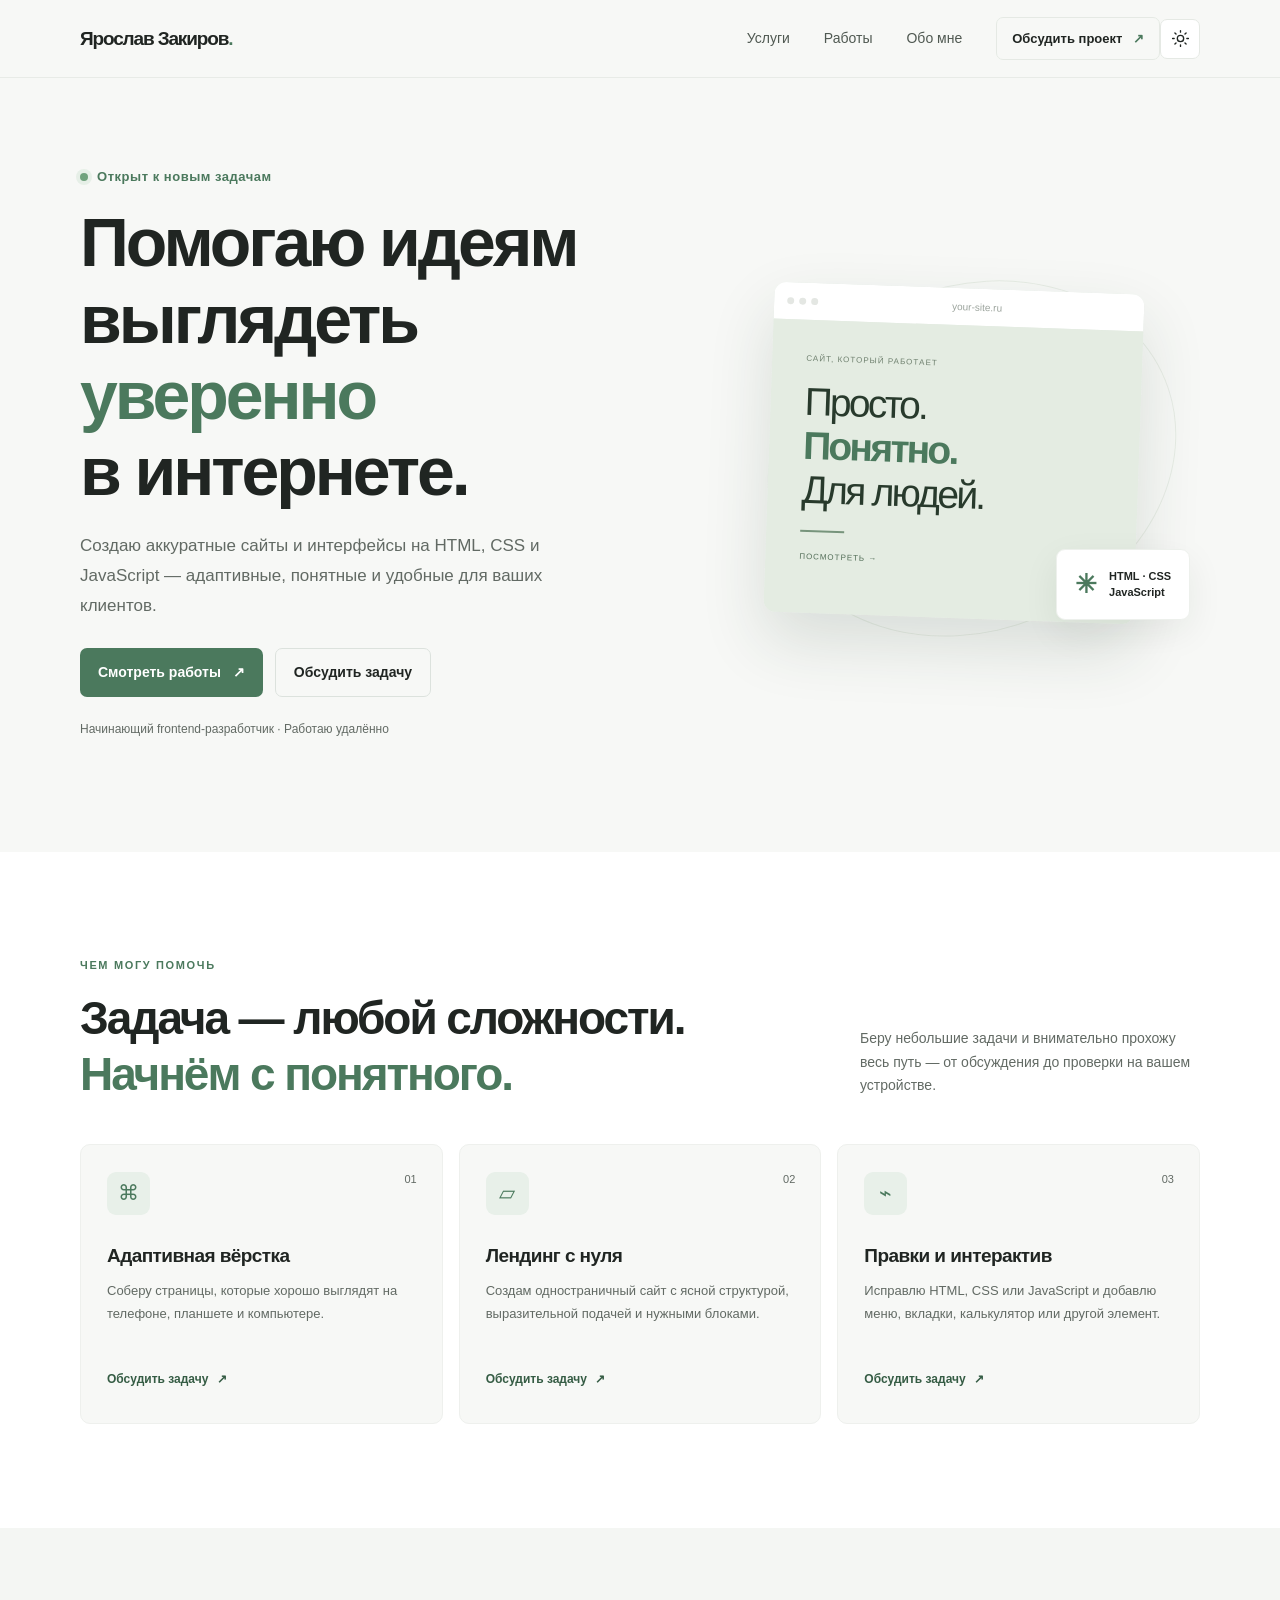
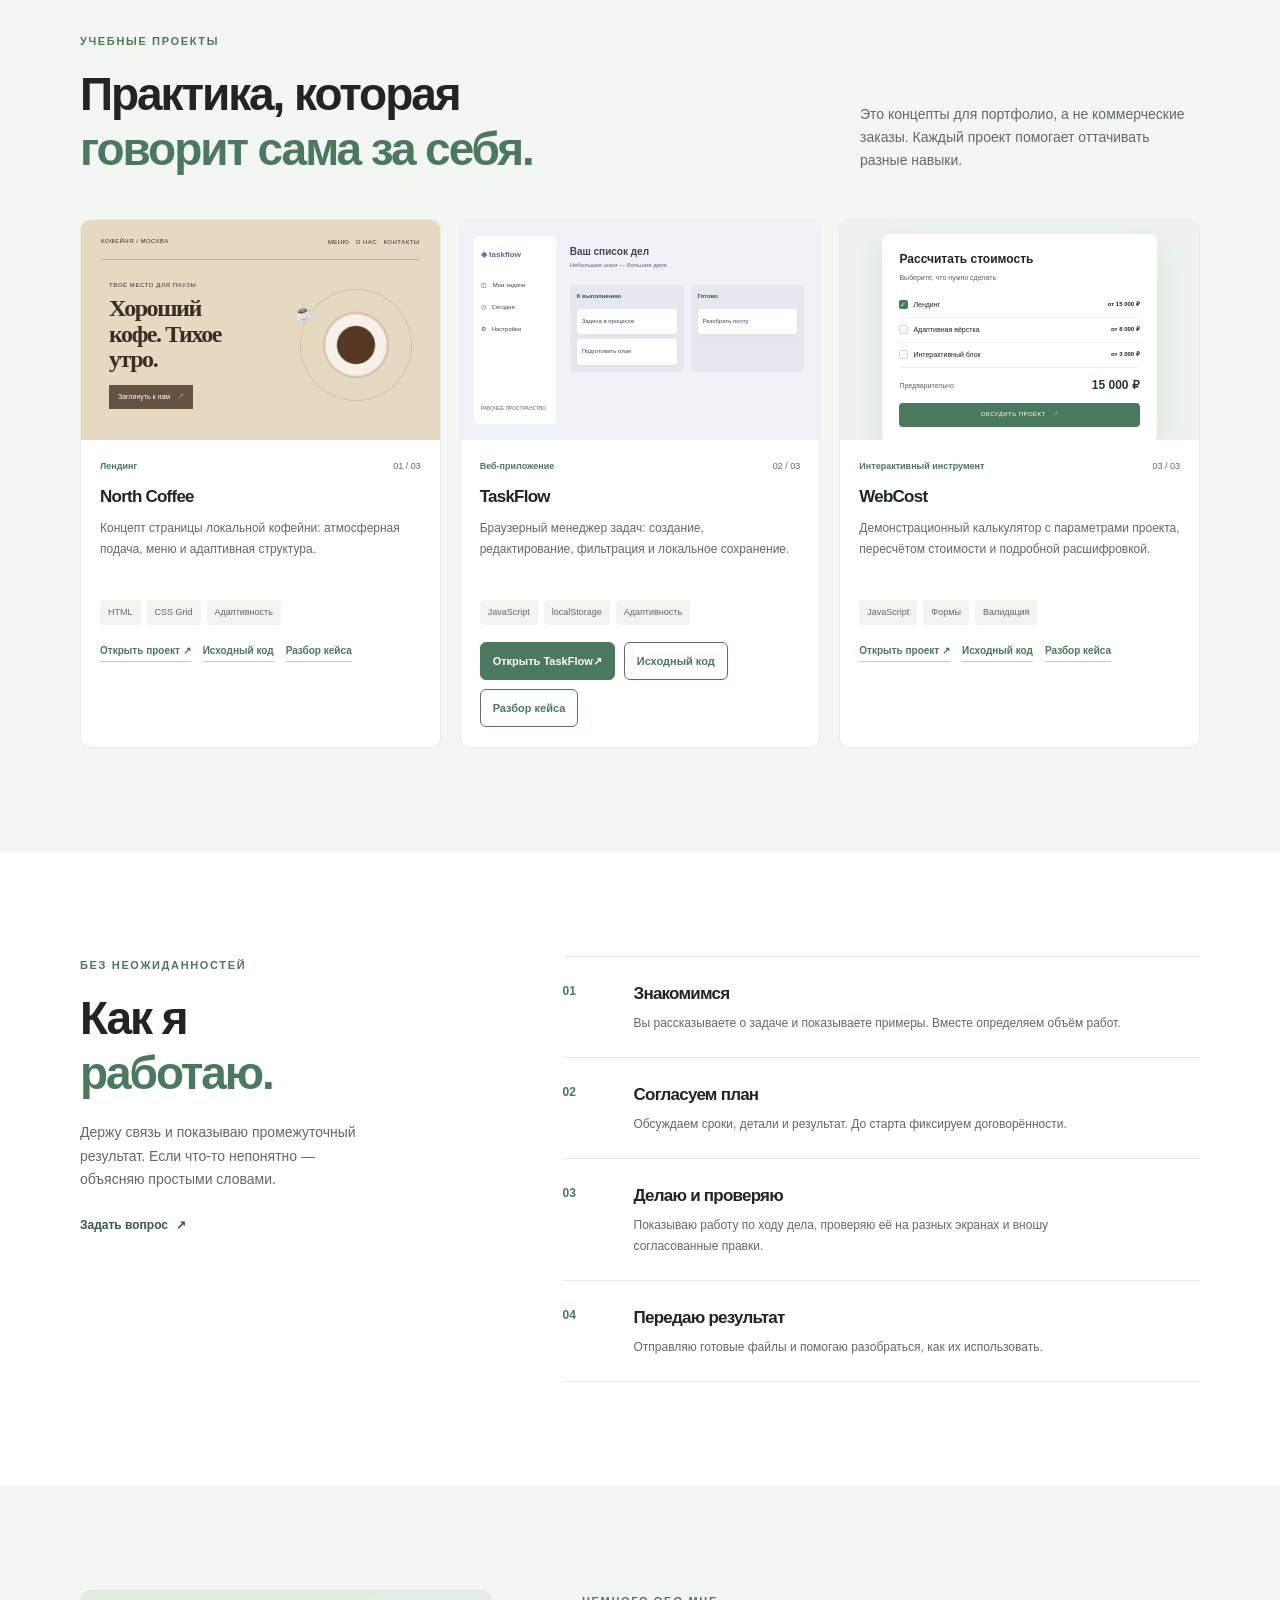
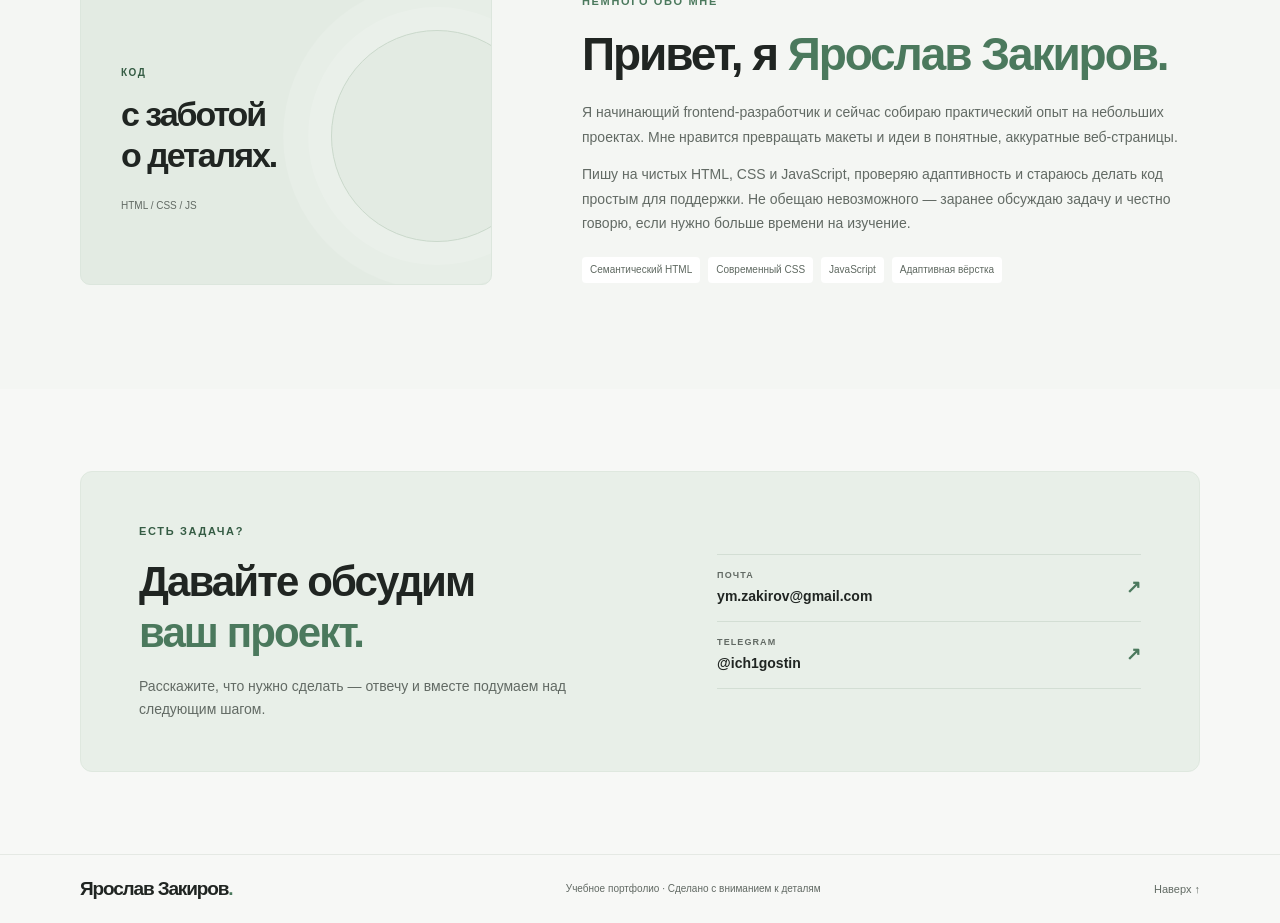
<file: index.html>
<!doctype html>
<html lang="ru">
<head><meta charset="utf-8">
<meta http-equiv="Content-Security-Policy" content="default-src 'self'; script-src 'self'; style-src 'self' 'unsafe-inline' https://fonts.googleapis.com; font-src https://fonts.gstatic.com; img-src 'self' data: https://images.unsplash.com; connect-src 'self' https://images.unsplash.com; base-uri 'self'; object-src 'none'; form-action 'self'">
<meta name="referrer" content="strict-origin-when-cross-origin">
<meta name="robots" content="index, follow">
<meta name="viewport" content="width=device-width, initial-scale=1">
<meta name="description" content="Начинающий frontend-разработчик. Адаптивная вёрстка, лендинги и доработка сайтов на HTML, CSS и JavaScript.">
<meta name="theme-color" content="#f7f8f6">
<meta property="og:type" content="website">
<meta property="og:locale" content="ru_RU">
<meta property="og:site_name" content="Портфолио Ярослава Закирова">
<meta property="og:title" content="Ярослав Закиров — frontend-разработчик">
<meta property="og:description" content="Начинающий frontend-разработчик. Адаптивная вёрстка, лендинги и доработка сайтов на HTML, CSS и JavaScript.">
<meta property="og:url" content="https://fsdfsdfsdf137-ai.github.io/">
<meta property="og:image" content="https://fsdfsdfsdf137-ai.github.io/og-image.png">
<meta property="og:image:type" content="image/png">
<meta property="og:image:width" content="1200">
<meta property="og:image:height" content="630">
<meta property="og:image:alt" content="Портфолио Ярослава Закирова — frontend-разработчик">
<meta name="twitter:card" content="summary_large_image">
<meta name="twitter:title" content="Ярослав Закиров — frontend-разработчик">
<meta name="twitter:description" content="Начинающий frontend-разработчик. Адаптивная вёрстка, лендинги и доработка сайтов на HTML, CSS и JavaScript.">
<meta name="twitter:image" content="https://fsdfsdfsdf137-ai.github.io/og-image.png">
<link rel="canonical" href="https://fsdfsdfsdf137-ai.github.io/">
<link rel="icon" type="image/svg+xml" href="favicon.svg">
<link rel="apple-touch-icon" href="apple-touch-icon.png">
<title>Ярослав Закиров — frontend-разработчик</title>
<link rel="preconnect" href="https://fonts.googleapis.com">
<link rel="preconnect" href="https://fonts.gstatic.com" crossorigin>
<link href="https://fonts.googleapis.com/css2?family=DM+Sans:wght@400;500;600;700&family=Manrope:wght@400;500;600;700;800&display=swap" rel="stylesheet">
<link rel="stylesheet" href="css/style.css">
<script src="js/main.js" defer></script></head>
<body>
  <a class="skip-link" href="#main">Перейти к содержимому</a>
  <header class="site-header">
    <div class="container header-inner">
      <a class="brand" href="#home" aria-label="Ярослав Закиров — на главную">Ярослав Закиров<span>.</span></a>
      <button class="theme-toggle" type="button" aria-label="&#1042;&#1082;&#1083;&#1102;&#1095;&#1080;&#1090;&#1100;&#32;&#1090;&#1105;&#1084;&#1085;&#1091;&#1102;&#32;&#1090;&#1077;&#1084;&#1091;" aria-pressed="false" title="&#1057;&#1084;&#1077;&#1085;&#1080;&#1090;&#1100;&#32;&#1090;&#1077;&#1084;&#1091;">
        <svg class="theme-icon theme-icon-sun" viewBox="0 0 24 24" aria-hidden="true"><circle cx="12" cy="12" r="4"></circle><path d="M12 2v2m0 16v2M4.93 4.93l1.42 1.42m11.3 11.3 1.42 1.42M2 12h2m16 0h2M4.93 19.07l1.42-1.42m11.3-11.3 1.42-1.42"></path></svg>
        <svg class="theme-icon theme-icon-moon" viewBox="0 0 24 24" aria-hidden="true"><path d="M20.5 14.2A8.5 8.5 0 0 1 9.8 3.5 8.5 8.5 0 1 0 20.5 14.2Z"></path></svg>
      </button>
      <button class="menu-toggle" type="button" aria-expanded="false" aria-controls="site-nav" aria-label="Открыть меню"><span></span><span></span></button>
      <nav class="site-nav" id="site-nav" aria-label="Основная навигация">
        <a href="#services">Услуги</a><a href="#projects">Работы</a><a href="#about">Обо мне</a>
        <a class="nav-contact" href="#contacts">Обсудить проект <span aria-hidden="true">↗</span></a>
      </nav>
    </div>
  </header>
  <main id="main">
    <section class="hero section" id="home" aria-labelledby="hero-title"><div class="container hero-grid">
      <div class="hero-copy"><p class="eyebrow"><span class="status-dot"></span> Открыт к новым задачам</p>
        <h1 id="hero-title">Помогаю идеям<br>выглядеть <span>уверенно</span><br>в интернете.</h1>
        <p class="hero-description">Создаю аккуратные сайты и интерфейсы на HTML, CSS и JavaScript — адаптивные, понятные и удобные для ваших клиентов.</p>
        <div class="hero-actions"><a class="button button-primary" href="#projects">Смотреть работы <span aria-hidden="true">↗</span></a><a class="button button-secondary" href="#contacts">Обсудить задачу</a></div>
        <p class="hero-note">Начинающий frontend-разработчик · Работаю удалённо</p>
      </div>
      <div class="hero-visual" aria-hidden="true"><div class="visual-card visual-card-main"><div class="visual-top"><span></span><span></span><span></span><i>your-site.ru</i></div><div class="visual-content"><div class="visual-label">САЙТ, КОТОРЫЙ РАБОТАЕТ</div><div class="visual-title">Просто.<br><b>Понятно.</b><br>Для людей.</div><div class="visual-line"></div><div class="visual-link">ПОСМОТРЕТЬ →</div></div></div><div class="visual-badge"><span class="badge-icon">✳</span><span>HTML · CSS<br>JavaScript</span></div><div class="visual-orbit"></div></div>
    </div></section>
    <section class="section services-section" id="services" aria-labelledby="services-title"><div class="container">
      <div class="section-heading"><div><p class="eyebrow">ЧЕМ МОГУ ПОМОЧЬ</p><h2 id="services-title">Задача — любой сложности.<br><span>Начнём с понятного.</span></h2></div><p class="section-aside">Беру небольшие задачи и внимательно прохожу весь путь — от обсуждения до проверки на вашем устройстве.</p></div>
      <div class="services-grid">
        <article class="service-card"><span class="service-number">01</span><div class="service-icon" aria-hidden="true">⌘</div><h3>Адаптивная вёрстка</h3><p>Соберу страницы, которые хорошо выглядят на телефоне, планшете и компьютере.</p><a href="#contacts" class="text-link">Обсудить задачу <span aria-hidden="true">↗</span></a></article>
        <article class="service-card"><span class="service-number">02</span><div class="service-icon" aria-hidden="true">▱</div><h3>Лендинг с нуля</h3><p>Создам одностраничный сайт с ясной структурой, выразительной подачей и нужными блоками.</p><a href="#contacts" class="text-link">Обсудить задачу <span aria-hidden="true">↗</span></a></article>
        <article class="service-card"><span class="service-number">03</span><div class="service-icon" aria-hidden="true">⌁</div><h3>Правки и интерактив</h3><p>Исправлю HTML, CSS или JavaScript и добавлю меню, вкладки, калькулятор или другой элемент.</p><a href="#contacts" class="text-link">Обсудить задачу <span aria-hidden="true">↗</span></a></article>
      </div>
    </div></section>
    <section class="section projects-section" id="projects" aria-labelledby="projects-title"><div class="container">
      <div class="section-heading"><div><p class="eyebrow">УЧЕБНЫЕ ПРОЕКТЫ</p><h2 id="projects-title">Практика, которая<br><span>говорит сама за себя.</span></h2></div><p class="section-aside">Это концепты для портфолио, а не коммерческие заказы. Каждый проект помогает оттачивать разные навыки.</p></div>
      <div class="projects-grid">
        <article class="project-card"><div class="project-preview cafe-preview" role="img" aria-label="Макет сайта кофейни: тёплые тона, меню и иллюстрация чашки кофе"><div class="cafe-browser"><span>КОФЕЙНЯ / МОСКВА</span><span>МЕНЮ　О НАС　КОНТАКТЫ</span></div><div class="cafe-layout"><div><small>ТВОЁ МЕСТО ДЛЯ ПАУЗЫ</small><b>Хороший<br>кофе. Тихое<br>утро.</b><i>Заглянуть к нам　↗</i></div><div class="coffee-cup"><span>☕</span></div></div></div><div class="project-info"><div class="project-topline"><span class="project-type">Лендинг</span><span class="project-index">01 / 03</span></div><h3>North Coffee</h3><p>Концепт страницы локальной кофейни: атмосферная подача, меню и адаптивная структура.</p><div class="tag-list"><span>HTML</span><span>CSS Grid</span><span>Адаптивность</span></div><div class="project-actions"><a href="north-coffee/" target="_blank" rel="noopener noreferrer">&#1054;&#1090;&#1082;&#1088;&#1099;&#1090;&#1100;&#32;&#1087;&#1088;&#1086;&#1077;&#1082;&#1090; <span aria-hidden="true">&#8599;</span></a><a href="https://github.com/fsdfsdfsdf137-ai/fsdfsdfsdf137-ai.github.io/tree/main/north-coffee" target="_blank" rel="noopener noreferrer">&#1048;&#1089;&#1093;&#1086;&#1076;&#1085;&#1099;&#1081;&#32;&#1082;&#1086;&#1076;</a><a href="cases/north-coffee.html">Разбор кейса</a></div></div></article>
        <article class="project-card"><div class="project-preview task-preview" role="img" aria-label="Макет приложения TaskFlow с колонками задач и боковым меню"><div class="task-sidebar"><b>◈ taskflow</b><span>◫　Мои задачи</span><span>◷　Сегодня</span><span>⚙　Настройки</span><small>РАБОЧЕЕ ПРОСТРАНСТВО</small></div><div class="task-board"><div class="task-greeting">Ваш список дел<small>Небольшие шаги — большие дела</small></div><div class="task-columns"><div><b>К выполнению</b><i>Задача в процессе</i><i>Подготовить план</i></div><div><b>Готово</b><i>Разобрать почту</i></div></div></div></div><div class="project-info"><div class="project-topline"><span class="project-type">Веб-приложение</span><span class="project-index">02 / 03</span></div><h3>TaskFlow</h3><p>Браузерный менеджер задач: создание, редактирование, фильтрация и локальное сохранение.</p><div class="tag-list"><span>JavaScript</span><span>localStorage</span><span>Адаптивность</span></div><div class="project-actions taskflow-actions"><a class="taskflow-open" href="taskflow/" target="_blank" rel="noopener noreferrer">Открыть TaskFlow <span aria-hidden="true">↗</span></a><a class="taskflow-source" href="https://github.com/fsdfsdfsdf137-ai/fsdfsdfsdf137-ai.github.io/tree/main/taskflow" target="_blank" rel="noopener noreferrer">Исходный код</a><a href="cases/taskflow.html">Разбор кейса</a></div></div></article>
        <article class="project-card"><div class="project-preview calc-preview" role="img" aria-label="Макет калькулятора с выбором услуг и итоговой стоимостью"><div class="calc-window"><div class="calc-heading">Рассчитать стоимость<small>Выберите, что нужно сделать</small></div><div class="calc-option"><span class="fake-check checked">✓</span> Лендинг <b>от 15 000 ₽</b></div><div class="calc-option"><span class="fake-check"></span> Адаптивная вёрстка <b>от 8 000 ₽</b></div><div class="calc-option"><span class="fake-check"></span> Интерактивный блок <b>от 3 000 ₽</b></div><div class="calc-total"><span>Предварительно</span><b>15 000 ₽</b></div><div class="calc-cta">ОБСУДИТЬ ПРОЕКТ　↗</div></div></div><div class="project-info"><div class="project-topline"><span class="project-type">Интерактивный инструмент</span><span class="project-index">03 / 03</span></div><h3>WebCost</h3><p>Демонстрационный калькулятор с параметрами проекта, пересчётом стоимости и подробной расшифровкой.</p><div class="tag-list"><span>JavaScript</span><span>Формы</span><span>Валидация</span></div><div class="project-actions"><a href="webcost/" target="_blank" rel="noopener noreferrer">Открыть проект <span aria-hidden="true">↗</span></a><a href="https://github.com/fsdfsdfsdf137-ai/fsdfsdfsdf137-ai.github.io/tree/main/webcost" target="_blank" rel="noopener noreferrer">Исходный код</a><a href="cases/webcost.html">Разбор кейса</a></div></div></article>
      </div>
    </div></section>
    <section class="section process-section" id="process" aria-labelledby="process-title"><div class="container process-layout"><div class="process-intro"><p class="eyebrow">БЕЗ НЕОЖИДАННОСТЕЙ</p><h2 id="process-title">Как я<br><span>работаю.</span></h2><p>Держу связь и показываю промежуточный результат. Если что-то непонятно — объясняю простыми словами.</p><a class="text-link" href="#contacts">Задать вопрос <span aria-hidden="true">↗</span></a></div><div class="process-steps"><article class="process-step"><span class="step-number">01</span><div><h3>Знакомимся</h3><p>Вы рассказываете о задаче и показываете примеры. Вместе определяем объём работ.</p></div></article><article class="process-step"><span class="step-number">02</span><div><h3>Согласуем план</h3><p>Обсуждаем сроки, детали и результат. До старта фиксируем договорённости.</p></div></article><article class="process-step"><span class="step-number">03</span><div><h3>Делаю и проверяю</h3><p>Показываю работу по ходу дела, проверяю её на разных экранах и вношу согласованные правки.</p></div></article><article class="process-step"><span class="step-number">04</span><div><h3>Передаю результат</h3><p>Отправляю готовые файлы и помогаю разобраться, как их использовать.</p></div></article></div></div></section>
    <section class="section about-section" id="about" aria-labelledby="about-title"><div class="container about-layout"><div class="about-mark" aria-hidden="true"><span>КОД</span><b>с заботой<br>о деталях.</b><i>HTML / CSS / JS</i></div><div class="about-copy"><p class="eyebrow">НЕМНОГО ОБО МНЕ</p><h2 id="about-title">Привет, я <span>Ярослав Закиров.</span></h2><p>Я начинающий frontend-разработчик и сейчас собираю практический опыт на небольших проектах. Мне нравится превращать макеты и идеи в понятные, аккуратные веб-страницы.</p><p>Пишу на чистых HTML, CSS и JavaScript, проверяю адаптивность и стараюсь делать код простым для поддержки. Не обещаю невозможного — заранее обсуждаю задачу и честно говорю, если нужно больше времени на изучение.</p><div class="about-skills"><span>Семантический HTML</span><span>Современный CSS</span><span>JavaScript</span><span>Адаптивная вёрстка</span></div></div></div></section>
    <section class="section contact-section" id="contacts" aria-labelledby="contact-title"><div class="container contact-panel"><div><p class="eyebrow">ЕСТЬ ЗАДАЧА?</p><h2 id="contact-title">Давайте обсудим<br><span>ваш проект.</span></h2><p class="contact-description">Расскажите, что нужно сделать — отвечу и вместе подумаем над следующим шагом.</p></div><div class="contact-links"><a class="contact-link" href="mailto:ym.zakirov@gmail.com"><span><small>ПОЧТА</small>ym.zakirov@gmail.com</span><b aria-hidden="true">↗</b></a><a class="contact-link" href="https://t.me/ich1gostin" target="_blank" rel="noopener noreferrer"><span><small>TELEGRAM</small>@ich1gostin</span><b aria-hidden="true">↗</b></a></div></div></section>
  </main>
  <footer class="site-footer"><div class="container footer-inner"><a class="brand" href="#home">Ярослав Закиров<span>.</span></a><p>Учебное портфолио · Сделано с вниманием к деталям</p><a class="back-to-top" href="#home">Наверх ↑</a></div></footer>
</body>
</html>
</file>
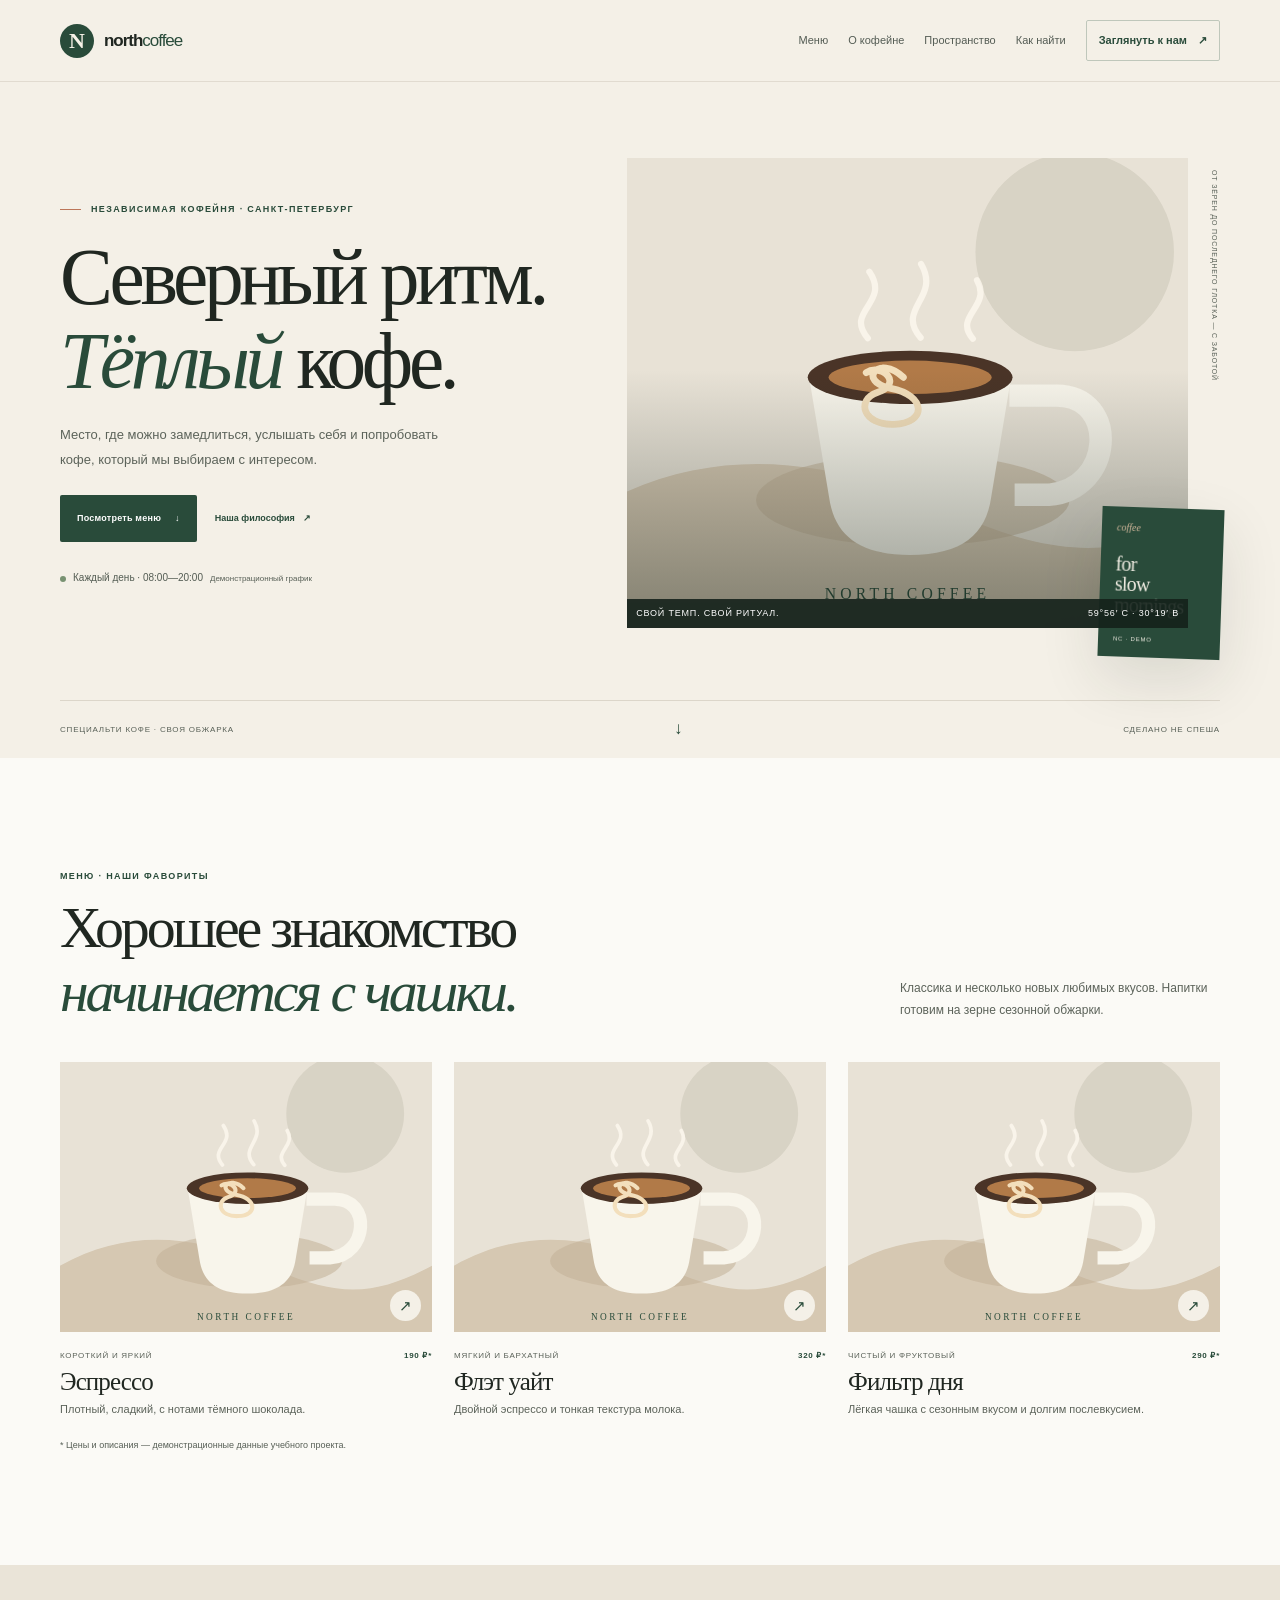
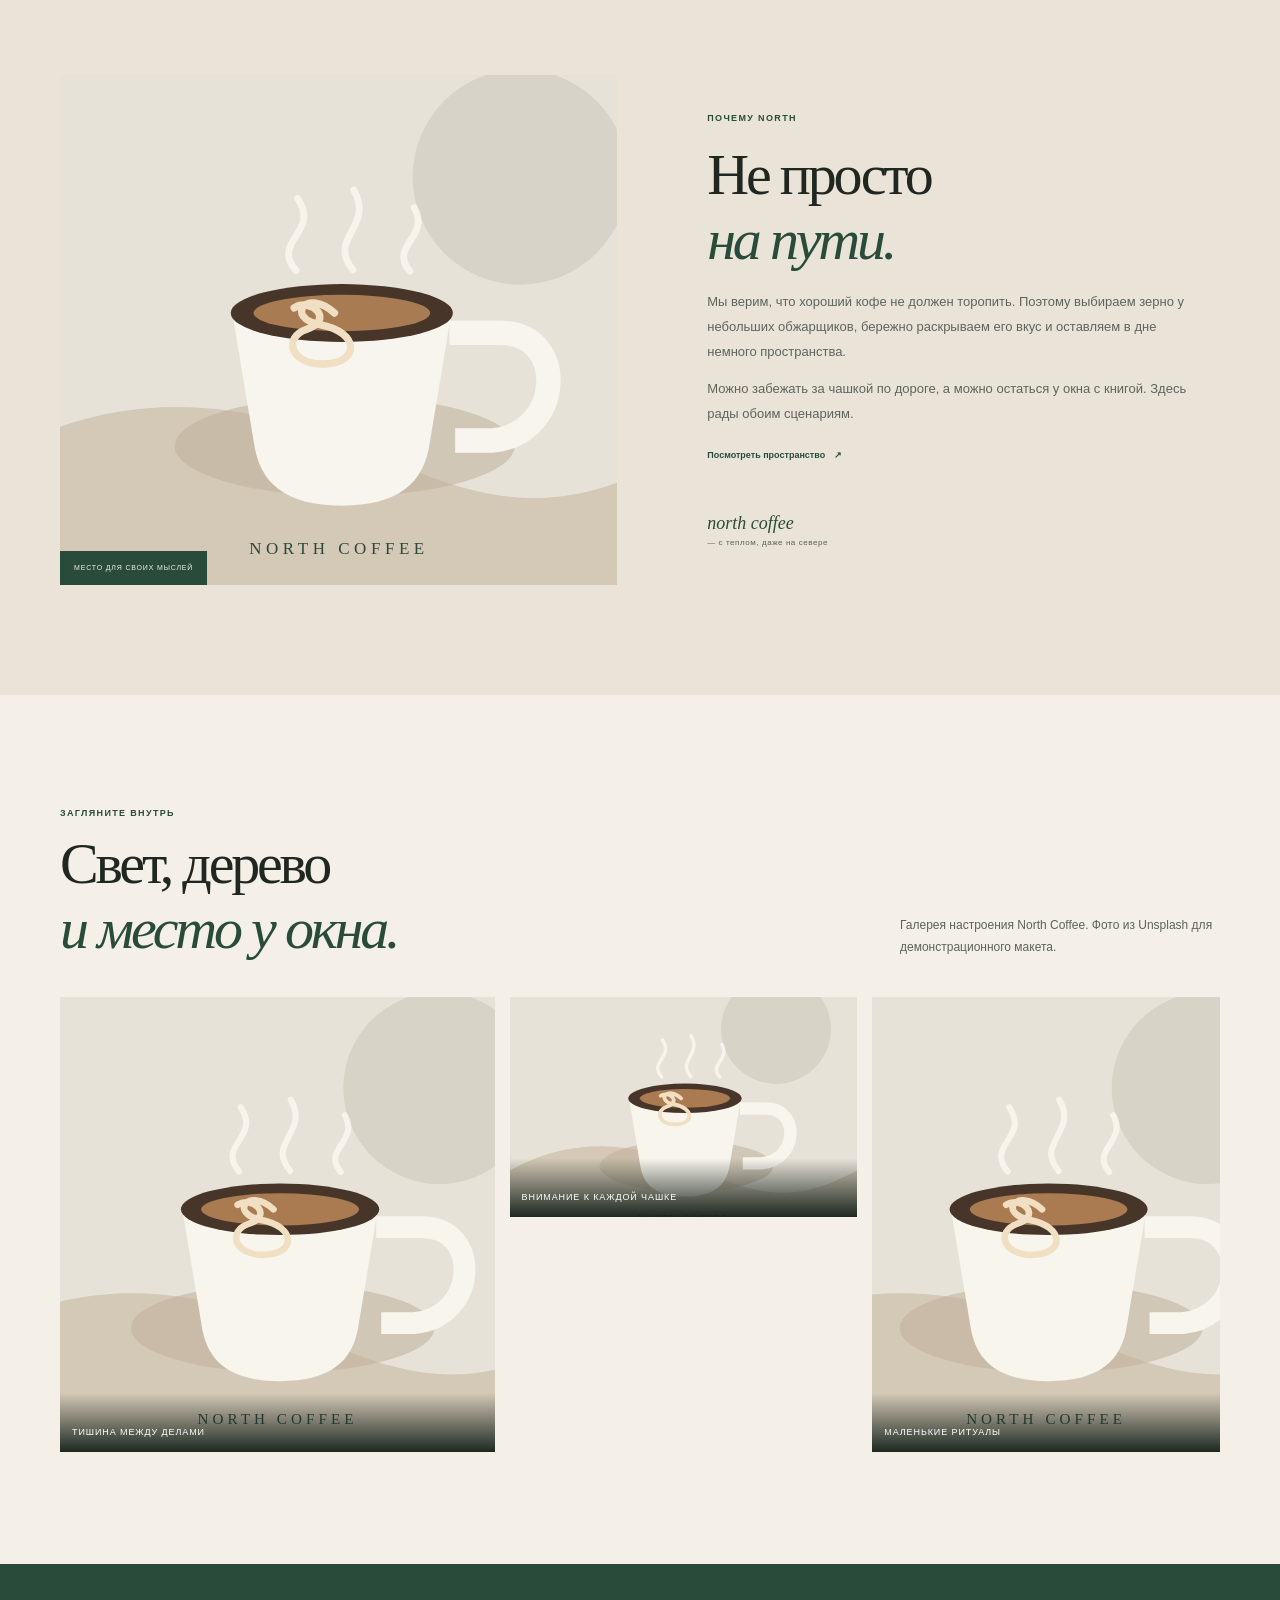
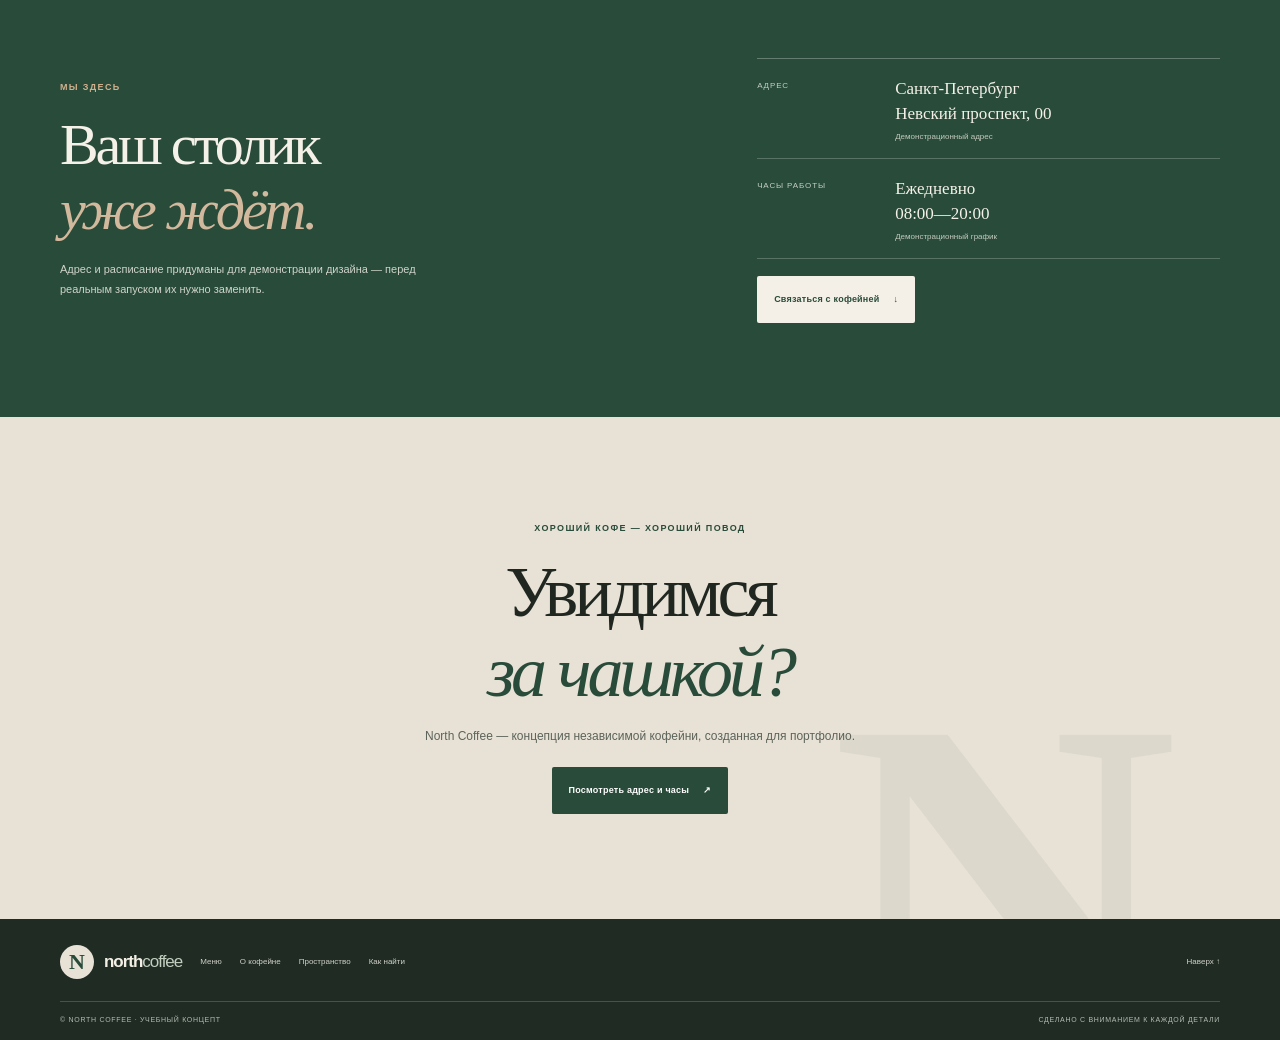
<file: north-coffee/index.html>
<!doctype html>
<html lang="ru">
<head><meta charset="utf-8">
<meta http-equiv="Content-Security-Policy" content="default-src 'self'; script-src 'self'; style-src 'self' 'unsafe-inline' https://fonts.googleapis.com; font-src https://fonts.gstatic.com; img-src 'self' data: https://images.unsplash.com; connect-src 'self' https://images.unsplash.com; base-uri 'self'; object-src 'none'; form-action 'self'">
<meta name="referrer" content="strict-origin-when-cross-origin">
<meta name="robots" content="index, follow">
<meta name="viewport" content="width=device-width, initial-scale=1">
<meta name="description" content="North Coffee — концепция независимой specialty-кофейни: сезонный кофе, тихие утра и внимание к каждой чашке.">
<meta name="theme-color" content="#f4f0e7">
<meta property="og:type" content="website">
<meta property="og:locale" content="ru_RU">
<meta property="og:site_name" content="Портфолио Ярослава Закирова">
<meta property="og:title" content="North Coffee — кофе с характером и паузой">
<meta property="og:description" content="North Coffee — концепция независимой specialty-кофейни: сезонный кофе, тихие утра и внимание к каждой чашке.">
<meta property="og:url" content="https://fsdfsdfsdf137-ai.github.io/north-coffee/">
<meta property="og:image" content="https://fsdfsdfsdf137-ai.github.io/og-image.png">
<meta property="og:image:type" content="image/png">
<meta property="og:image:width" content="1200">
<meta property="og:image:height" content="630">
<meta property="og:image:alt" content="Портфолио Ярослава Закирова — frontend-разработчик">
<meta name="twitter:card" content="summary_large_image">
<meta name="twitter:title" content="North Coffee — кофе с характером и паузой">
<meta name="twitter:description" content="North Coffee — концепция независимой specialty-кофейни: сезонный кофе, тихие утра и внимание к каждой чашке.">
<meta name="twitter:image" content="https://fsdfsdfsdf137-ai.github.io/og-image.png">
<link rel="canonical" href="https://fsdfsdfsdf137-ai.github.io/north-coffee/">
<link rel="icon" type="image/svg+xml" href="../favicon.svg">
<link rel="apple-touch-icon" href="../apple-touch-icon.png">
<title>North Coffee — кофе с характером и паузой</title>
<link rel="preconnect" href="https://fonts.googleapis.com">
<link rel="preconnect" href="https://fonts.gstatic.com" crossorigin>
<link href="https://fonts.googleapis.com/css2?family=DM+Sans:wght@400;500;600;700&family=Playfair+Display:wght@500;600;700&display=swap" rel="stylesheet">
<link rel="stylesheet" href="css/style.css">
<script src="js/main.js" defer></script></head>
<body>
  <a class="skip-link" href="#main">К основному содержимому</a>
  <header class="site-header">
    <div class="container header-inner">
      <a class="brand" href="#home" aria-label="North Coffee — на главную"><span class="brand-mark" aria-hidden="true">N</span><span class="brand-name">north<span>coffee</span></span></a>
      <button class="menu-toggle" type="button" aria-expanded="false" aria-controls="site-nav" aria-label="Открыть меню"><span></span><span></span></button>
      <nav class="site-nav" id="site-nav" aria-label="Основная навигация">
        <a href="#drinks">Меню</a><a href="#story">О кофейне</a><a href="#space">Пространство</a><a href="#visit">Как найти</a>
        <a class="nav-cta" href="#visit">Заглянуть к нам <span aria-hidden="true">↗</span></a>
      </nav>
    </div>
  </header>
  <main id="main">
    <section class="hero" id="home" aria-labelledby="hero-title"><div class="container hero-layout">
      <div class="hero-copy"><p class="eyebrow"><span class="eyebrow-line"></span> НЕЗАВИСИМАЯ КОФЕЙНЯ · САНКТ-ПЕТЕРБУРГ</p>
        <h1 id="hero-title">Северный ритм.<br><em>Тёплый</em> кофе.</h1>
        <p class="hero-description">Место, где можно замедлиться, услышать себя и попробовать кофе, который мы выбираем с интересом.</p>
        <div class="hero-actions"><a class="button button-dark" href="#drinks">Посмотреть меню <span aria-hidden="true">↓</span></a><a class="quiet-link" href="#story">Наша философия <span aria-hidden="true">↗</span></a></div>
        <p class="hero-footnote"><span class="open-dot" aria-hidden="true"></span> Каждый день · 08:00—20:00 <span class="footnote-demo">Демонстрационный график</span></p>
      </div>
      <div class="hero-visual"><figure class="hero-photo photo-frame"><img src="assets/photo-placeholder.svg" data-photo="https://images.unsplash.com/photo-1445116572660-236099ec97a0?auto=format&fit=crop&w=1500&q=85" alt="Уютный интерьер кофейни с деревянными столами и мягким дневным светом" fetchpriority="high"><figcaption class="photo-caption"><span>СВОЙ ТЕМП. СВОЙ РИТУАЛ.</span><span>59°56′ С · 30°19′ В</span></figcaption></figure>
        <div class="hero-stamp" aria-hidden="true"><span>coffee</span><b>for<br>slow<br>mornings</b><i>NC · DEMO</i></div><span class="hero-side-note" aria-hidden="true">ОТ ЗЁРЕН ДО ПОСЛЕДНЕГО ГЛОТКА — С ЗАБОТОЙ</span></div>
    </div><div class="hero-bottom container"><span>СПЕЦИАЛЬТИ КОФЕ · СВОЯ ОБЖАРКА</span><a href="#drinks" aria-label="Прокрутить к меню">↓</a><span>СДЕЛАНО НЕ СПЕША</span></div></section>

    <section class="section drinks-section" id="drinks" aria-labelledby="drinks-title"><div class="container">
      <div class="section-heading"><div><p class="eyebrow">МЕНЮ · НАШИ ФАВОРИТЫ</p><h2 id="drinks-title">Хорошее знакомство<br><em>начинается с чашки.</em></h2></div><p class="section-note">Классика и несколько новых любимых вкусов. Напитки готовим на зерне сезонной обжарки.</p></div>
      <div class="drinks-grid">
        <article class="drink-card"><button class="drink-trigger" type="button" data-drink="espresso" aria-haspopup="dialog" aria-label="Подробнее об эспрессо"><span class="drink-image photo-frame"><img src="assets/photo-placeholder.svg" data-photo="https://images.unsplash.com/photo-1511920170033-f8396924c348?auto=format&fit=crop&w=900&q=82" alt="Эспрессо в керамической чашке на деревянной стойке" loading="lazy"><span class="drink-open" aria-hidden="true">↗</span></span><span class="drink-meta"><span class="drink-kind">КОРОТКИЙ И ЯРКИЙ</span><span class="drink-price">190 ₽*</span></span><span class="drink-title">Эспрессо</span><span class="drink-description">Плотный, сладкий, с нотами тёмного шоколада.</span></button></article>
        <article class="drink-card"><button class="drink-trigger" type="button" data-drink="flat-white" aria-haspopup="dialog" aria-label="Подробнее о флэт уайте"><span class="drink-image photo-frame"><img src="assets/photo-placeholder.svg" data-photo="https://images.unsplash.com/photo-1509042239860-f550ce710b93?auto=format&fit=crop&w=900&q=82" alt="Молочный кофейный напиток с латте-артом" loading="lazy"><span class="drink-open" aria-hidden="true">↗</span></span><span class="drink-meta"><span class="drink-kind">МЯГКИЙ И БАРХАТНЫЙ</span><span class="drink-price">320 ₽*</span></span><span class="drink-title">Флэт уайт</span><span class="drink-description">Двойной эспрессо и тонкая текстура молока.</span></button></article>
        <article class="drink-card"><button class="drink-trigger" type="button" data-drink="filter" aria-haspopup="dialog" aria-label="Подробнее о фильтр-кофе"><span class="drink-image photo-frame"><img src="assets/photo-placeholder.svg" data-photo="https://images.unsplash.com/photo-1495474472287-4d71bcdd2085?auto=format&fit=crop&w=900&q=82" alt="Фильтр-кофе и зёрна свежей обжарки" loading="lazy"><span class="drink-open" aria-hidden="true">↗</span></span><span class="drink-meta"><span class="drink-kind">ЧИСТЫЙ И ФРУКТОВЫЙ</span><span class="drink-price">290 ₽*</span></span><span class="drink-title">Фильтр дня</span><span class="drink-description">Лёгкая чашка с сезонным вкусом и долгим послевкусием.</span></button></article>
      </div><p class="demo-note">* Цены и описания — демонстрационные данные учебного проекта.</p>
    </div></section>    <section class="story-section" id="story" aria-labelledby="story-title"><div class="container story-layout">
      <div class="story-image photo-frame"><img src="assets/photo-placeholder.svg" data-photo="https://images.unsplash.com/photo-1554118811-1e0d58224f24?auto=format&fit=crop&w=1200&q=85" alt="Светлый зал небольшой независимой кофейни" loading="lazy"><span class="story-image-label">МЕСТО ДЛЯ СВОИХ МЫСЛЕЙ</span></div>
      <div class="story-copy"><p class="eyebrow">ПОЧЕМУ NORTH</p><h2 id="story-title">Не просто<br><em>на пути.</em></h2><p>Мы верим, что хороший кофе не должен торопить. Поэтому выбираем зерно у небольших обжарщиков, бережно раскрываем его вкус и оставляем в дне немного пространства.</p><p>Можно забежать за чашкой по дороге, а можно остаться у окна с книгой. Здесь рады обоим сценариям.</p><a class="text-link" href="#space">Посмотреть пространство <span aria-hidden="true">↗</span></a><div class="story-signature" aria-hidden="true">north coffee <span>— с теплом, даже на севере</span></div></div>
    </div></section>
    <section class="section space-section" id="space" aria-labelledby="space-title"><div class="container">
      <div class="section-heading space-heading"><div><p class="eyebrow">ЗАГЛЯНИТЕ ВНУТРЬ</p><h2 id="space-title">Свет, дерево<br><em>и место у окна.</em></h2></div><p class="section-note">Галерея настроения North Coffee. Фото из Unsplash для демонстрационного макета.</p></div>
      <div class="gallery-grid">
        <figure class="gallery-item gallery-tall photo-frame"><img src="assets/photo-placeholder.svg" data-photo="https://images.unsplash.com/photo-1501339847302-ac426a4a7cbb?auto=format&fit=crop&w=1200&q=85" alt="Зал кофейни с деревянной мебелью и зелёными растениями" loading="lazy"><figcaption>ТИШИНА МЕЖДУ ДЕЛАМИ</figcaption></figure>
        <figure class="gallery-item photo-frame"><img src="assets/photo-placeholder.svg" data-photo="https://images.unsplash.com/photo-1442512595331-e89e73853f31?auto=format&fit=crop&w=900&q=82" alt="Бариста готовит кофе на профессиональной кофемашине" loading="lazy"><figcaption>ВНИМАНИЕ К КАЖДОЙ ЧАШКЕ</figcaption></figure>
        <figure class="gallery-item photo-frame"><img src="assets/photo-placeholder.svg" data-photo="https://images.unsplash.com/photo-1498804103079-a6351b050096?auto=format&fit=crop&w=900&q=82" alt="Кофейные зёрна и чашка кофе на столе" loading="lazy"><figcaption>МАЛЕНЬКИЕ РИТУАЛЫ</figcaption></figure>
      </div>
    </div></section>
    <section class="visit-section" id="visit" aria-labelledby="visit-title"><div class="container visit-layout">
      <div><p class="eyebrow">МЫ ЗДЕСЬ</p><h2 id="visit-title">Ваш столик<br><em>уже ждёт.</em></h2><p class="visit-note">Адрес и расписание придуманы для демонстрации дизайна — перед реальным запуском их нужно заменить.</p></div>
      <div class="visit-details"><div class="detail-row"><span>АДРЕС</span><p>Санкт-Петербург<br>Невский проспект, 00 <small>Демонстрационный адрес</small></p></div><div class="detail-row"><span>ЧАСЫ РАБОТЫ</span><p>Ежедневно<br>08:00—20:00 <small>Демонстрационный график</small></p></div><a class="button button-light" href="#contacts">Связаться с кофейней <span aria-hidden="true">↓</span></a></div>
    </div></section>
    <section class="contact-section" id="contacts" aria-labelledby="contact-title"><div class="container contact-inner"><p class="eyebrow">ХОРОШИЙ КОФЕ — ХОРОШИЙ ПОВОД</p><h2 id="contact-title">Увидимся<br><em>за чашкой?</em></h2><p>North Coffee — концепция независимой кофейни, созданная для портфолио.</p><a class="button button-dark" href="#visit">Посмотреть адрес и часы <span aria-hidden="true">↗</span></a></div><div class="contact-decoration" aria-hidden="true">N</div></section>
  </main>
  <footer class="site-footer"><div class="container footer-top"><a class="brand brand-footer" href="#home"><span class="brand-mark" aria-hidden="true">N</span><span class="brand-name">north<span>coffee</span></span></a><nav aria-label="Навигация в подвале"><a href="#drinks">Меню</a><a href="#story">О кофейне</a><a href="#space">Пространство</a><a href="#visit">Как найти</a></nav><a class="footer-top-link" href="#home">Наверх ↑</a></div><div class="container footer-bottom"><span>© NORTH COFFEE · УЧЕБНЫЙ КОНЦЕПТ</span><span>СДЕЛАНО С ВНИМАНИЕМ К КАЖДОЙ ДЕТАЛИ</span></div></footer>
  <dialog class="drink-dialog" aria-labelledby="dialog-title" aria-describedby="dialog-description"><button class="dialog-close" type="button" aria-label="Закрыть описание">×</button><p class="eyebrow" id="dialog-kicker">NORTH COFFEE · МЕНЮ</p><h2 id="dialog-title">Напиток</h2><p id="dialog-description"></p><dl class="dialog-notes"><div><dt>Профиль</dt><dd id="dialog-profile"></dd></div><div><dt>Объём</dt><dd id="dialog-size"></dd></div></dl><p class="dialog-demo">Описание и цена — демонстрационные.</p></dialog>
</body>
</html>
</file>
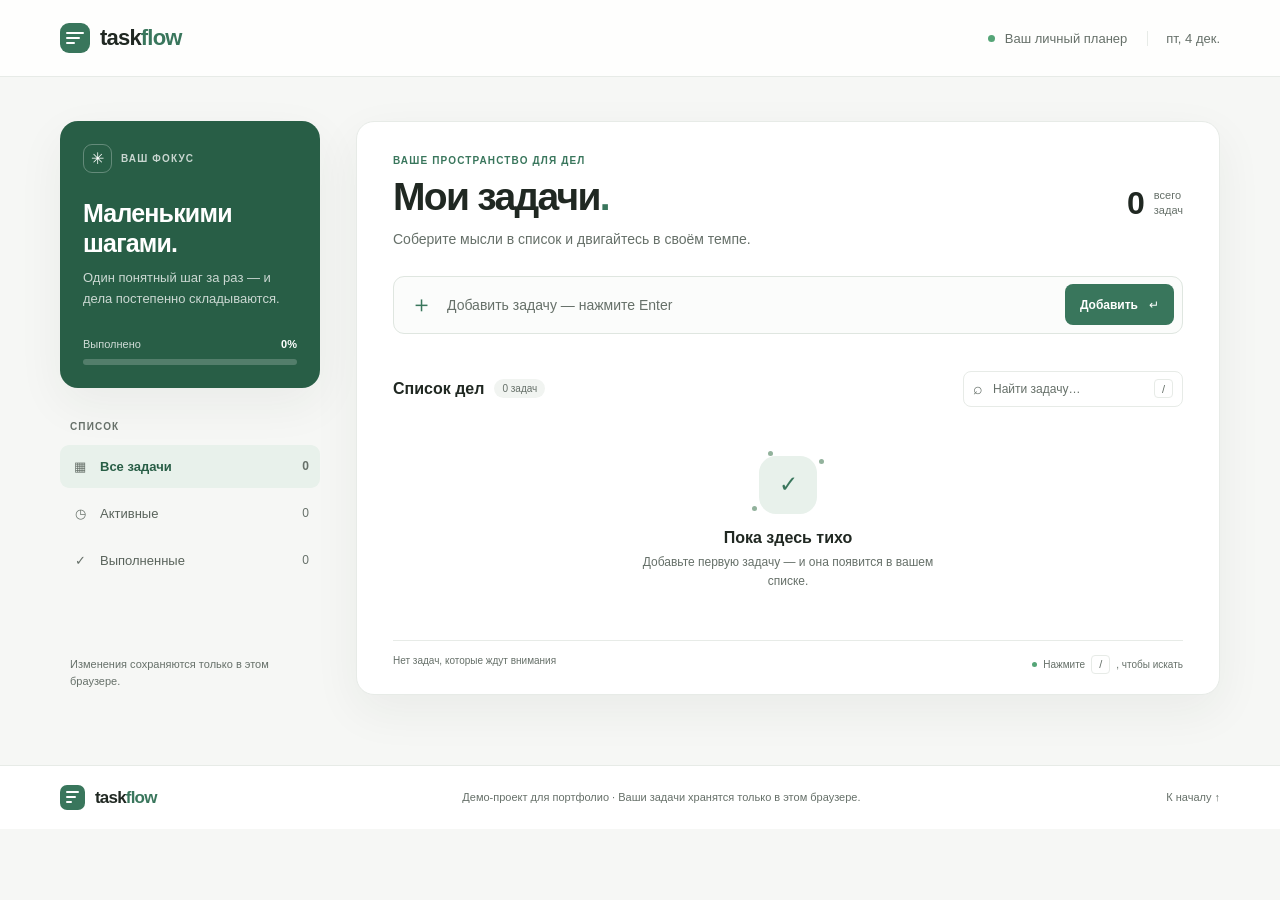
<file: taskflow/index.html>
<!doctype html>
<html lang="ru">
<head><meta charset="utf-8">
<meta http-equiv="Content-Security-Policy" content="default-src 'self'; script-src 'self'; style-src 'self' 'unsafe-inline' https://fonts.googleapis.com; font-src https://fonts.gstatic.com; img-src 'self' data: https://images.unsplash.com; connect-src 'self' https://images.unsplash.com; base-uri 'self'; object-src 'none'; form-action 'self'">
<meta name="referrer" content="strict-origin-when-cross-origin">
<meta name="robots" content="index, follow">
<meta name="viewport" content="width=device-width, initial-scale=1">
<meta name="description" content="TaskFlow — лёгкий менеджер личных дел. Добавляйте задачи, отмечайте выполненное и находите нужное поиском.">
<meta name="theme-color" content="#f6f7f5">
<meta property="og:type" content="website">
<meta property="og:locale" content="ru_RU">
<meta property="og:site_name" content="Портфолио Ярослава Закирова">
<meta property="og:title" content="TaskFlow — личный список задач">
<meta property="og:description" content="TaskFlow — лёгкий менеджер личных дел. Добавляйте задачи, отмечайте выполненное и находите нужное поиском.">
<meta property="og:url" content="https://fsdfsdfsdf137-ai.github.io/taskflow/">
<meta property="og:image" content="https://fsdfsdfsdf137-ai.github.io/og-image.png">
<meta property="og:image:type" content="image/png">
<meta property="og:image:width" content="1200">
<meta property="og:image:height" content="630">
<meta property="og:image:alt" content="Портфолио Ярослава Закирова — frontend-разработчик">
<meta name="twitter:card" content="summary_large_image">
<meta name="twitter:title" content="TaskFlow — личный список задач">
<meta name="twitter:description" content="TaskFlow — лёгкий менеджер личных дел. Добавляйте задачи, отмечайте выполненное и находите нужное поиском.">
<meta name="twitter:image" content="https://fsdfsdfsdf137-ai.github.io/og-image.png">
<link rel="canonical" href="https://fsdfsdfsdf137-ai.github.io/taskflow/">
<link rel="icon" type="image/svg+xml" href="../favicon.svg">
<link rel="apple-touch-icon" href="../apple-touch-icon.png">
<title>TaskFlow — личный список задач</title>
<link rel="preconnect" href="https://fonts.googleapis.com">
<link rel="preconnect" href="https://fonts.gstatic.com" crossorigin>
<link href="https://fonts.googleapis.com/css2?family=DM+Sans:wght@400;500;600;700&family=Manrope:wght@400;500;600;700;800&display=swap" rel="stylesheet">
<link rel="stylesheet" href="css/style.css">
<script src="js/main.js" defer></script></head>
<body>
  <a class="skip-link" href="#main">Перейти к задачам</a>
  <header class="app-header">
    <div class="container header-inner">
      <a class="brand" href="#main" aria-label="TaskFlow — к списку задач"><span class="brand-mark" aria-hidden="true"><i></i><i></i><i></i></span><span>task<span>flow</span></span></a>
      <div class="header-meta"><span class="sync-indicator" aria-hidden="true"></span><span>Ваш личный планер</span><time id="today-date"></time></div>
    </div>
  </header>
  <main class="container dashboard-layout" id="main">
    <aside class="task-sidebar" aria-label="Обзор задач">
      <section class="focus-card" aria-labelledby="focus-title">
        <div class="focus-card-top"><span class="focus-icon" aria-hidden="true">✳</span><span class="focus-label">ВАШ ФОКУС</span></div>
        <h2 id="focus-title">Маленькими<br>шагами.</h2>
        <p>Один понятный шаг за раз — и дела постепенно складываются.</p>
        <div class="progress-block"><div class="progress-label"><span>Выполнено</span><strong id="progress-label">0%</strong></div><div class="progress-track" id="progress-track" role="progressbar" aria-label="Доля выполненных задач" aria-valuemin="0" aria-valuemax="100" aria-valuenow="0"><span id="progress-bar"></span></div></div>
      </section>
      <section class="sidebar-section" aria-labelledby="filters-title">
        <h2 class="sidebar-heading" id="filters-title">СПИСОК</h2>
        <nav class="filter-list" aria-label="Фильтр задач">
          <button class="filter-button is-active" type="button" data-filter="all" aria-pressed="true"><span class="filter-symbol" aria-hidden="true">▦</span><span>Все задачи</span><span class="filter-count" id="all-count">0</span></button>
          <button class="filter-button" type="button" data-filter="active" aria-pressed="false"><span class="filter-symbol" aria-hidden="true">◷</span><span>Активные</span><span class="filter-count" id="active-count">0</span></button>
          <button class="filter-button" type="button" data-filter="completed" aria-pressed="false"><span class="filter-symbol" aria-hidden="true">✓</span><span>Выполненные</span><span class="filter-count" id="completed-count">0</span></button>
        </nav>
      </section>
      <div class="sidebar-bottom"><p class="storage-note" id="storage-status" role="status" aria-live="polite">Изменения сохраняются в этом браузере.</p><button class="clear-completed" id="clear-completed" type="button" hidden>Удалить выполненные</button></div>
    </aside>

    <section class="task-panel" aria-labelledby="page-title">
      <div class="panel-heading"><div><p class="eyebrow">ВАШЕ ПРОСТРАНСТВО ДЛЯ ДЕЛ</p><h1 id="page-title">Мои задачи<span>.</span></h1><p class="panel-subtitle">Соберите мысли в список и двигайтесь в своём темпе.</p></div><div class="task-total"><strong id="total-count">0</strong><span>всего<br>задач</span></div></div>
      <form class="add-task-form" id="add-task-form" novalidate>
        <label class="visually-hidden" for="new-task-input">Название новой задачи</label>
        <span class="input-symbol" aria-hidden="true">＋</span>
        <input id="new-task-input" name="task" type="text" maxlength="120" autocomplete="off" placeholder="Добавить задачу — нажмите Enter" aria-describedby="form-message">
        <button class="add-button" type="submit"><span class="add-button-label">Добавить</span><span aria-hidden="true">↵</span></button>
      </form>
      <p class="form-message" id="form-message" role="status" aria-live="polite"></p>
      <div class="task-toolbar">
        <div class="toolbar-title"><h2>Список дел</h2><span class="visible-count" id="visible-count">0 задач</span></div>
        <label class="search-field"><span class="visually-hidden">Поиск по задачам</span><span aria-hidden="true">⌕</span><input id="search-input" type="search" placeholder="Найти задачу…" autocomplete="off"><kbd>/</kbd></label>
      </div>
      <div class="mobile-filters" role="group" aria-label="Фильтр задач">
        <button class="filter-chip is-active" type="button" data-filter="all" aria-pressed="true">Все <span id="mobile-all-count">0</span></button>
        <button class="filter-chip" type="button" data-filter="active" aria-pressed="false">Активные <span id="mobile-active-count">0</span></button>
        <button class="filter-chip" type="button" data-filter="completed" aria-pressed="false">Готово <span id="mobile-completed-count">0</span></button>
      </div>
      <ul class="task-list" id="task-list" aria-label="Ваши задачи"></ul>
      <div class="empty-state" id="empty-state" hidden>
        <div class="empty-illustration" aria-hidden="true"><span>✓</span><i></i><i></i><i></i></div>
        <h2 id="empty-title">Пока здесь тихо</h2><p id="empty-description">Добавьте первую задачу — и она появится в вашем списке.</p>
        <button class="empty-action" id="empty-action" type="button" hidden>Сбросить поиск</button>
      </div>
      <div class="list-footer"><span id="remaining-summary">Нет задач, которые ждут внимания</span><span><span class="keyboard-dot" aria-hidden="true"></span> Нажмите <kbd>/</kbd>, чтобы искать</span></div>
    </section>
  </main>
  <footer class="app-footer"><div class="container footer-inner"><a class="brand footer-brand" href="#main"><span class="brand-mark" aria-hidden="true"><i></i><i></i><i></i></span><span>task<span>flow</span></span></a><p>Демо-проект для портфолио · Ваши задачи хранятся только в этом браузере.</p><a href="#main">К началу ↑</a></div></footer>
</body>
</html>
</file>
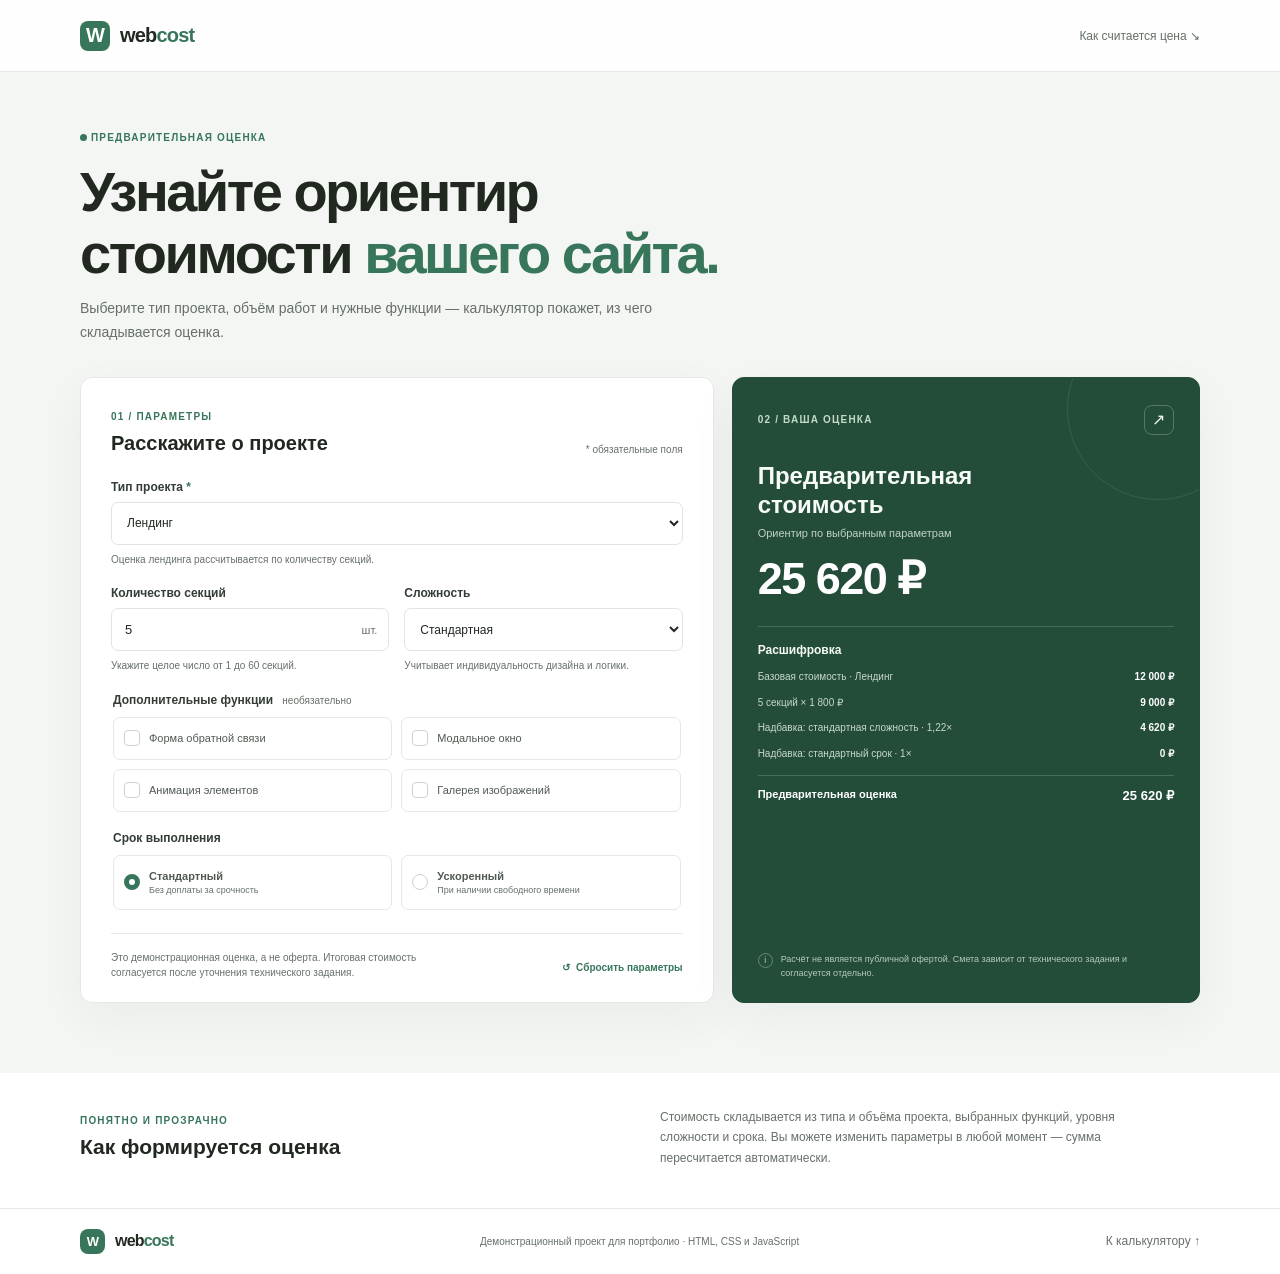
<file: webcost/index.html>
<!doctype html>
<html lang="ru">
<head><meta charset="utf-8">
<meta http-equiv="Content-Security-Policy" content="default-src 'self'; script-src 'self'; style-src 'self' 'unsafe-inline' https://fonts.googleapis.com; font-src https://fonts.gstatic.com; img-src 'self' data: https://images.unsplash.com; connect-src 'self' https://images.unsplash.com; base-uri 'self'; object-src 'none'; form-action 'self'">
<meta name="referrer" content="strict-origin-when-cross-origin">
<meta name="robots" content="index, follow">
<meta name="viewport" content="width=device-width, initial-scale=1">
<meta name="description" content="WebCost — демонстрационный калькулятор предварительной оценки стоимости веб-разработки.">
<meta name="theme-color" content="#f4f6f3">
<meta property="og:type" content="website">
<meta property="og:locale" content="ru_RU">
<meta property="og:site_name" content="Портфолио Ярослава Закирова">
<meta property="og:title" content="WebCost — калькулятор стоимости веб-разработки">
<meta property="og:description" content="WebCost — демонстрационный калькулятор предварительной оценки стоимости веб-разработки.">
<meta property="og:url" content="https://fsdfsdfsdf137-ai.github.io/webcost/">
<meta property="og:image" content="https://fsdfsdfsdf137-ai.github.io/og-image.png">
<meta property="og:image:type" content="image/png">
<meta property="og:image:width" content="1200">
<meta property="og:image:height" content="630">
<meta property="og:image:alt" content="Портфолио Ярослава Закирова — frontend-разработчик">
<meta name="twitter:card" content="summary_large_image">
<meta name="twitter:title" content="WebCost — калькулятор стоимости веб-разработки">
<meta name="twitter:description" content="WebCost — демонстрационный калькулятор предварительной оценки стоимости веб-разработки.">
<meta name="twitter:image" content="https://fsdfsdfsdf137-ai.github.io/og-image.png">
<link rel="canonical" href="https://fsdfsdfsdf137-ai.github.io/webcost/">
<link rel="icon" type="image/svg+xml" href="../favicon.svg">
<link rel="apple-touch-icon" href="../apple-touch-icon.png">
<title>WebCost — калькулятор стоимости веб-разработки</title>
<link rel="stylesheet" href="css/style.css">
<script src="js/main.js" defer></script></head>
<body>
  <a class="skip-link" href="#calculator">Перейти к калькулятору</a>
  <header class="site-header">
    <div class="container header-inner">
      <a class="brand" href="#top" aria-label="WebCost — на главную"><span class="brand-symbol" aria-hidden="true">W</span><span>web<span>cost</span></span></a>
      <a class="header-link" href="#how-it-works">Как считается цена <span aria-hidden="true">↘</span></a>
    </div>
  </header>
  <main id="top">
    <section class="intro container" aria-labelledby="page-title">
      <p class="eyebrow"><span></span> ПРЕДВАРИТЕЛЬНАЯ ОЦЕНКА</p>
      <h1 id="page-title">Узнайте ориентир<br>стоимости <em>вашего сайта.</em></h1>
      <p class="intro-text">Выберите тип проекта, объём работ и нужные функции — калькулятор покажет, из чего складывается оценка.</p>
    </section>
    <section class="calculator container" id="calculator" aria-label="Калькулятор стоимости веб-разработки">
      <form class="calculator-form" id="cost-form" novalidate>
        <div class="form-heading"><div><span class="step-label">01 / ПАРАМЕТРЫ</span><h2>Расскажите о проекте</h2></div><span class="required-note">* обязательные поля</span></div>
        <div class="field-grid">
          <div class="field field-wide">
            <label for="project-type">Тип проекта <span aria-hidden="true">*</span></label>
            <select id="project-type" name="projectType" required>
              <option value="block">Небольшой блок или секция</option>
              <option value="landing" selected>Лендинг</option>
              <option value="multipage">Многостраничный сайт</option>
            </select>
            <small class="field-hint" id="type-hint">Оценка лендинга рассчитывается по количеству секций.</small>
          </div>
          <div class="field">
            <label for="quantity" id="quantity-label">Количество секций</label>
            <div class="number-control"><input id="quantity" name="quantity" type="number" min="1" max="60" step="1" value="5" inputmode="numeric" required aria-describedby="quantity-hint quantity-error"><span>шт.</span></div>
            <small class="field-hint" id="quantity-hint">Укажите целое число от 1 до 60.</small>
            <small class="field-error" id="quantity-error" aria-live="polite"></small>
          </div>
          <div class="field">
            <label for="complexity">Сложность</label>
            <select id="complexity" name="complexity">
              <option value="basic">Базовая</option>
              <option value="standard" selected>Стандартная</option>
              <option value="advanced">Расширенная</option>
            </select>
            <small class="field-hint">Учитывает индивидуальность дизайна и логики.</small>
          </div>
          <fieldset class="field field-wide feature-field">
            <legend>Дополнительные функции <span class="optional-label">необязательно</span></legend>
            <div class="feature-grid">
              <label class="feature-option"><input type="checkbox" name="feature" value="form"><span class="custom-check" aria-hidden="true"></span><span>Форма обратной связи</span></label>
              <label class="feature-option"><input type="checkbox" name="feature" value="modal"><span class="custom-check" aria-hidden="true"></span><span>Модальное окно</span></label>
              <label class="feature-option"><input type="checkbox" name="feature" value="animation"><span class="custom-check" aria-hidden="true"></span><span>Анимация элементов</span></label>
              <label class="feature-option"><input type="checkbox" name="feature" value="gallery"><span class="custom-check" aria-hidden="true"></span><span>Галерея изображений</span></label>
            </div>
          </fieldset>
          <fieldset class="field field-wide urgency-field">
            <legend>Срок выполнения</legend>
            <div class="urgency-options">
              <label class="urgency-option"><input type="radio" name="urgency" value="standard" checked><span class="radio-mark" aria-hidden="true"></span><span><strong>Стандартный</strong><small>Без доплаты за срочность</small></span></label>
              <label class="urgency-option"><input type="radio" name="urgency" value="express"><span class="radio-mark" aria-hidden="true"></span><span><strong>Ускоренный</strong><small>При наличии свободного времени</small></span></label>
            </div>
          </fieldset>
        </div>
        <div class="form-footer"><p>Это демонстрационная оценка, а не оферта. Итоговая стоимость согласуется после уточнения технического задания.</p><button class="reset-button" type="reset"><span aria-hidden="true">↺</span> Сбросить параметры</button></div>
      </form>
      <aside class="estimate-card" aria-labelledby="estimate-title">
        <div class="estimate-top"><span class="step-label">02 / ВАША ОЦЕНКА</span><span class="estimate-icon" aria-hidden="true">↗</span></div>
        <h2 id="estimate-title">Предварительная<br>стоимость</h2>
        <p class="estimate-caption">Ориентир по выбранным параметрам</p>
        <p class="estimate-total" id="estimate-total" aria-live="polite" aria-atomic="true">—</p>
        <p class="estimate-error" id="estimate-error" role="status" aria-live="polite" hidden></p>
        <div class="breakdown" aria-labelledby="breakdown-title">
          <h3 id="breakdown-title">Расшифровка</h3>
          <ul id="breakdown-list" class="breakdown-list">
            <li><span>Базовая стоимость проекта</span><strong>—</strong></li>
          </ul>
        </div>
        <p class="estimate-note"><span aria-hidden="true">i</span> Расчёт не является публичной офертой. Смета зависит от технического задания и согласуется отдельно.</p>
      </aside>
    </section>
    <section class="how-section" id="how-it-works" aria-labelledby="how-title">
      <div class="container how-inner"><div><p class="eyebrow">ПОНЯТНО И ПРОЗРАЧНО</p><h2 id="how-title">Как формируется оценка</h2></div><p>Стоимость складывается из типа и объёма проекта, выбранных функций, уровня сложности и срока. Вы можете изменить параметры в любой момент — сумма пересчитается автоматически.</p></div>
    </section>
  </main>
  <footer class="site-footer"><div class="container footer-inner"><a class="brand footer-brand" href="#top"><span class="brand-symbol" aria-hidden="true">W</span><span>web<span>cost</span></span></a><p>Демонстрационный проект для портфолио · HTML, CSS и JavaScript</p><a href="#calculator">К калькулятору ↑</a></div></footer>
</body>
</html>
</file>
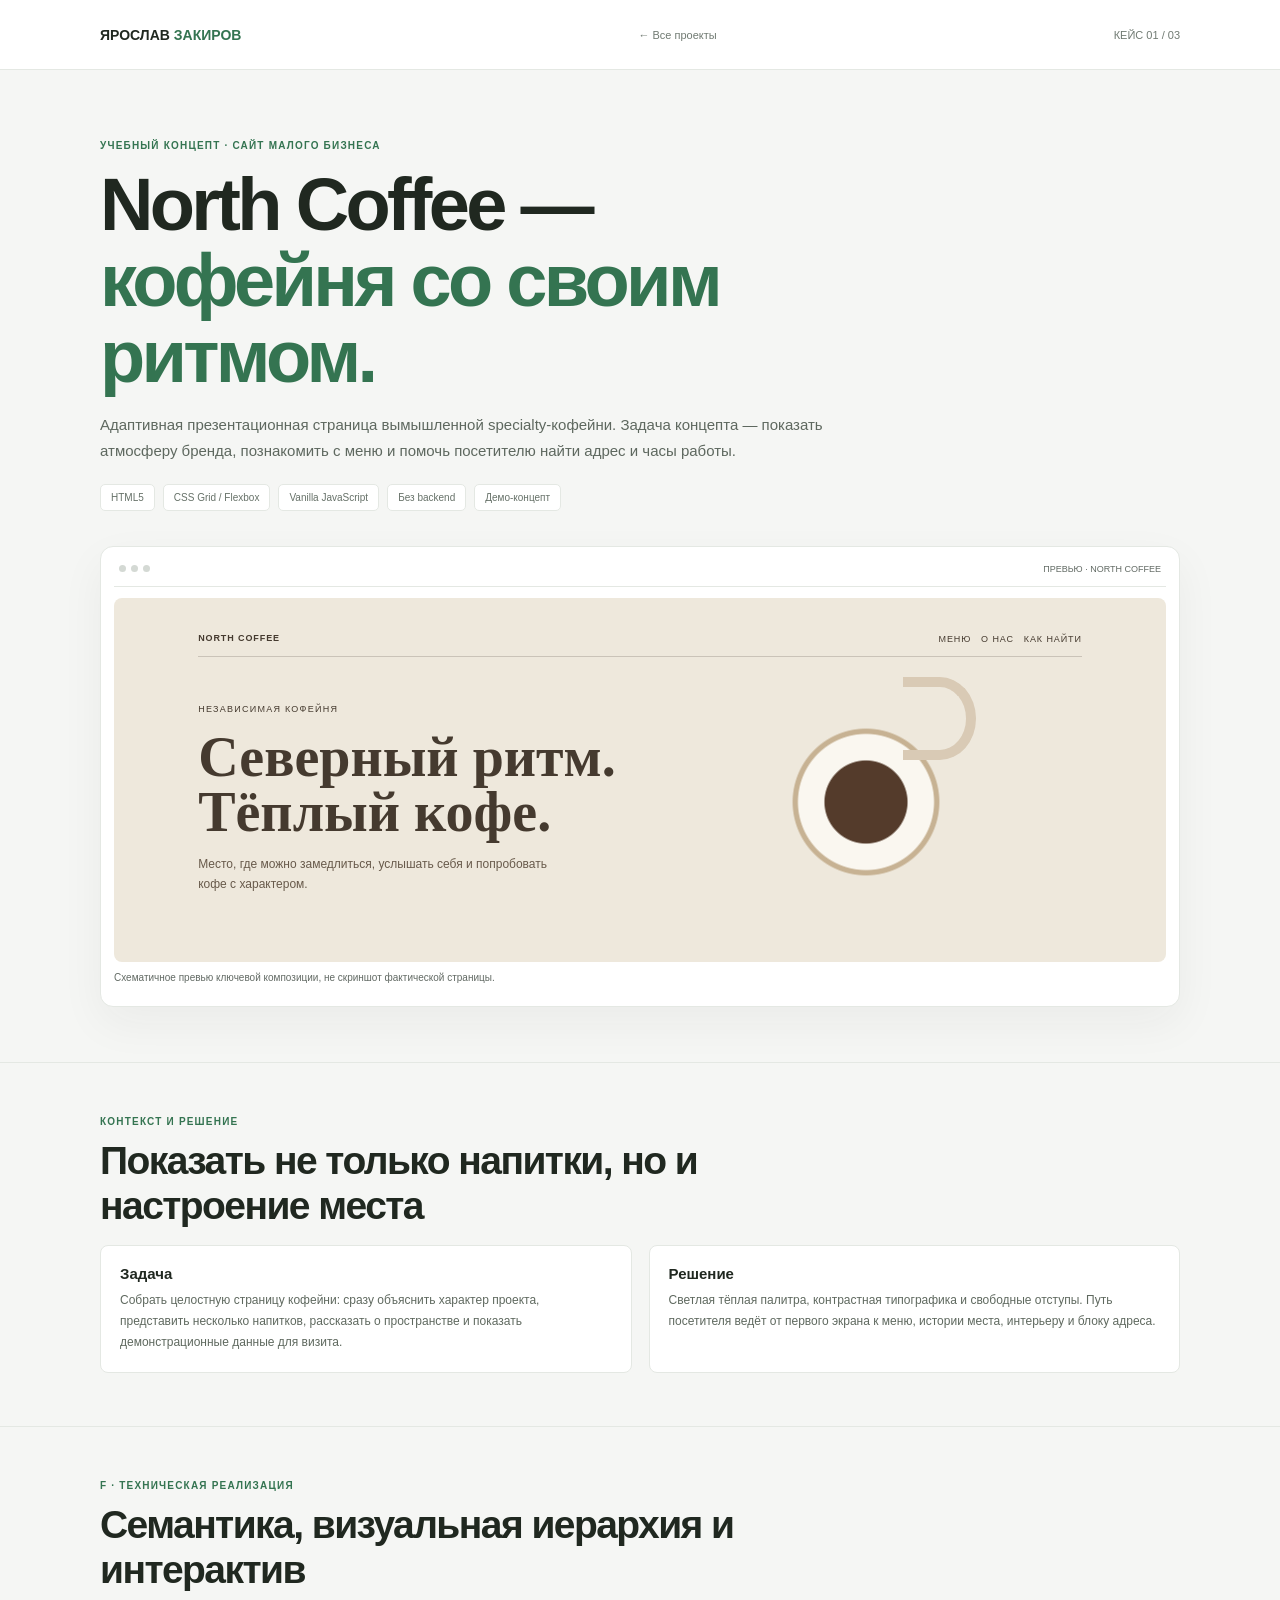
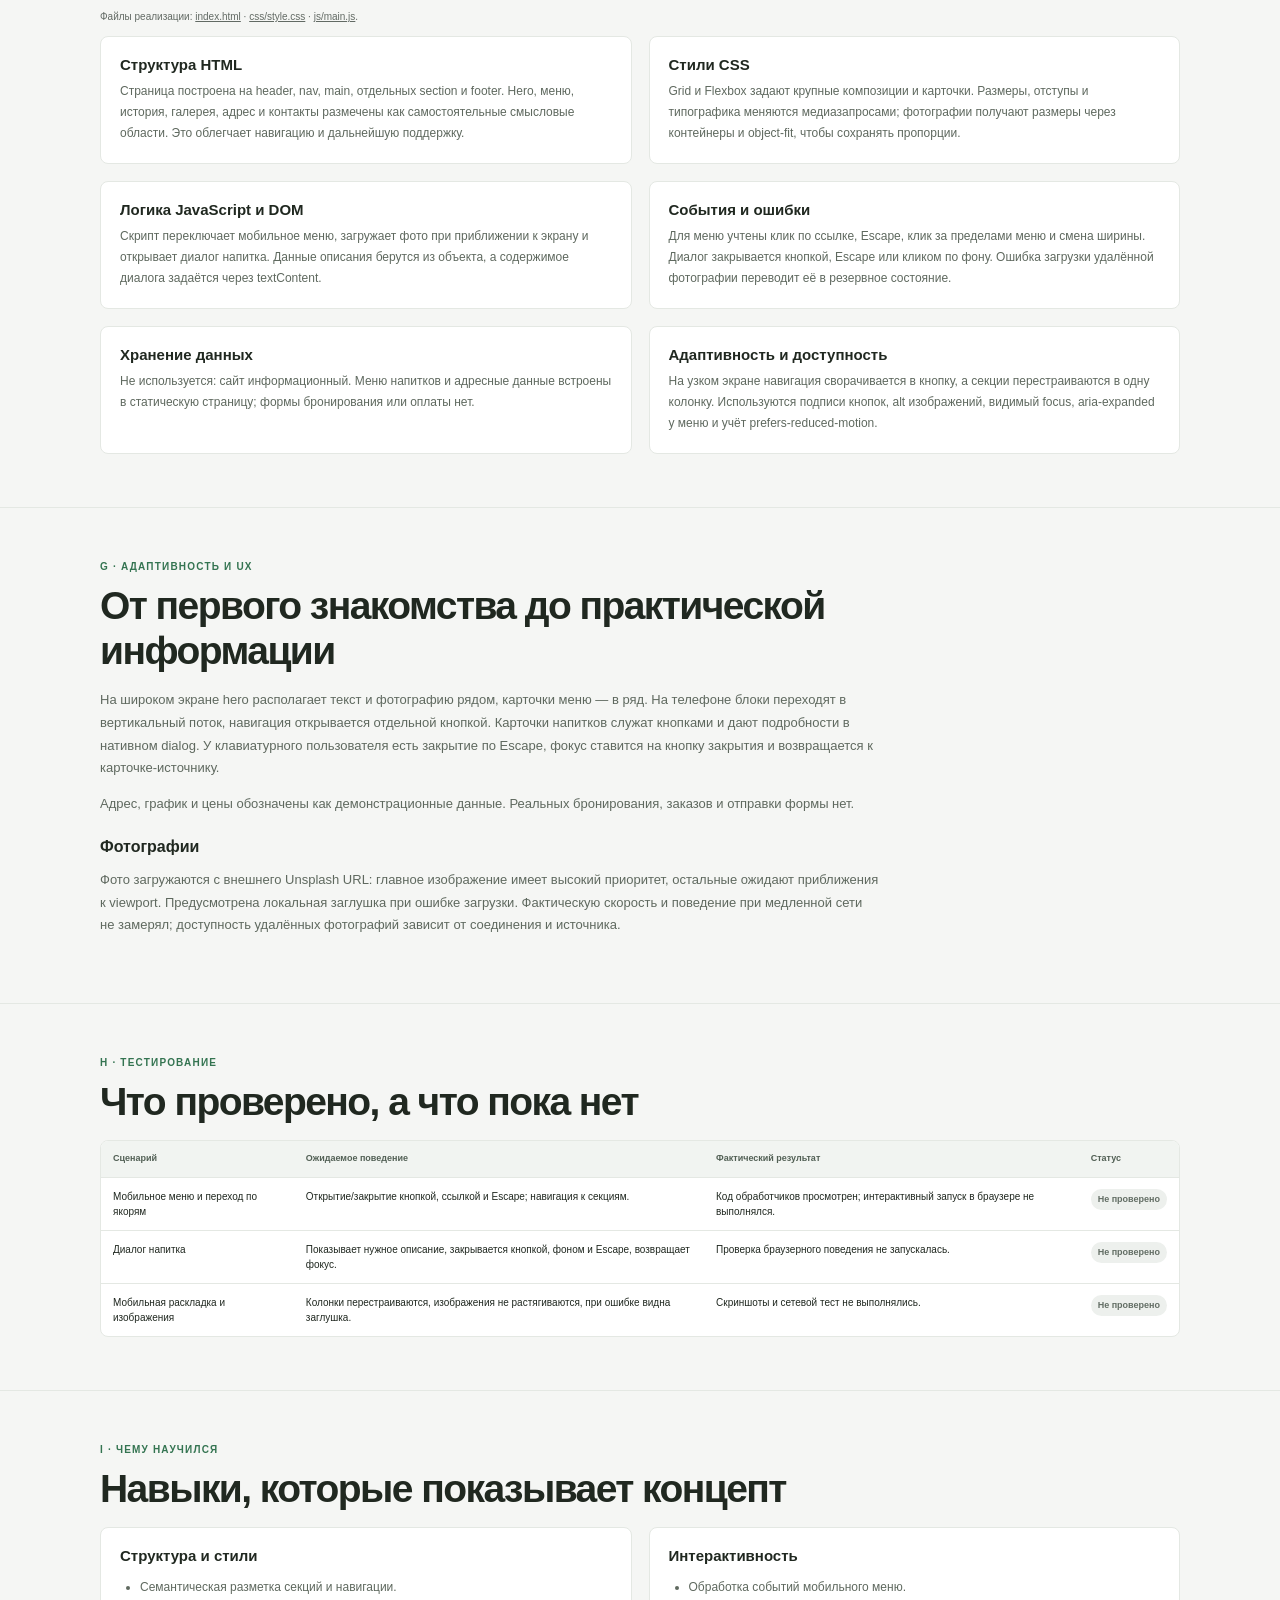
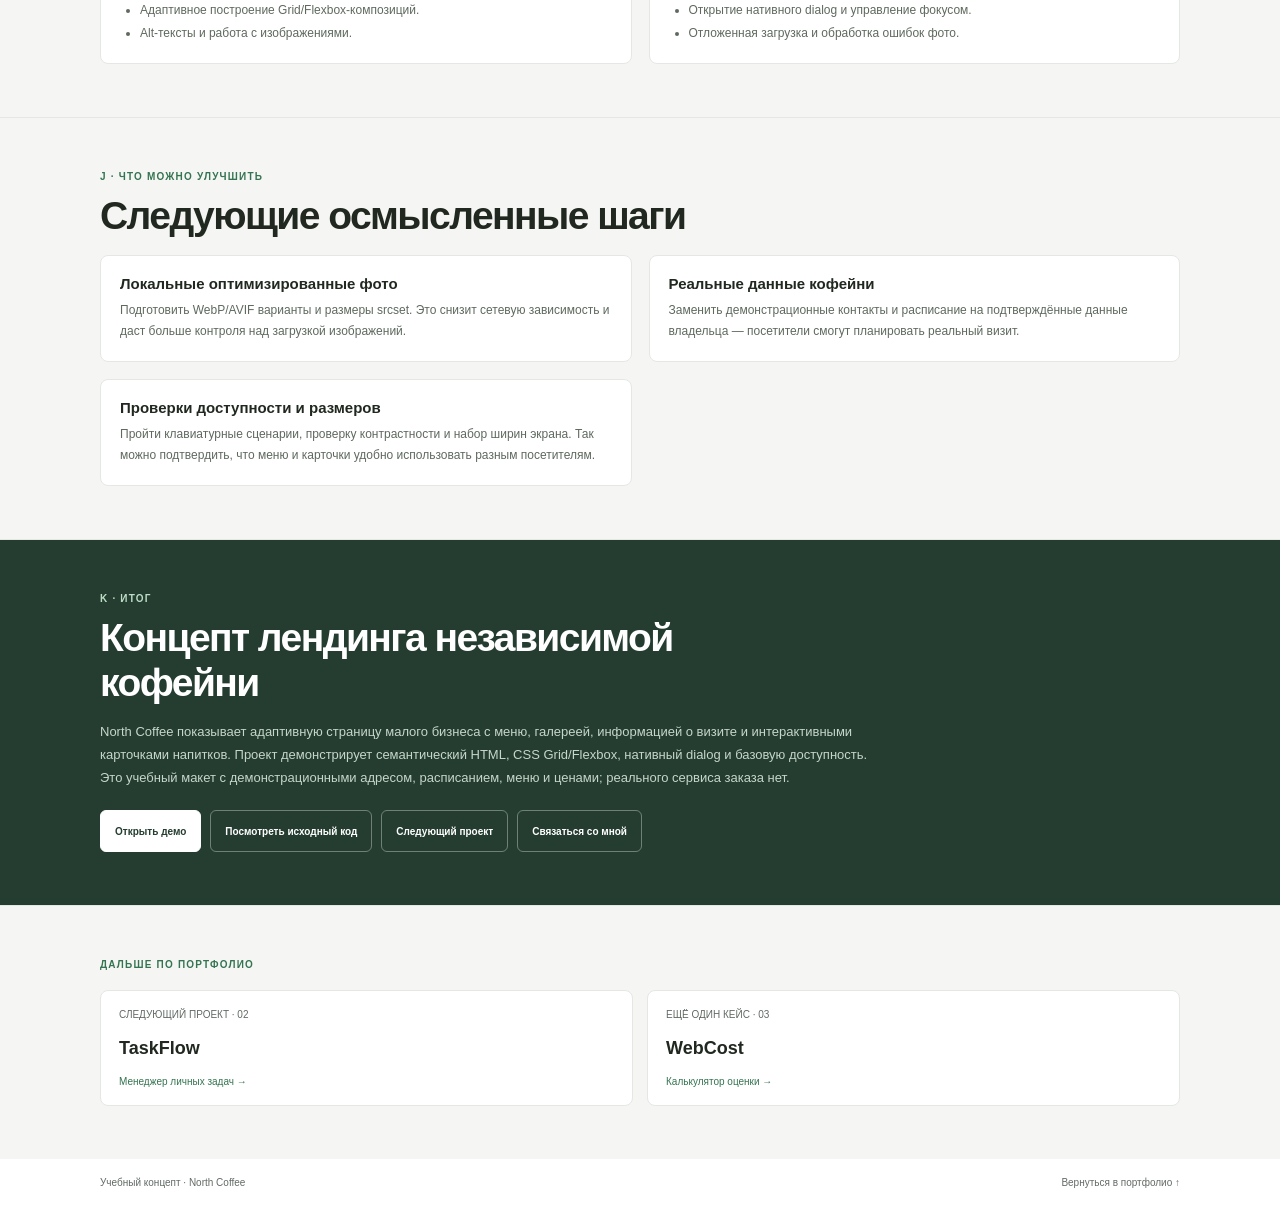
<file: cases/north-coffee.html>
<!doctype html>
<html lang="ru">
<head><meta charset="utf-8">
<meta http-equiv="Content-Security-Policy" content="default-src 'self'; script-src 'self'; style-src 'self' 'unsafe-inline' https://fonts.googleapis.com; font-src https://fonts.gstatic.com; img-src 'self' data: https://images.unsplash.com; connect-src 'self' https://images.unsplash.com; base-uri 'self'; object-src 'none'; form-action 'self'">
<meta name="referrer" content="strict-origin-when-cross-origin">
<meta name="robots" content="index, follow"><meta name="viewport" content="width=device-width, initial-scale=1"><meta name="description" content="Кейс учебного проекта North Coffee — адаптивный сайт независимой кофейни на HTML, CSS и JavaScript."><link rel="icon" type="image/svg+xml" href="../favicon.svg">
<link rel="apple-touch-icon" href="../apple-touch-icon.png">
<meta property="og:type" content="website">
<meta property="og:locale" content="ru_RU">
<meta property="og:site_name" content="Портфолио Ярослава Закирова">
<meta property="og:title" content="Кейс North Coffee — портфолио">
<meta property="og:description" content="Кейс учебного проекта North Coffee — адаптивный сайт независимой кофейни на HTML, CSS и JavaScript.">
<meta property="og:url" content="https://fsdfsdfsdf137-ai.github.io/cases/north-coffee.html">
<meta property="og:image" content="https://fsdfsdfsdf137-ai.github.io/og-image.png">
<meta property="og:image:type" content="image/png">
<meta property="og:image:width" content="1200">
<meta property="og:image:height" content="630">
<meta property="og:image:alt" content="Портфолио Ярослава Закирова — frontend-разработчик">
<meta name="twitter:card" content="summary_large_image">
<meta name="twitter:title" content="Кейс North Coffee — портфолио">
<meta name="twitter:description" content="Кейс учебного проекта North Coffee — адаптивный сайт независимой кофейни на HTML, CSS и JavaScript.">
<meta name="twitter:image" content="https://fsdfsdfsdf137-ai.github.io/og-image.png">
<link rel="canonical" href="https://fsdfsdfsdf137-ai.github.io/cases/north-coffee.html">
<title>Кейс North Coffee — портфолио</title><link rel="stylesheet" href="case.css"></head>
<body><a class="skip-link" href="#content">Перейти к кейсу</a>
<header class="case-header"><div class="container header-inner"><a class="wordmark" href="../">ЯРОСЛАВ <span>ЗАКИРОВ</span></a><a class="back-link" href="../#projects">← Все проекты</a><span class="header-index">КЕЙС 01 / 03</span></div></header>
<main id="content">
<section class="case-hero container"><p class="overline">Учебный концепт · Сайт малого бизнеса</p><h1>North Coffee —<br><em>кофейня со своим ритмом.</em></h1><p class="lead">Адаптивная презентационная страница вымышленной specialty-кофейни. Задача концепта — показать атмосферу бренда, познакомить с меню и помочь посетителю найти адрес и часы работы.</p><div class="project-meta"><span>HTML5</span><span>CSS Grid / Flexbox</span><span>Vanilla JavaScript</span><span>Без backend</span><span>Демо-концепт</span></div></section>
<section class="showcase container" aria-label="Схематичное превью первого экрана North Coffee"><div class="browser-bar" aria-hidden="true"><i></i><i></i><i></i><span>ПРЕВЬЮ · NORTH COFFEE</span></div><div class="screen coffee-screen"><div class="mini-nav"><b>NORTH COFFEE</b><span>МЕНЮ　О НАС　КАК НАЙТИ</span></div><div><small>НЕЗАВИСИМАЯ КОФЕЙНЯ</small><h2>Северный ритм.<br>Тёплый кофе.</h2><p>Место, где можно замедлиться, услышать себя и попробовать кофе с характером.</p></div><div class="coffee-cup" aria-hidden="true"></div></div><p class="code-caption">Схематичное превью ключевой композиции, не скриншот фактической страницы.</p></section>
<section class="case-section"><div class="container"><span class="section-kicker">Контекст и решение</span><h2>Показать не только напитки, но и настроение места</h2><div class="grid-two"><article class="info-card"><h3>Задача</h3><p>Собрать целостную страницу кофейни: сразу объяснить характер проекта, представить несколько напитков, рассказать о пространстве и показать демонстрационные данные для визита.</p></article><article class="info-card"><h3>Решение</h3><p>Светлая тёплая палитра, контрастная типографика и свободные отступы. Путь посетителя ведёт от первого экрана к меню, истории места, интерьеру и блоку адреса.</p></article></div></div></section>
<section class="case-section"><div class="container"><span class="section-kicker">F · Техническая реализация</span><h2>Семантика, визуальная иерархия и интерактив</h2><p class="code-caption">Файлы реализации: <a href="https://github.com/fsdfsdfsdf137-ai/fsdfsdfsdf137-ai.github.io/blob/main/north-coffee/index.html" target="_blank" rel="noopener noreferrer">index.html</a> · <a href="https://github.com/fsdfsdfsdf137-ai/fsdfsdfsdf137-ai.github.io/blob/main/north-coffee/css/style.css" target="_blank" rel="noopener noreferrer">css/style.css</a> · <a href="https://github.com/fsdfsdfsdf137-ai/fsdfsdfsdf137-ai.github.io/blob/main/north-coffee/js/main.js" target="_blank" rel="noopener noreferrer">js/main.js</a>.</p><div class="grid-two"><article class="info-card"><h3>Структура HTML</h3><p>Страница построена на header, nav, main, отдельных section и footer. Hero, меню, история, галерея, адрес и контакты размечены как самостоятельные смысловые области. Это облегчает навигацию и дальнейшую поддержку.</p></article><article class="info-card"><h3>Стили CSS</h3><p>Grid и Flexbox задают крупные композиции и карточки. Размеры, отступы и типографика меняются медиазапросами; фотографии получают размеры через контейнеры и object-fit, чтобы сохранять пропорции.</p></article><article class="info-card"><h3>Логика JavaScript и DOM</h3><p>Скрипт переключает мобильное меню, загружает фото при приближении к экрану и открывает диалог напитка. Данные описания берутся из объекта, а содержимое диалога задаётся через textContent.</p></article><article class="info-card"><h3>События и ошибки</h3><p>Для меню учтены клик по ссылке, Escape, клик за пределами меню и смена ширины. Диалог закрывается кнопкой, Escape или кликом по фону. Ошибка загрузки удалённой фотографии переводит её в резервное состояние.</p></article><article class="info-card"><h3>Хранение данных</h3><p>Не используется: сайт информационный. Меню напитков и адресные данные встроены в статическую страницу; формы бронирования или оплаты нет.</p></article><article class="info-card"><h3>Адаптивность и доступность</h3><p>На узком экране навигация сворачивается в кнопку, а секции перестраиваются в одну колонку. Используются подписи кнопок, alt изображений, видимый focus, aria-expanded у меню и учёт prefers-reduced-motion.</p></article></div></div></section>
<section class="case-section"><div class="container"><span class="section-kicker">G · Адаптивность и UX</span><h2>От первого знакомства до практической информации</h2><p>На широком экране hero располагает текст и фотографию рядом, карточки меню — в ряд. На телефоне блоки переходят в вертикальный поток, навигация открывается отдельной кнопкой. Карточки напитков служат кнопками и дают подробности в нативном dialog. У клавиатурного пользователя есть закрытие по Escape, фокус ставится на кнопку закрытия и возвращается к карточке-источнику.</p><p>Адрес, график и цены обозначены как демонстрационные данные. Реальных бронирования, заказов и отправки формы нет.</p><h3>Фотографии</h3><p>Фото загружаются с внешнего Unsplash URL: главное изображение имеет высокий приоритет, остальные ожидают приближения к viewport. Предусмотрена локальная заглушка при ошибке загрузки. Фактическую скорость и поведение при медленной сети не замерял; доступность удалённых фотографий зависит от соединения и источника.</p></div></section>
<section class="case-section"><div class="container"><span class="section-kicker">H · Тестирование</span><h2>Что проверено, а что пока нет</h2><div class="table-wrap"><table><thead><tr><th>Сценарий</th><th>Ожидаемое поведение</th><th>Фактический результат</th><th>Статус</th></tr></thead><tbody><tr><td>Мобильное меню и переход по якорям</td><td>Открытие/закрытие кнопкой, ссылкой и Escape; навигация к секциям.</td><td>Код обработчиков просмотрен; интерактивный запуск в браузере не выполнялся.</td><td><span class="status status-pending">Не проверено</span></td></tr><tr><td>Диалог напитка</td><td>Показывает нужное описание, закрывается кнопкой, фоном и Escape, возвращает фокус.</td><td>Проверка браузерного поведения не запускалась.</td><td><span class="status status-pending">Не проверено</span></td></tr><tr><td>Мобильная раскладка и изображения</td><td>Колонки перестраиваются, изображения не растягиваются, при ошибке видна заглушка.</td><td>Скриншоты и сетевой тест не выполнялись.</td><td><span class="status status-pending">Не проверено</span></td></tr></tbody></table></div></div></section>
<section class="case-section"><div class="container"><span class="section-kicker">I · Чему научился</span><h2>Навыки, которые показывает концепт</h2><div class="grid-two"><article class="info-card"><h3>Структура и стили</h3><ul><li>Семантическая разметка секций и навигации.</li><li>Адаптивное построение Grid/Flexbox-композиций.</li><li>Alt-тексты и работа с изображениями.</li></ul></article><article class="info-card"><h3>Интерактивность</h3><ul><li>Обработка событий мобильного меню.</li><li>Открытие нативного dialog и управление фокусом.</li><li>Отложенная загрузка и обработка ошибок фото.</li></ul></article></div></div></section>
<section class="case-section"><div class="container"><span class="section-kicker">J · Что можно улучшить</span><h2>Следующие осмысленные шаги</h2><div class="grid-two"><article class="info-card"><h3>Локальные оптимизированные фото</h3><p>Подготовить WebP/AVIF варианты и размеры srcset. Это снизит сетевую зависимость и даст больше контроля над загрузкой изображений.</p></article><article class="info-card"><h3>Реальные данные кофейни</h3><p>Заменить демонстрационные контакты и расписание на подтверждённые данные владельца — посетители смогут планировать реальный визит.</p></article><article class="info-card"><h3>Проверки доступности и размеров</h3><p>Пройти клавиатурные сценарии, проверку контрастности и набор ширин экрана. Так можно подтвердить, что меню и карточки удобно использовать разным посетителям.</p></article></div></div></section>
<section class="case-section case-summary"><div class="container"><span class="section-kicker">K · Итог</span><h2>Концепт лендинга независимой кофейни</h2><p>North Coffee показывает адаптивную страницу малого бизнеса с меню, галереей, информацией о визите и интерактивными карточками напитков. Проект демонстрирует семантический HTML, CSS Grid/Flexbox, нативный dialog и базовую доступность. Это учебный макет с демонстрационными адресом, расписанием, меню и ценами; реального сервиса заказа нет.</p><div class="summary-actions"><a class="button button-primary" href="../north-coffee/" target="_blank" rel="noopener noreferrer">Открыть демо</a><a class="button" href="https://github.com/fsdfsdfsdf137-ai/fsdfsdfsdf137-ai.github.io/tree/main/north-coffee" target="_blank" rel="noopener noreferrer">Посмотреть исходный код</a><a class="button" href="taskflow.html">Следующий проект</a><a class="button" href="mailto:ym.zakirov@gmail.com">Связаться со мной</a></div></div></section>
<section class="case-section"><div class="container"><span class="section-kicker">Дальше по портфолио</span><div class="next-grid"><a class="next-card" href="taskflow.html"><span>СЛЕДУЮЩИЙ ПРОЕКТ · 02</span><strong>TaskFlow</strong><small>Менеджер личных задач →</small></a><a class="next-card" href="webcost.html"><span>ЕЩЁ ОДИН КЕЙС · 03</span><strong>WebCost</strong><small>Калькулятор оценки →</small></a></div></div></section>
</main><footer class="case-footer"><div class="container"><span>Учебный концепт · North Coffee</span><a href="../#projects">Вернуться в портфолио ↑</a></div></footer></body></html>
</file>
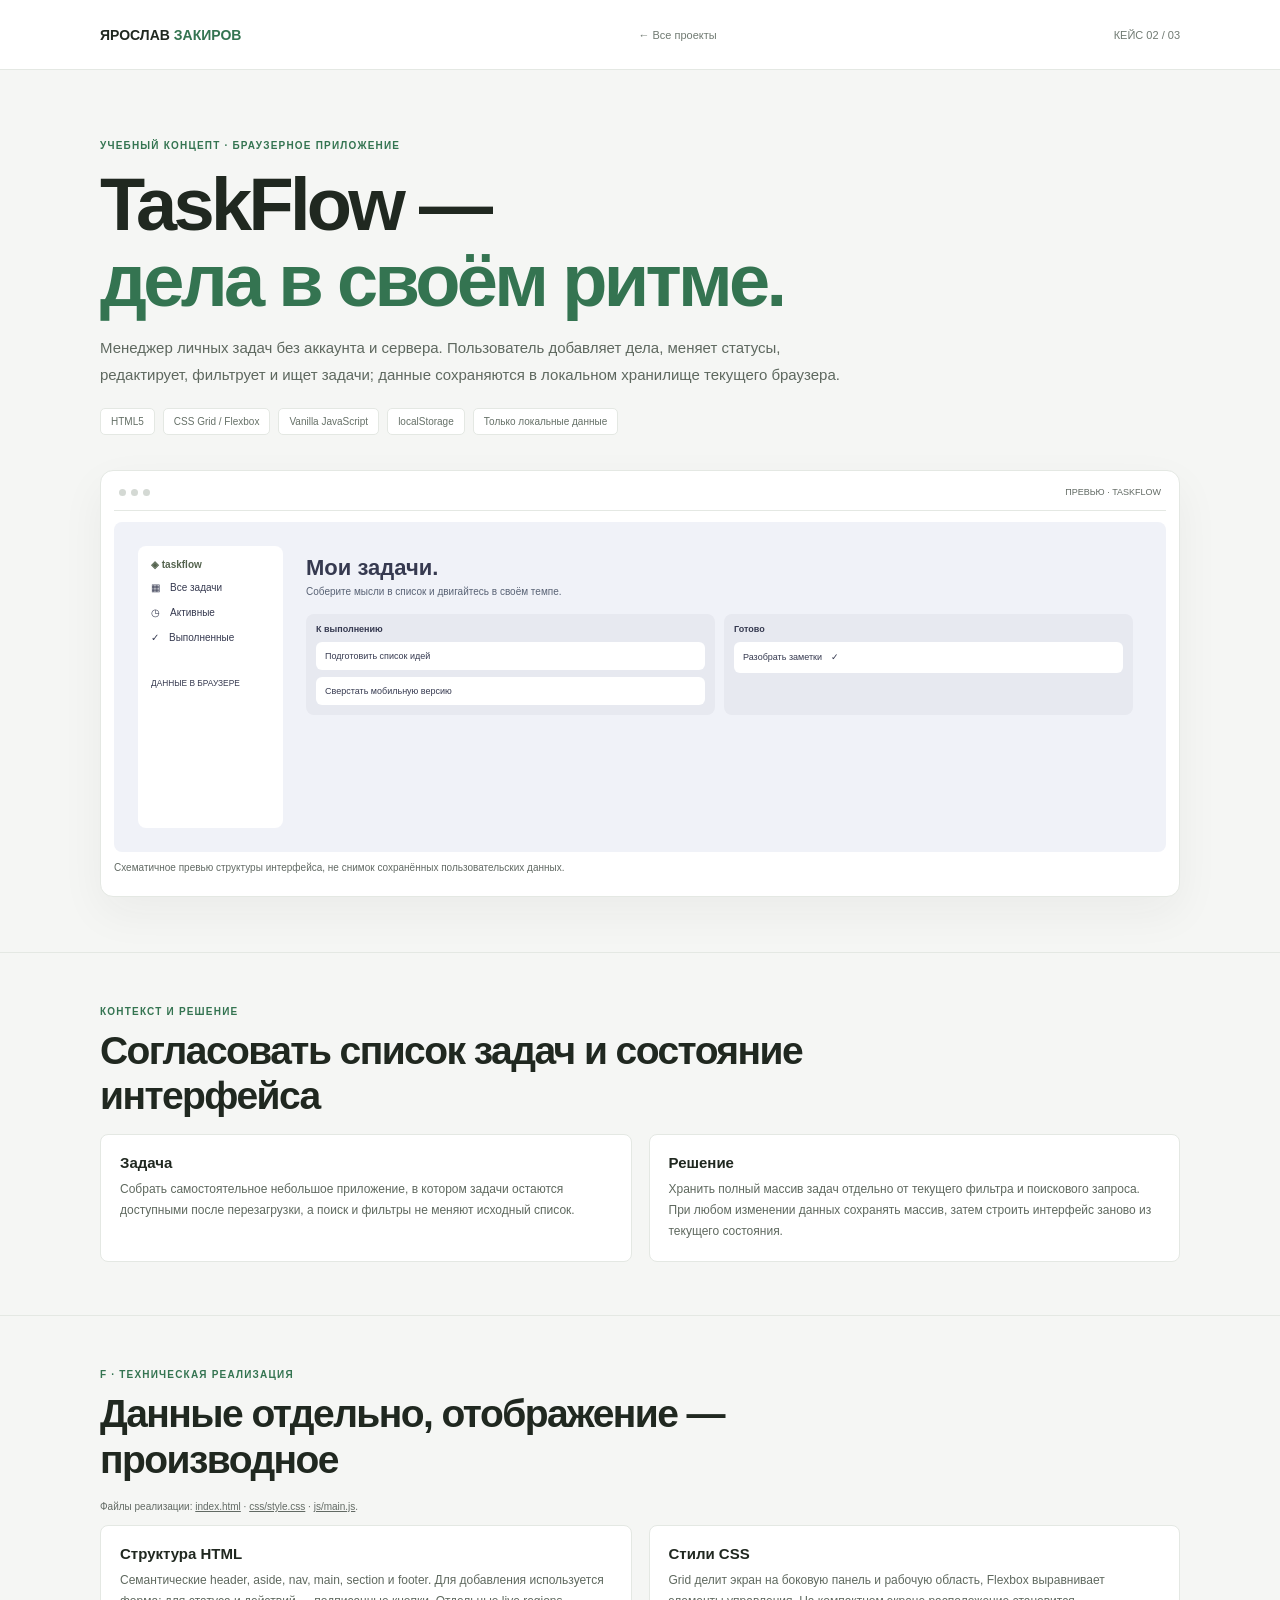
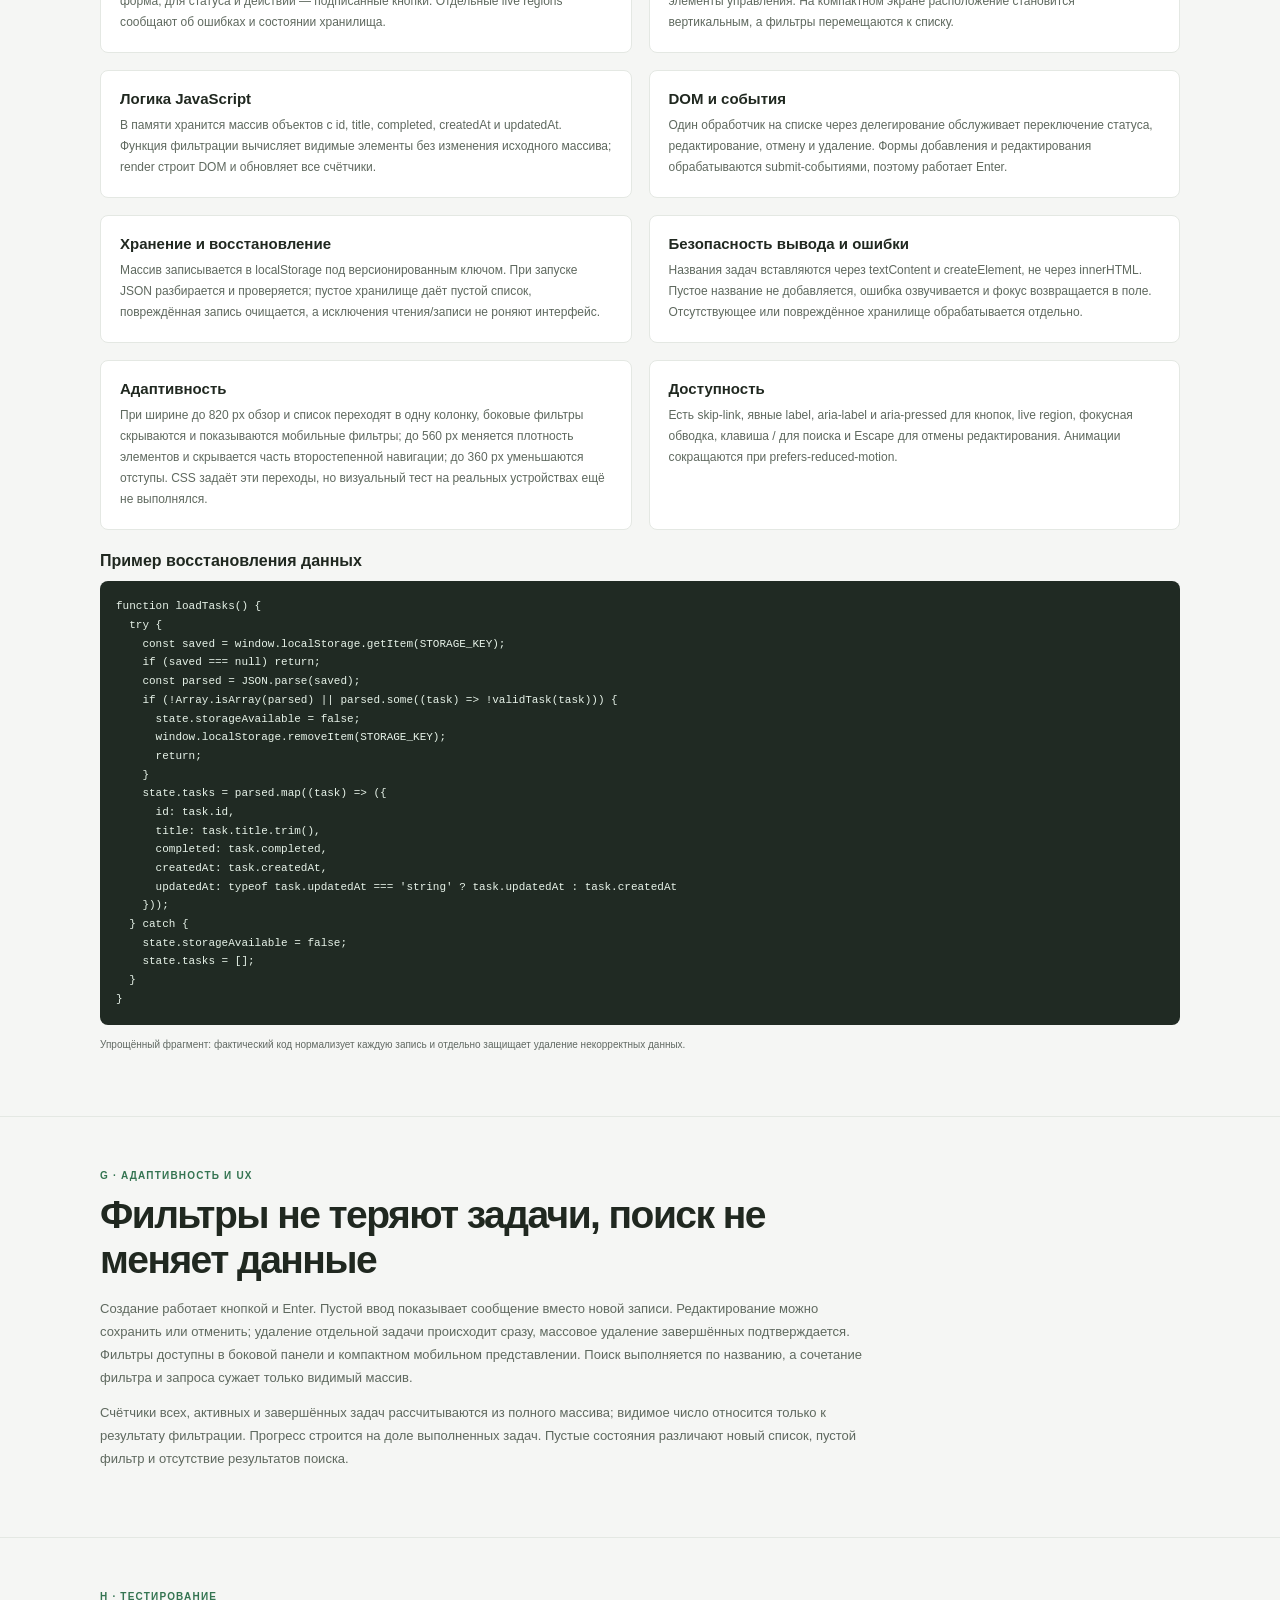
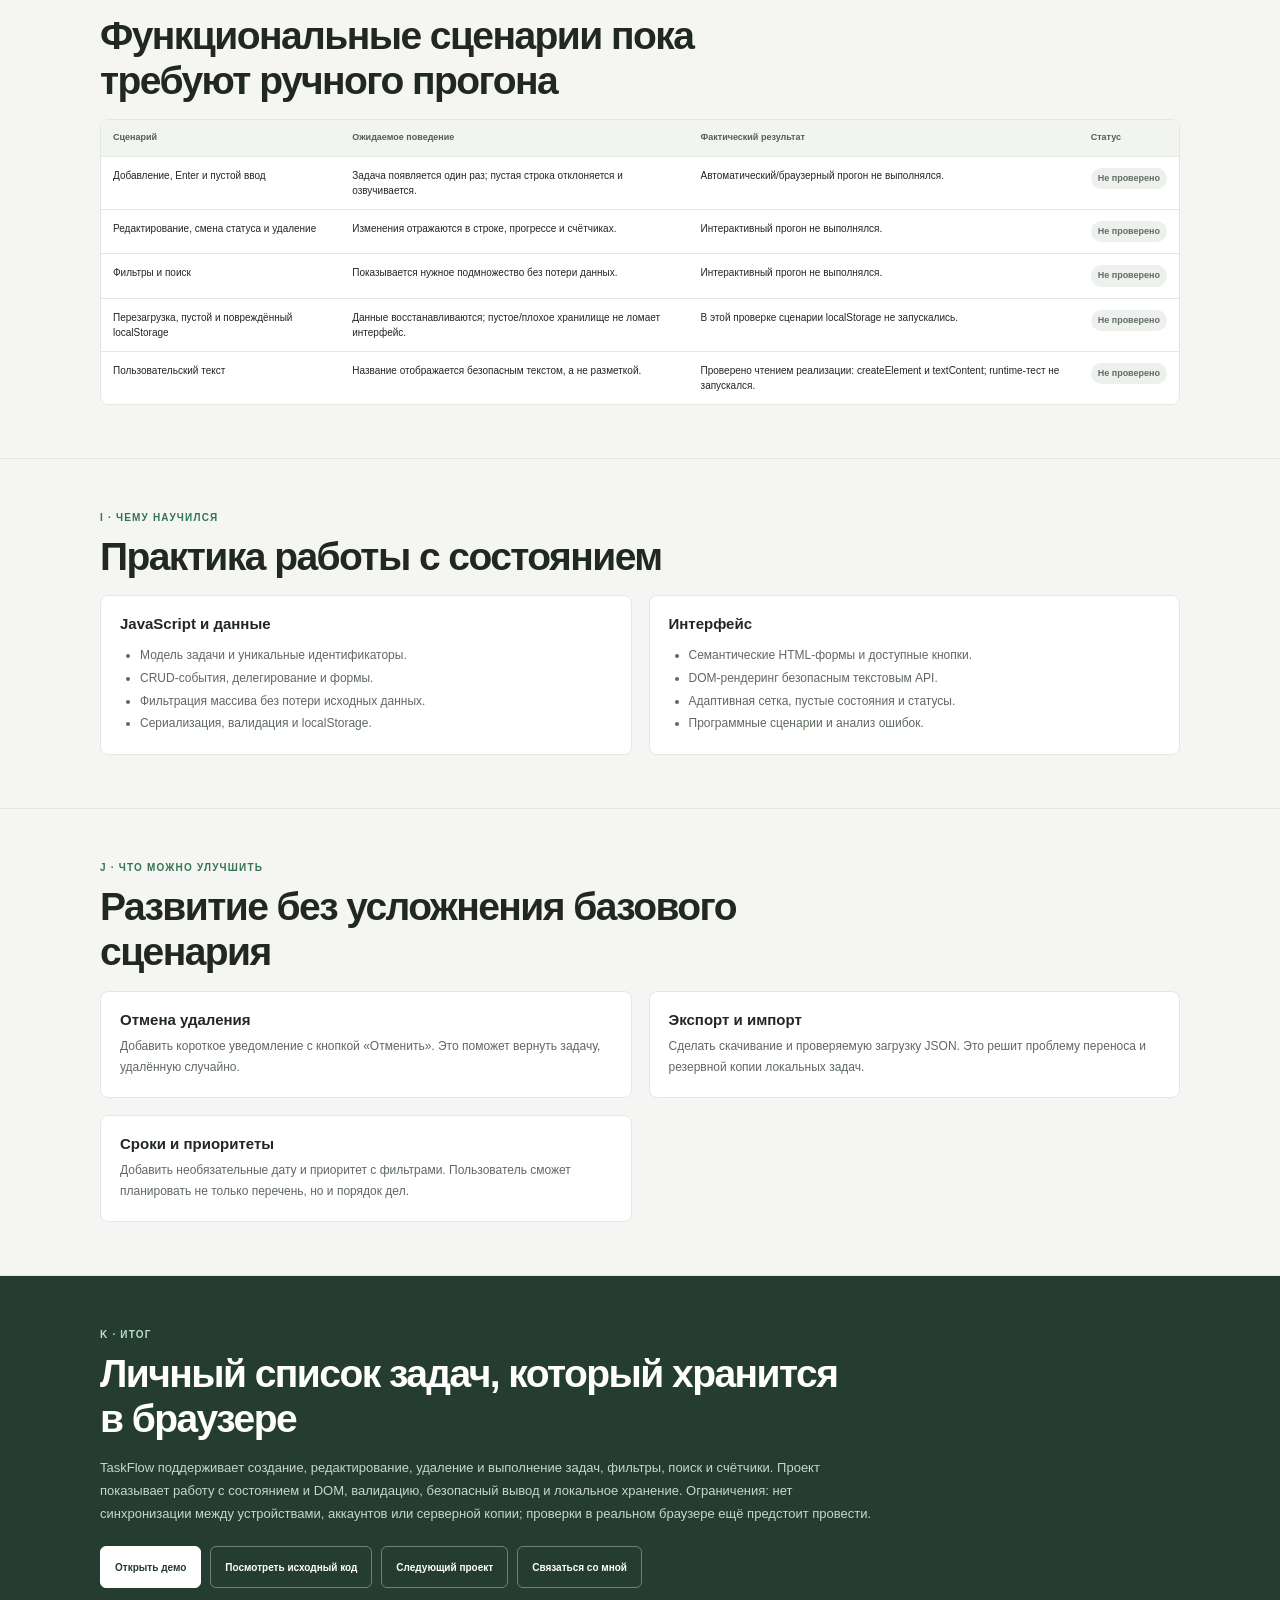
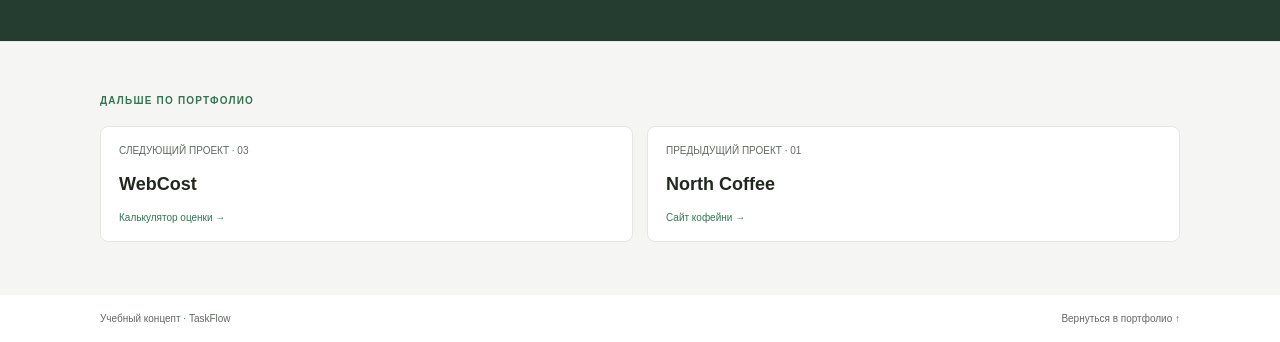
<file: cases/taskflow.html>
<!doctype html>
<html lang="ru">
<head><meta charset="utf-8">
<meta http-equiv="Content-Security-Policy" content="default-src 'self'; script-src 'self'; style-src 'self' 'unsafe-inline' https://fonts.googleapis.com; font-src https://fonts.gstatic.com; img-src 'self' data: https://images.unsplash.com; connect-src 'self' https://images.unsplash.com; base-uri 'self'; object-src 'none'; form-action 'self'">
<meta name="referrer" content="strict-origin-when-cross-origin">
<meta name="robots" content="index, follow"><meta name="viewport" content="width=device-width, initial-scale=1"><meta name="description" content="Кейс TaskFlow — менеджер личных задач на чистом JavaScript с localStorage."><link rel="icon" type="image/svg+xml" href="../favicon.svg">
<link rel="apple-touch-icon" href="../apple-touch-icon.png">
<meta property="og:type" content="website">
<meta property="og:locale" content="ru_RU">
<meta property="og:site_name" content="Портфолио Ярослава Закирова">
<meta property="og:title" content="Кейс TaskFlow — портфолио">
<meta property="og:description" content="Кейс TaskFlow — менеджер личных задач на чистом JavaScript с localStorage.">
<meta property="og:url" content="https://fsdfsdfsdf137-ai.github.io/cases/taskflow.html">
<meta property="og:image" content="https://fsdfsdfsdf137-ai.github.io/og-image.png">
<meta property="og:image:type" content="image/png">
<meta property="og:image:width" content="1200">
<meta property="og:image:height" content="630">
<meta property="og:image:alt" content="Портфолио Ярослава Закирова — frontend-разработчик">
<meta name="twitter:card" content="summary_large_image">
<meta name="twitter:title" content="Кейс TaskFlow — портфолио">
<meta name="twitter:description" content="Кейс TaskFlow — менеджер личных задач на чистом JavaScript с localStorage.">
<meta name="twitter:image" content="https://fsdfsdfsdf137-ai.github.io/og-image.png">
<link rel="canonical" href="https://fsdfsdfsdf137-ai.github.io/cases/taskflow.html">
<title>Кейс TaskFlow — портфолио</title><link rel="stylesheet" href="case.css"></head>
<body><a class="skip-link" href="#content">Перейти к кейсу</a>
<header class="case-header"><div class="container header-inner"><a class="wordmark" href="../">ЯРОСЛАВ <span>ЗАКИРОВ</span></a><a class="back-link" href="../#projects">← Все проекты</a><span class="header-index">КЕЙС 02 / 03</span></div></header>
<main id="content">
<section class="case-hero container"><p class="overline">Учебный концепт · Браузерное приложение</p><h1>TaskFlow —<br><em>дела в своём ритме.</em></h1><p class="lead">Менеджер личных задач без аккаунта и сервера. Пользователь добавляет дела, меняет статусы, редактирует, фильтрует и ищет задачи; данные сохраняются в локальном хранилище текущего браузера.</p><div class="project-meta"><span>HTML5</span><span>CSS Grid / Flexbox</span><span>Vanilla JavaScript</span><span>localStorage</span><span>Только локальные данные</span></div></section>
<section class="showcase container" aria-label="Схематичное превью интерфейса TaskFlow"><div class="browser-bar" aria-hidden="true"><i></i><i></i><i></i><span>ПРЕВЬЮ · TASKFLOW</span></div><div class="screen task-screen"><aside><b>◈ taskflow</b><span>▦　Все задачи</span><span>◷　Активные</span><span>✓　Выполненные</span><br><small>ДАННЫЕ В БРАУЗЕРЕ</small></aside><div class="task-board-main"><h2>Мои задачи.</h2><p>Соберите мысли в список и двигайтесь в своём темпе.</p><div class="task-columns"><div class="task-column"><strong>К выполнению</strong><div class="task-card">Подготовить список идей</div><div class="task-card">Сверстать мобильную версию</div></div><div class="task-column"><strong>Готово</strong><div class="task-card">Разобрать заметки　✓</div></div></div></div></div><p class="code-caption">Схематичное превью структуры интерфейса, не снимок сохранённых пользовательских данных.</p></section>
<section class="case-section"><div class="container"><span class="section-kicker">Контекст и решение</span><h2>Согласовать список задач и состояние интерфейса</h2><div class="grid-two"><article class="info-card"><h3>Задача</h3><p>Собрать самостоятельное небольшое приложение, в котором задачи остаются доступными после перезагрузки, а поиск и фильтры не меняют исходный список.</p></article><article class="info-card"><h3>Решение</h3><p>Хранить полный массив задач отдельно от текущего фильтра и поискового запроса. При любом изменении данных сохранять массив, затем строить интерфейс заново из текущего состояния.</p></article></div></div></section>
<section class="case-section"><div class="container"><span class="section-kicker">F · Техническая реализация</span><h2>Данные отдельно, отображение — производное</h2><p class="code-caption">Файлы реализации: <a href="https://github.com/fsdfsdfsdf137-ai/fsdfsdfsdf137-ai.github.io/blob/main/taskflow/index.html" target="_blank" rel="noopener noreferrer">index.html</a> · <a href="https://github.com/fsdfsdfsdf137-ai/fsdfsdfsdf137-ai.github.io/blob/main/taskflow/css/style.css" target="_blank" rel="noopener noreferrer">css/style.css</a> · <a href="https://github.com/fsdfsdfsdf137-ai/fsdfsdfsdf137-ai.github.io/blob/main/taskflow/js/main.js" target="_blank" rel="noopener noreferrer">js/main.js</a>.</p><div class="grid-two"><article class="info-card"><h3>Структура HTML</h3><p>Семантические header, aside, nav, main, section и footer. Для добавления используется форма; для статуса и действий — подписанные кнопки. Отдельные live regions сообщают об ошибках и состоянии хранилища.</p></article><article class="info-card"><h3>Стили CSS</h3><p>Grid делит экран на боковую панель и рабочую область, Flexbox выравнивает элементы управления. На компактном экране расположение становится вертикальным, а фильтры перемещаются к списку.</p></article><article class="info-card"><h3>Логика JavaScript</h3><p>В памяти хранится массив объектов с id, title, completed, createdAt и updatedAt. Функция фильтрации вычисляет видимые элементы без изменения исходного массива; render строит DOM и обновляет все счётчики.</p></article><article class="info-card"><h3>DOM и события</h3><p>Один обработчик на списке через делегирование обслуживает переключение статуса, редактирование, отмену и удаление. Формы добавления и редактирования обрабатываются submit-событиями, поэтому работает Enter.</p></article><article class="info-card"><h3>Хранение и восстановление</h3><p>Массив записывается в localStorage под версионированным ключом. При запуске JSON разбирается и проверяется; пустое хранилище даёт пустой список, повреждённая запись очищается, а исключения чтения/записи не роняют интерфейс.</p></article><article class="info-card"><h3>Безопасность вывода и ошибки</h3><p>Названия задач вставляются через textContent и createElement, не через innerHTML. Пустое название не добавляется, ошибка озвучивается и фокус возвращается в поле. Отсутствующее или повреждённое хранилище обрабатывается отдельно.</p></article><article class="info-card"><h3>Адаптивность</h3><p>При ширине до 820 px обзор и список переходят в одну колонку, боковые фильтры скрываются и показываются мобильные фильтры; до 560 px меняется плотность элементов и скрывается часть второстепенной навигации; до 360 px уменьшаются отступы. CSS задаёт эти переходы, но визуальный тест на реальных устройствах ещё не выполнялся.</p></article><article class="info-card"><h3>Доступность</h3><p>Есть skip-link, явные label, aria-label и aria-pressed для кнопок, live region, фокусная обводка, клавиша / для поиска и Escape для отмены редактирования. Анимации сокращаются при prefers-reduced-motion.</p></article></div><h3>Пример восстановления данных</h3><pre class="code-sample"><code>function loadTasks() {
  try {
    const saved = window.localStorage.getItem(STORAGE_KEY);
    if (saved === null) return;
    const parsed = JSON.parse(saved);
    if (!Array.isArray(parsed) || parsed.some((task) =&gt; !validTask(task))) {
      state.storageAvailable = false;
      window.localStorage.removeItem(STORAGE_KEY);
      return;
    }
    state.tasks = parsed.map((task) => ({
      id: task.id,
      title: task.title.trim(),
      completed: task.completed,
      createdAt: task.createdAt,
      updatedAt: typeof task.updatedAt === 'string' ? task.updatedAt : task.createdAt
    }));
  } catch {
    state.storageAvailable = false;
    state.tasks = [];
  }
}</code></pre><p class="code-caption">Упрощённый фрагмент: фактический код нормализует каждую запись и отдельно защищает удаление некорректных данных.</p></div></section>
<section class="case-section"><div class="container"><span class="section-kicker">G · Адаптивность и UX</span><h2>Фильтры не теряют задачи, поиск не меняет данные</h2><p>Создание работает кнопкой и Enter. Пустой ввод показывает сообщение вместо новой записи. Редактирование можно сохранить или отменить; удаление отдельной задачи происходит сразу, массовое удаление завершённых подтверждается. Фильтры доступны в боковой панели и компактном мобильном представлении. Поиск выполняется по названию, а сочетание фильтра и запроса сужает только видимый массив.</p><p>Счётчики всех, активных и завершённых задач рассчитываются из полного массива; видимое число относится только к результату фильтрации. Прогресс строится на доле выполненных задач. Пустые состояния различают новый список, пустой фильтр и отсутствие результатов поиска.</p></div></section>
<section class="case-section"><div class="container"><span class="section-kicker">H · Тестирование</span><h2>Функциональные сценарии пока требуют ручного прогона</h2><div class="table-wrap"><table><thead><tr><th>Сценарий</th><th>Ожидаемое поведение</th><th>Фактический результат</th><th>Статус</th></tr></thead><tbody><tr><td>Добавление, Enter и пустой ввод</td><td>Задача появляется один раз; пустая строка отклоняется и озвучивается.</td><td>Автоматический/браузерный прогон не выполнялся.</td><td><span class="status status-pending">Не проверено</span></td></tr><tr><td>Редактирование, смена статуса и удаление</td><td>Изменения отражаются в строке, прогрессе и счётчиках.</td><td>Интерактивный прогон не выполнялся.</td><td><span class="status status-pending">Не проверено</span></td></tr><tr><td>Фильтры и поиск</td><td>Показывается нужное подмножество без потери данных.</td><td>Интерактивный прогон не выполнялся.</td><td><span class="status status-pending">Не проверено</span></td></tr><tr><td>Перезагрузка, пустой и повреждённый localStorage</td><td>Данные восстанавливаются; пустое/плохое хранилище не ломает интерфейс.</td><td>В этой проверке сценарии localStorage не запускались.</td><td><span class="status status-pending">Не проверено</span></td></tr><tr><td>Пользовательский текст</td><td>Название отображается безопасным текстом, а не разметкой.</td><td>Проверено чтением реализации: createElement и textContent; runtime-тест не запускался.</td><td><span class="status status-pending">Не проверено</span></td></tr></tbody></table></div></div></section>
<section class="case-section"><div class="container"><span class="section-kicker">I · Чему научился</span><h2>Практика работы с состоянием</h2><div class="grid-two"><article class="info-card"><h3>JavaScript и данные</h3><ul><li>Модель задачи и уникальные идентификаторы.</li><li>CRUD-события, делегирование и формы.</li><li>Фильтрация массива без потери исходных данных.</li><li>Сериализация, валидация и localStorage.</li></ul></article><article class="info-card"><h3>Интерфейс</h3><ul><li>Семантические HTML-формы и доступные кнопки.</li><li>DOM-рендеринг безопасным текстовым API.</li><li>Адаптивная сетка, пустые состояния и статусы.</li><li>Программные сценарии и анализ ошибок.</li></ul></article></div></div></section>
<section class="case-section"><div class="container"><span class="section-kicker">J · Что можно улучшить</span><h2>Развитие без усложнения базового сценария</h2><div class="grid-two"><article class="info-card"><h3>Отмена удаления</h3><p>Добавить короткое уведомление с кнопкой «Отменить». Это поможет вернуть задачу, удалённую случайно.</p></article><article class="info-card"><h3>Экспорт и импорт</h3><p>Сделать скачивание и проверяемую загрузку JSON. Это решит проблему переноса и резервной копии локальных задач.</p></article><article class="info-card"><h3>Сроки и приоритеты</h3><p>Добавить необязательные дату и приоритет с фильтрами. Пользователь сможет планировать не только перечень, но и порядок дел.</p></article></div></div></section>
<section class="case-section case-summary"><div class="container"><span class="section-kicker">K · Итог</span><h2>Личный список задач, который хранится в браузере</h2><p>TaskFlow поддерживает создание, редактирование, удаление и выполнение задач, фильтры, поиск и счётчики. Проект показывает работу с состоянием и DOM, валидацию, безопасный вывод и локальное хранение. Ограничения: нет синхронизации между устройствами, аккаунтов или серверной копии; проверки в реальном браузере ещё предстоит провести.</p><div class="summary-actions"><a class="button button-primary" href="../taskflow/" target="_blank" rel="noopener noreferrer">Открыть демо</a><a class="button" href="https://github.com/fsdfsdfsdf137-ai/fsdfsdfsdf137-ai.github.io/tree/main/taskflow" target="_blank" rel="noopener noreferrer">Посмотреть исходный код</a><a class="button" href="webcost.html">Следующий проект</a><a class="button" href="mailto:ym.zakirov@gmail.com">Связаться со мной</a></div></div></section>
<section class="case-section"><div class="container"><span class="section-kicker">Дальше по портфолио</span><div class="next-grid"><a class="next-card" href="webcost.html"><span>СЛЕДУЮЩИЙ ПРОЕКТ · 03</span><strong>WebCost</strong><small>Калькулятор оценки →</small></a><a class="next-card" href="north-coffee.html"><span>ПРЕДЫДУЩИЙ ПРОЕКТ · 01</span><strong>North Coffee</strong><small>Сайт кофейни →</small></a></div></div></section>
</main><footer class="case-footer"><div class="container"><span>Учебный концепт · TaskFlow</span><a href="../#projects">Вернуться в портфолио ↑</a></div></footer></body></html>
</file>
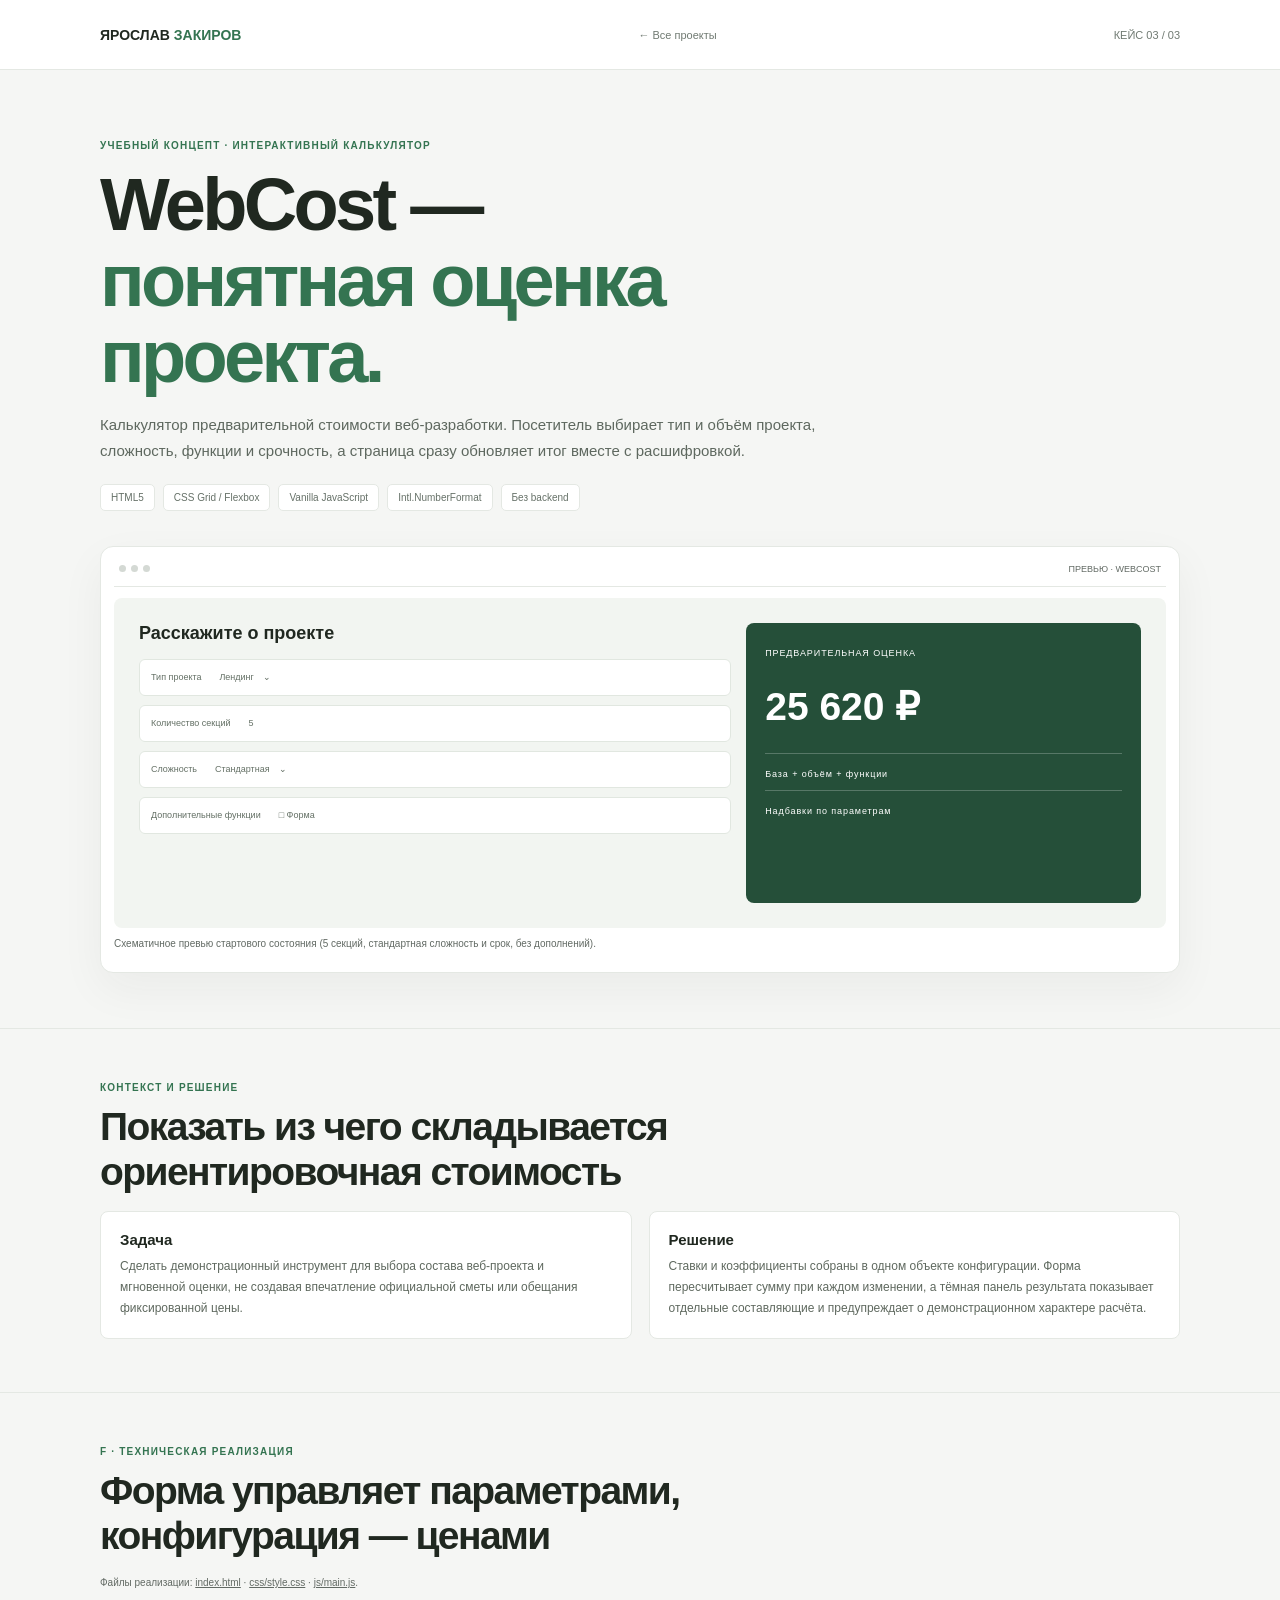
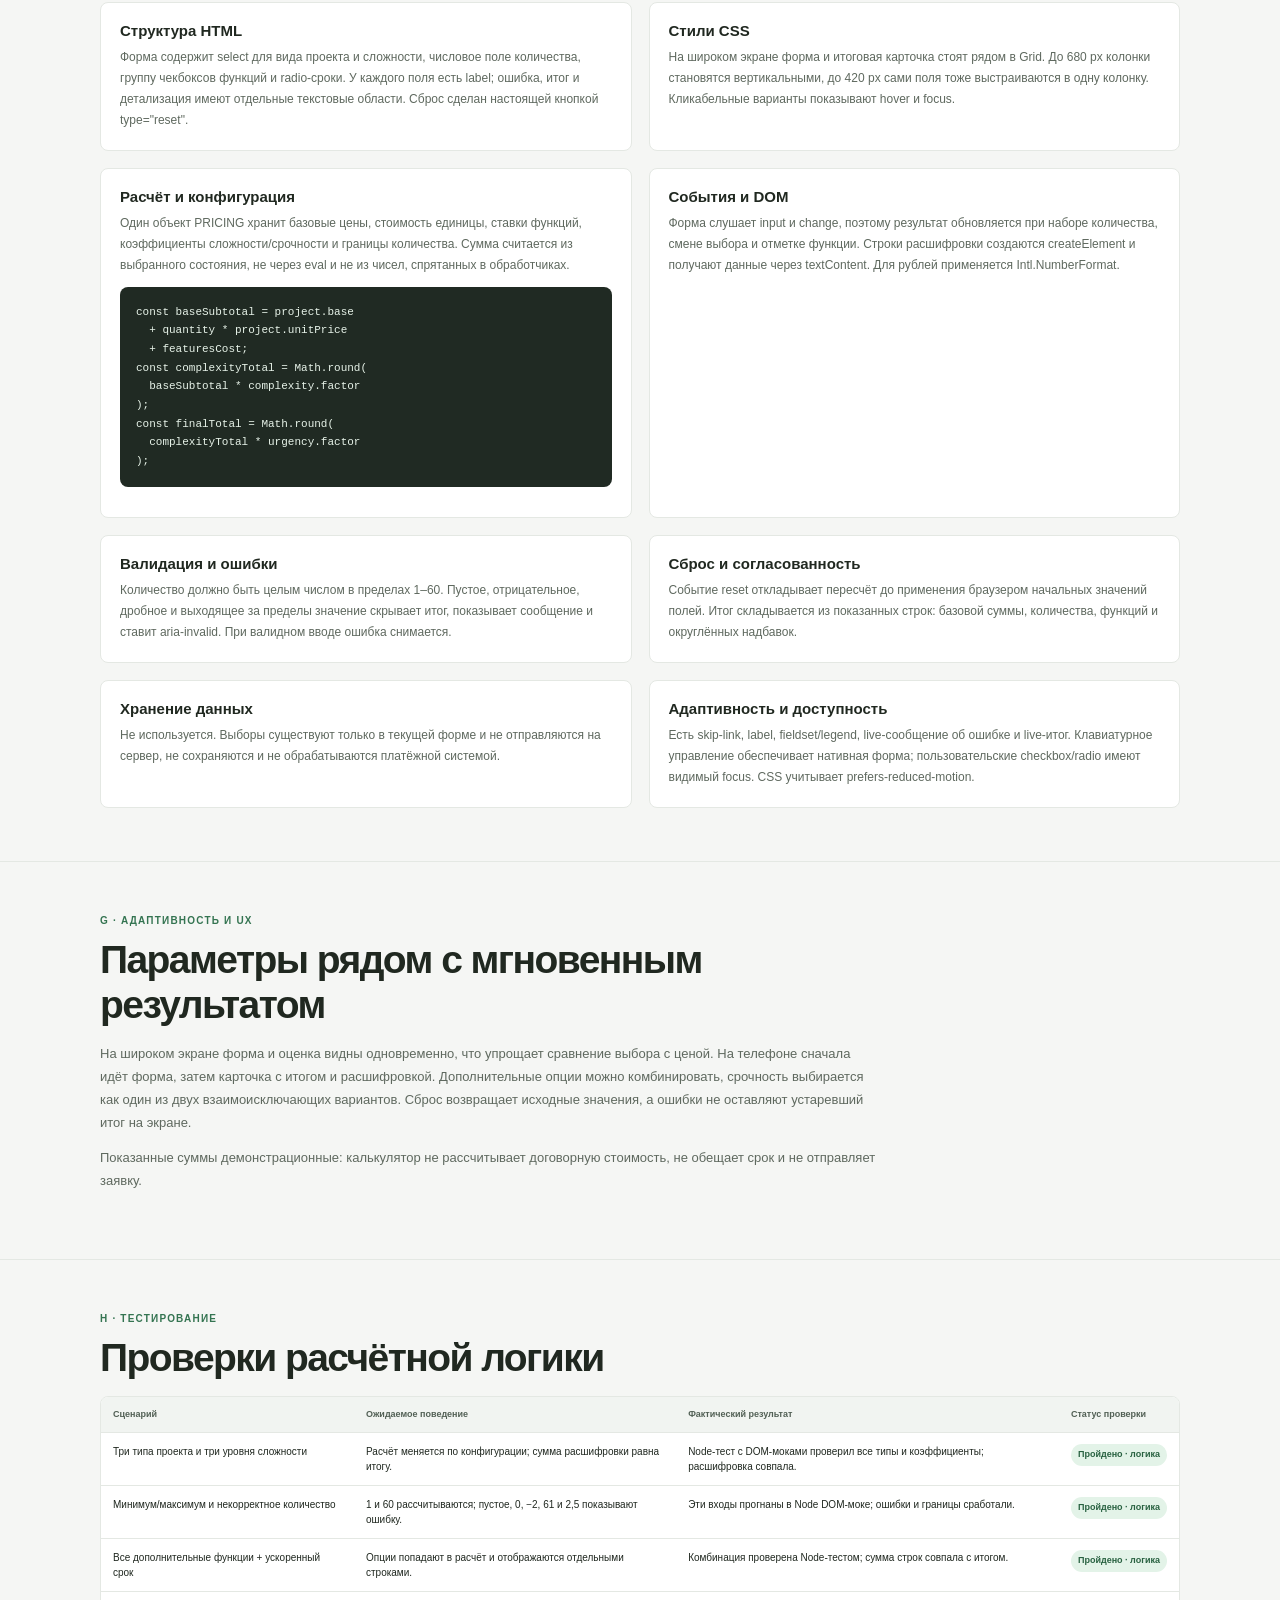
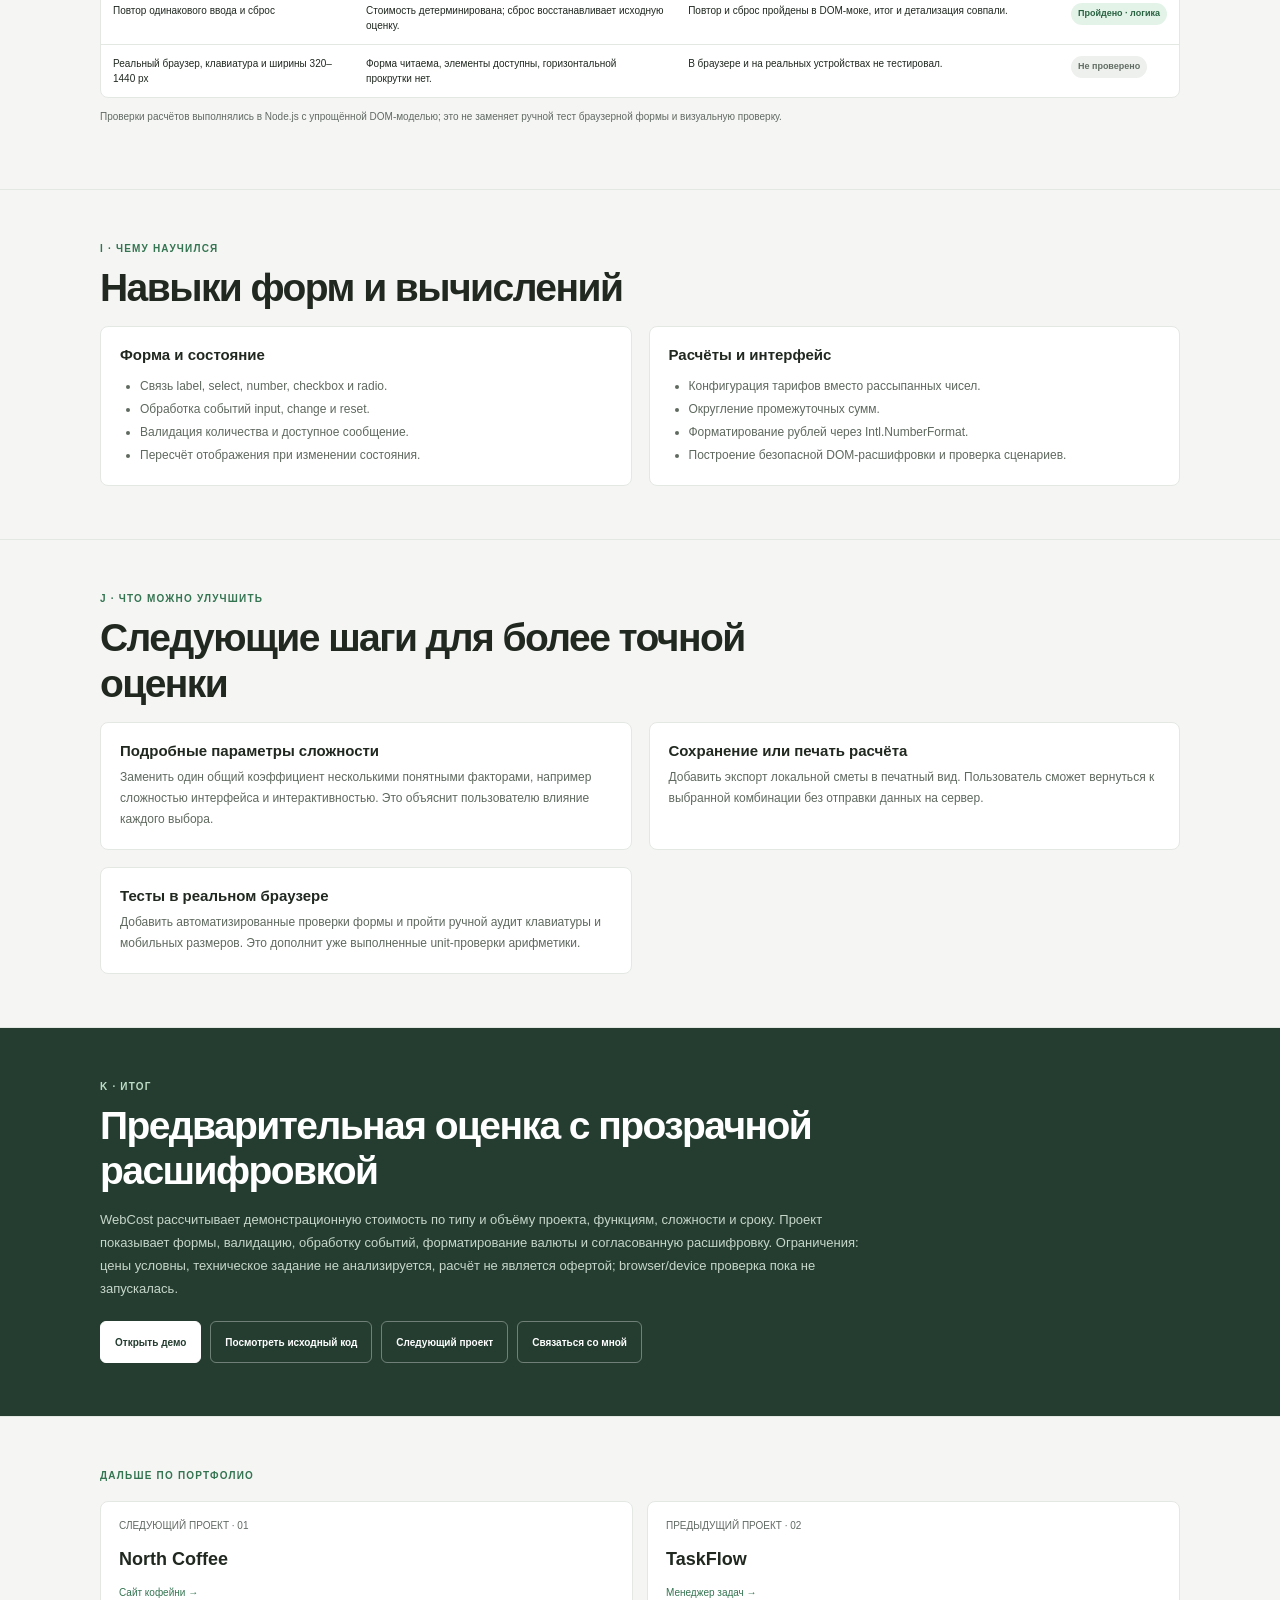
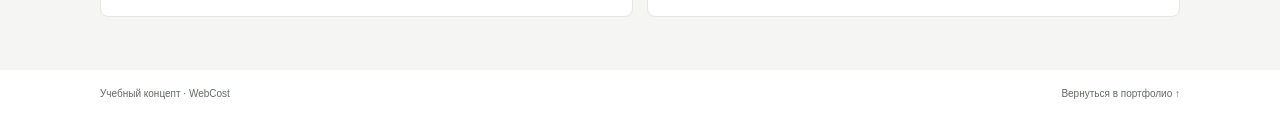
<file: cases/webcost.html>
<!doctype html>
<html lang="ru">
<head><meta charset="utf-8">
<meta http-equiv="Content-Security-Policy" content="default-src 'self'; script-src 'self'; style-src 'self' 'unsafe-inline' https://fonts.googleapis.com; font-src https://fonts.gstatic.com; img-src 'self' data: https://images.unsplash.com; connect-src 'self' https://images.unsplash.com; base-uri 'self'; object-src 'none'; form-action 'self'">
<meta name="referrer" content="strict-origin-when-cross-origin">
<meta name="robots" content="index, follow"><meta name="viewport" content="width=device-width, initial-scale=1"><meta name="description" content="Кейс WebCost — демонстрационный калькулятор оценки веб-разработки на Vanilla JavaScript."><link rel="icon" type="image/svg+xml" href="../favicon.svg">
<link rel="apple-touch-icon" href="../apple-touch-icon.png">
<meta property="og:type" content="website">
<meta property="og:locale" content="ru_RU">
<meta property="og:site_name" content="Портфолио Ярослава Закирова">
<meta property="og:title" content="Кейс WebCost — портфолио">
<meta property="og:description" content="Кейс WebCost — демонстрационный калькулятор оценки веб-разработки на Vanilla JavaScript.">
<meta property="og:url" content="https://fsdfsdfsdf137-ai.github.io/cases/webcost.html">
<meta property="og:image" content="https://fsdfsdfsdf137-ai.github.io/og-image.png">
<meta property="og:image:type" content="image/png">
<meta property="og:image:width" content="1200">
<meta property="og:image:height" content="630">
<meta property="og:image:alt" content="Портфолио Ярослава Закирова — frontend-разработчик">
<meta name="twitter:card" content="summary_large_image">
<meta name="twitter:title" content="Кейс WebCost — портфолио">
<meta name="twitter:description" content="Кейс WebCost — демонстрационный калькулятор оценки веб-разработки на Vanilla JavaScript.">
<meta name="twitter:image" content="https://fsdfsdfsdf137-ai.github.io/og-image.png">
<link rel="canonical" href="https://fsdfsdfsdf137-ai.github.io/cases/webcost.html">
<title>Кейс WebCost — портфолио</title><link rel="stylesheet" href="case.css"></head>
<body><a class="skip-link" href="#content">Перейти к кейсу</a>
<header class="case-header"><div class="container header-inner"><a class="wordmark" href="../">ЯРОСЛАВ <span>ЗАКИРОВ</span></a><a class="back-link" href="../#projects">← Все проекты</a><span class="header-index">КЕЙС 03 / 03</span></div></header>
<main id="content">
<section class="case-hero container"><p class="overline">Учебный концепт · Интерактивный калькулятор</p><h1>WebCost —<br><em>понятная оценка проекта.</em></h1><p class="lead">Калькулятор предварительной стоимости веб-разработки. Посетитель выбирает тип и объём проекта, сложность, функции и срочность, а страница сразу обновляет итог вместе с расшифровкой.</p><div class="project-meta"><span>HTML5</span><span>CSS Grid / Flexbox</span><span>Vanilla JavaScript</span><span>Intl.NumberFormat</span><span>Без backend</span></div></section>
<section class="showcase container" aria-label="Схематичное превью калькулятора WebCost"><div class="browser-bar" aria-hidden="true"><i></i><i></i><i></i><span>ПРЕВЬЮ · WEBCOST</span></div><div class="screen cost-screen"><div class="cost-fields"><h2>Расскажите о проекте</h2><div class="cost-field">Тип проекта　　Лендинг　⌄</div><div class="cost-field">Количество секций　　5</div><div class="cost-field">Сложность　　Стандартная　⌄</div><div class="cost-field">Дополнительные функции　　□ Форма</div></div><div class="cost-result"><small>ПРЕДВАРИТЕЛЬНАЯ ОЦЕНКА</small><strong>25 620 ₽</strong><i></i><small>База + объём + функции</small><i></i><small>Надбавки по параметрам</small></div></div><p class="code-caption">Схематичное превью стартового состояния (5 секций, стандартная сложность и срок, без дополнений).</p></section>
<section class="case-section"><div class="container"><span class="section-kicker">Контекст и решение</span><h2>Показать из чего складывается ориентировочная стоимость</h2><div class="grid-two"><article class="info-card"><h3>Задача</h3><p>Сделать демонстрационный инструмент для выбора состава веб-проекта и мгновенной оценки, не создавая впечатление официальной сметы или обещания фиксированной цены.</p></article><article class="info-card"><h3>Решение</h3><p>Ставки и коэффициенты собраны в одном объекте конфигурации. Форма пересчитывает сумму при каждом изменении, а тёмная панель результата показывает отдельные составляющие и предупреждает о демонстрационном характере расчёта.</p></article></div></div></section>
<section class="case-section"><div class="container"><span class="section-kicker">F · Техническая реализация</span><h2>Форма управляет параметрами, конфигурация — ценами</h2><p class="code-caption">Файлы реализации: <a href="https://github.com/fsdfsdfsdf137-ai/fsdfsdfsdf137-ai.github.io/blob/main/webcost/index.html" target="_blank" rel="noopener noreferrer">index.html</a> · <a href="https://github.com/fsdfsdfsdf137-ai/fsdfsdfsdf137-ai.github.io/blob/main/webcost/css/style.css" target="_blank" rel="noopener noreferrer">css/style.css</a> · <a href="https://github.com/fsdfsdfsdf137-ai/fsdfsdfsdf137-ai.github.io/blob/main/webcost/js/main.js" target="_blank" rel="noopener noreferrer">js/main.js</a>.</p><div class="grid-two"><article class="info-card"><h3>Структура HTML</h3><p>Форма содержит select для вида проекта и сложности, числовое поле количества, группу чекбоксов функций и radio-сроки. У каждого поля есть label; ошибка, итог и детализация имеют отдельные текстовые области. Сброс сделан настоящей кнопкой type="reset".</p></article><article class="info-card"><h3>Стили CSS</h3><p>На широком экране форма и итоговая карточка стоят рядом в Grid. До 680 px колонки становятся вертикальными, до 420 px сами поля тоже выстраиваются в одну колонку. Кликабельные варианты показывают hover и focus.</p></article><article class="info-card"><h3>Расчёт и конфигурация</h3><p>Один объект PRICING хранит базовые цены, стоимость единицы, ставки функций, коэффициенты сложности/срочности и границы количества. Сумма считается из выбранного состояния, не через eval и не из чисел, спрятанных в обработчиках.</p><pre class="code-sample"><code>const baseSubtotal = project.base
  + quantity * project.unitPrice
  + featuresCost;
const complexityTotal = Math.round(
  baseSubtotal * complexity.factor
);
const finalTotal = Math.round(
  complexityTotal * urgency.factor
);</code></pre></article><article class="info-card"><h3>События и DOM</h3><p>Форма слушает input и change, поэтому результат обновляется при наборе количества, смене выбора и отметке функции. Строки расшифровки создаются createElement и получают данные через textContent. Для рублей применяется Intl.NumberFormat.</p></article><article class="info-card"><h3>Валидация и ошибки</h3><p>Количество должно быть целым числом в пределах 1–60. Пустое, отрицательное, дробное и выходящее за пределы значение скрывает итог, показывает сообщение и ставит aria-invalid. При валидном вводе ошибка снимается.</p></article><article class="info-card"><h3>Сброс и согласованность</h3><p>Событие reset откладывает пересчёт до применения браузером начальных значений полей. Итог складывается из показанных строк: базовой суммы, количества, функций и округлённых надбавок.</p></article><article class="info-card"><h3>Хранение данных</h3><p>Не используется. Выборы существуют только в текущей форме и не отправляются на сервер, не сохраняются и не обрабатываются платёжной системой.</p></article><article class="info-card"><h3>Адаптивность и доступность</h3><p>Есть skip-link, label, fieldset/legend, live-сообщение об ошибке и live-итог. Клавиатурное управление обеспечивает нативная форма; пользовательские checkbox/radio имеют видимый focus. CSS учитывает prefers-reduced-motion.</p></article></div></div></section>
<section class="case-section"><div class="container"><span class="section-kicker">G · Адаптивность и UX</span><h2>Параметры рядом с мгновенным результатом</h2><p>На широком экране форма и оценка видны одновременно, что упрощает сравнение выбора с ценой. На телефоне сначала идёт форма, затем карточка с итогом и расшифровкой. Дополнительные опции можно комбинировать, срочность выбирается как один из двух взаимоисключающих вариантов. Сброс возвращает исходные значения, а ошибки не оставляют устаревший итог на экране.</p><p>Показанные суммы демонстрационные: калькулятор не рассчитывает договорную стоимость, не обещает срок и не отправляет заявку.</p></div></section>
<section class="case-section"><div class="container"><span class="section-kicker">H · Тестирование</span><h2>Проверки расчётной логики</h2><div class="table-wrap"><table><thead><tr><th>Сценарий</th><th>Ожидаемое поведение</th><th>Фактический результат</th><th>Статус проверки</th></tr></thead><tbody><tr><td>Три типа проекта и три уровня сложности</td><td>Расчёт меняется по конфигурации; сумма расшифровки равна итогу.</td><td>Node-тест с DOM-моками проверил все типы и коэффициенты; расшифровка совпала.</td><td><span class="status status-pass">Пройдено · логика</span></td></tr><tr><td>Минимум/максимум и некорректное количество</td><td>1 и 60 рассчитываются; пустое, 0, −2, 61 и 2,5 показывают ошибку.</td><td>Эти входы прогнаны в Node DOM-моке; ошибки и границы сработали.</td><td><span class="status status-pass">Пройдено · логика</span></td></tr><tr><td>Все дополнительные функции + ускоренный срок</td><td>Опции попадают в расчёт и отображаются отдельными строками.</td><td>Комбинация проверена Node-тестом; сумма строк совпала с итогом.</td><td><span class="status status-pass">Пройдено · логика</span></td></tr><tr><td>Повтор одинакового ввода и сброс</td><td>Стоимость детерминирована; сброс восстанавливает исходную оценку.</td><td>Повтор и сброс пройдены в DOM-моке, итог и детализация совпали.</td><td><span class="status status-pass">Пройдено · логика</span></td></tr><tr><td>Реальный браузер, клавиатура и ширины 320–1440 px</td><td>Форма читаема, элементы доступны, горизонтальной прокрутки нет.</td><td>В браузере и на реальных устройствах не тестировал.</td><td><span class="status status-pending">Не проверено</span></td></tr></tbody></table></div><p class="footnote">Проверки расчётов выполнялись в Node.js с упрощённой DOM-моделью; это не заменяет ручной тест браузерной формы и визуальную проверку.</p></div></section>
<section class="case-section"><div class="container"><span class="section-kicker">I · Чему научился</span><h2>Навыки форм и вычислений</h2><div class="grid-two"><article class="info-card"><h3>Форма и состояние</h3><ul><li>Связь label, select, number, checkbox и radio.</li><li>Обработка событий input, change и reset.</li><li>Валидация количества и доступное сообщение.</li><li>Пересчёт отображения при изменении состояния.</li></ul></article><article class="info-card"><h3>Расчёты и интерфейс</h3><ul><li>Конфигурация тарифов вместо рассыпанных чисел.</li><li>Округление промежуточных сумм.</li><li>Форматирование рублей через Intl.NumberFormat.</li><li>Построение безопасной DOM-расшифровки и проверка сценариев.</li></ul></article></div></div></section>
<section class="case-section"><div class="container"><span class="section-kicker">J · Что можно улучшить</span><h2>Следующие шаги для более точной оценки</h2><div class="grid-two"><article class="info-card"><h3>Подробные параметры сложности</h3><p>Заменить один общий коэффициент несколькими понятными факторами, например сложностью интерфейса и интерактивностью. Это объяснит пользователю влияние каждого выбора.</p></article><article class="info-card"><h3>Сохранение или печать расчёта</h3><p>Добавить экспорт локальной сметы в печатный вид. Пользователь сможет вернуться к выбранной комбинации без отправки данных на сервер.</p></article><article class="info-card"><h3>Тесты в реальном браузере</h3><p>Добавить автоматизированные проверки формы и пройти ручной аудит клавиатуры и мобильных размеров. Это дополнит уже выполненные unit-проверки арифметики.</p></article></div></div></section>
<section class="case-section case-summary"><div class="container"><span class="section-kicker">K · Итог</span><h2>Предварительная оценка с прозрачной расшифровкой</h2><p>WebCost рассчитывает демонстрационную стоимость по типу и объёму проекта, функциям, сложности и сроку. Проект показывает формы, валидацию, обработку событий, форматирование валюты и согласованную расшифровку. Ограничения: цены условны, техническое задание не анализируется, расчёт не является офертой; browser/device проверка пока не запускалась.</p><div class="summary-actions"><a class="button button-primary" href="../webcost/" target="_blank" rel="noopener noreferrer">Открыть демо</a><a class="button" href="https://github.com/fsdfsdfsdf137-ai/fsdfsdfsdf137-ai.github.io/tree/main/webcost" target="_blank" rel="noopener noreferrer">Посмотреть исходный код</a><a class="button" href="north-coffee.html">Следующий проект</a><a class="button" href="mailto:ym.zakirov@gmail.com">Связаться со мной</a></div></div></section>
<section class="case-section"><div class="container"><span class="section-kicker">Дальше по портфолио</span><div class="next-grid"><a class="next-card" href="north-coffee.html"><span>СЛЕДУЮЩИЙ ПРОЕКТ · 01</span><strong>North Coffee</strong><small>Сайт кофейни →</small></a><a class="next-card" href="taskflow.html"><span>ПРЕДЫДУЩИЙ ПРОЕКТ · 02</span><strong>TaskFlow</strong><small>Менеджер задач →</small></a></div></div></section>
</main><footer class="case-footer"><div class="container"><span>Учебный концепт · WebCost</span><a href="../#projects">Вернуться в портфолио ↑</a></div></footer></body></html>
</file>
<file: css/style.css>
:root{color-scheme:light;--background:#f7f8f6;--surface:#fff;--text:#202522;--muted:#626a64;--line:#e5e9e4;--accent:#4b795d;--accent-dark:#355c44;--accent-soft:#e8f0e9;--heading-font:"Manrope",sans-serif;--body-font:"DM Sans",sans-serif;--shadow:0 12px 36px rgba(30,45,34,.07)}
*{box-sizing:border-box}html{scroll-behavior:smooth;scroll-padding-top:90px}body{margin:0;background:var(--background);color:var(--text);font-family:var(--body-font),Arial,sans-serif;font-size:16px;line-height:1.65;-webkit-font-smoothing:antialiased}a{color:inherit;text-decoration:none}button{font:inherit}.container{width:min(1120px,calc(100% - 48px));margin-inline:auto}.section{padding:104px 0}.skip-link{position:fixed;z-index:20;top:12px;left:12px;padding:10px 16px;background:var(--text);color:white;border-radius:6px;transform:translateY(-160%)}.skip-link:focus{transform:translateY(0)}:focus-visible{outline:3px solid #91b89d;outline-offset:4px;border-radius:4px}.site-header{height:78px;position:sticky;top:0;z-index:10;background:rgba(247,248,246,.94);backdrop-filter:blur(14px);border-bottom:1px solid rgba(229,233,228,.8)}.header-inner,.site-nav,.footer-inner{display:flex;align-items:center}.header-inner{height:100%;justify-content:space-between}.brand{font:800 19px var(--heading-font);letter-spacing:-.06em}.brand span{color:var(--accent)}.site-nav{gap:34px}.site-nav>a:not(.nav-contact){font-size:14px;color:#505952;transition:color .2s}.site-nav>a:hover,.text-link:hover,.back-to-top:hover{color:var(--accent)}.nav-contact{padding:10px 15px;border:1px solid var(--line);border-radius:7px;font-size:13px;font-weight:600;transition:background .2s,border-color .2s}.nav-contact:hover{background:var(--accent-soft);border-color:#d5e2d7}.nav-contact span{margin-left:7px;color:var(--accent)}.menu-toggle{display:none}.hero{padding:88px 0 112px;overflow:hidden}.hero-grid{display:grid;grid-template-columns:1.08fr .92fr;align-items:center;gap:52px}.eyebrow{margin:0 0 17px;color:var(--accent);font-size:11px;letter-spacing:.15em;font-weight:700}.hero .eyebrow{display:flex;align-items:center;gap:9px;letter-spacing:.04em;font-size:13px}.status-dot{width:8px;height:8px;border-radius:50%;background:#70a27d;box-shadow:0 0 0 4px #e6efe7}h1,h2,h3,p{margin-top:0}h1,h2,h3{font-family:var(--heading-font);letter-spacing:-.045em}h1{font-size:clamp(44px,5.5vw,68px);line-height:1.12;margin-bottom:22px;font-weight:700}h1 span,h2 span{color:var(--accent)}.hero-description{max-width:510px;color:var(--muted);font-size:17px;line-height:1.75;margin-bottom:28px}.hero-actions{display:flex;flex-wrap:wrap;gap:12px}.button{min-height:48px;padding:12px 18px;border-radius:7px;display:inline-flex;align-items:center;justify-content:center;gap:12px;font-size:14px;font-weight:600;transition:transform .2s,background .2s}.button:hover{transform:translateY(-2px)}.button-primary{background:var(--accent);color:#fff}.button-primary:hover{background:var(--accent-dark)}.button-secondary{border:1px solid #dce2dd;background:transparent}.button-secondary:hover{background:#fff}.hero-note{margin:23px 0 0;color:var(--muted);font-size:12px}.hero-visual{height:405px;position:relative;display:grid;place-items:center}.visual-card{position:relative;z-index:1;width:min(370px,90%);height:330px;border-radius:12px;background:#e7ede7;box-shadow:0 28px 65px rgba(36,61,43,.14);transform:rotate(2deg);overflow:hidden}.visual-top{height:37px;background:#fff;display:flex;align-items:center;padding:0 13px;gap:5px}.visual-top>span{width:7px;height:7px;border-radius:50%;background:#e4e7e3}.visual-top i{margin:auto;font:10px var(--body-font);font-style:normal;color:#9ca49d}.visual-content{height:calc(100% - 37px);padding:32px 34px;background:#e4ece2;color:#283a2c}.visual-label{font-size:8px;letter-spacing:.13em;color:#6f806f}.visual-title{font:500 39px/1.13 var(--heading-font);letter-spacing:-.07em;margin-top:15px}.visual-title b{color:var(--accent);font-weight:800}.visual-line{width:44px;height:2px;background:#77947c;margin:18px 0}.visual-link{font-size:8px;letter-spacing:.12em;color:#526d57}.visual-badge{position:absolute;z-index:2;right:2%;bottom:36px;display:flex;align-items:center;gap:12px;padding:15px 18px;background:white;border:1px solid #edf0ec;border-radius:9px;box-shadow:var(--shadow);font-size:11px;line-height:1.5;font-weight:600}.badge-icon{font-size:26px;color:var(--accent)}.visual-orbit{position:absolute;inset:35px 4% 25px 11%;border:1px solid #e6ebe4;border-radius:50%;transform:rotate(-22deg)}
.services-section,.process-section{background:#fff}.section-heading{display:flex;align-items:flex-end;justify-content:space-between;gap:40px;margin-bottom:42px}.section-heading h2,.process-intro h2,.about-copy h2,.contact-panel h2{font-size:clamp(32px,4vw,46px);line-height:1.2;margin:0}.section-aside{max-width:340px;color:var(--muted);font-size:14px;margin:0 0 5px}.services-grid{display:grid;grid-template-columns:repeat(3,1fr);gap:16px}.service-card{position:relative;min-height:280px;padding:27px 26px;background:var(--background);border:1px solid #eef0ed;border-radius:10px;transition:transform .2s,box-shadow .2s}.service-card:hover,.project-card:hover{transform:translateY(-4px);box-shadow:var(--shadow)}.service-number{position:absolute;top:25px;right:25px;font-size:11px;color:var(--muted)}.service-icon{width:43px;height:43px;display:grid;place-items:center;border-radius:9px;background:var(--accent-soft);color:var(--accent);font-size:21px;margin-bottom:25px}.service-card h3{font-size:19px;letter-spacing:-.03em;margin-bottom:9px}.service-card p,.project-info p,.process-step p,.about-copy>p:not(.eyebrow){color:var(--muted);font-size:13px;line-height:1.75}.service-card p{min-height:68px;margin-bottom:17px}.text-link{font-size:12px;font-weight:700;color:var(--accent-dark);transition:color .2s}.text-link span{margin-left:5px}.projects-section,.about-section{background:#f4f6f3}.projects-grid{display:grid;grid-template-columns:repeat(3,1fr);gap:19px}.project-card{background:#fff;border:1px solid #e9ece8;border-radius:10px;overflow:hidden;transition:transform .2s,box-shadow .2s}.project-preview{height:220px;overflow:hidden;position:relative}
.cafe-preview{background:#e6d9c2;padding:18px 20px;color:#382e24;font-family:Georgia,serif}.cafe-browser{height:22px;display:flex;justify-content:space-between;font:6px var(--body-font);letter-spacing:.08em;border-bottom:1px solid rgba(56,46,36,.2)}.cafe-layout{display:flex;align-items:center;justify-content:space-between;padding:22px 8px}.cafe-layout small{display:block;font:6px var(--body-font);letter-spacing:.1em;margin-bottom:8px}.cafe-layout b{display:block;font-size:24px;line-height:1.06;letter-spacing:-.06em}.cafe-layout i{display:inline-block;margin-top:12px;font:7px var(--body-font);font-style:normal;background:#665240;color:white;padding:7px 9px}.coffee-cup{width:112px;height:112px;flex:none;background:radial-gradient(circle,#553723 0 24%,#f6f1e8 25% 39%,#d5c3a9 40% 42%,transparent 43%);border:1px solid rgba(91,67,43,.15);border-radius:50%;transform:rotate(-12deg)}.task-preview{display:flex;background:#f0f2f8;color:#41445a;font-family:var(--body-font);padding:16px 13px;gap:12px}.task-sidebar{width:82px;flex:none;background:#fff;border-radius:5px;padding:12px 7px;display:flex;flex-direction:column;gap:12px;font-size:6px}.task-sidebar>b{font-size:8px;margin-bottom:8px;color:#5b63a8}.task-sidebar small{font-size:5px;color:#596375;margin-top:auto}.task-board{flex:1;min-width:0;padding:5px 2px}.task-greeting{font-size:10px;font-weight:700;margin:3px 0 14px}.task-greeting small{display:block;font-size:6px;font-weight:400;color:#596375}.task-columns{display:flex;gap:7px}.task-columns>div{flex:1;background:#e6e8f0;border-radius:4px;padding:7px;min-width:0}.task-columns b{font-size:6px;display:block;margin-bottom:7px}.task-columns i{display:block;background:#fff;border-radius:3px;margin-top:5px;padding:8px 5px;font-style:normal;font-size:6px;box-shadow:0 1px 3px #ddd}.calc-preview{background:#edf2ed;display:grid;place-items:center;padding:14px}.calc-window{width:83%;background:white;border-radius:8px;padding:16px 17px;box-shadow:0 10px 28px rgba(48,68,53,.1);font-family:var(--body-font)}.calc-heading{font-size:12px;font-weight:700;margin-bottom:9px}.calc-heading small{display:block;font-size:7px;font-weight:400;color:#59635b;margin-top:2px}.calc-option{height:25px;border-bottom:1px solid #f0f1ef;display:flex;align-items:center;gap:5px;font-size:7px}.calc-option b{margin-left:auto;font-size:6px}.fake-check{width:9px;height:9px;border:1px solid #cdd5ce;border-radius:2px;color:transparent;font-size:7px;line-height:8px}.fake-check.checked{background:var(--accent);border-color:var(--accent);color:#fff}.calc-total{display:flex;justify-content:space-between;align-items:center;padding:8px 0;font-size:7px;color:#5f675f}.calc-total b{color:#283b2d;font-size:12px}.calc-cta{background:var(--accent);border-radius:4px;color:white;text-align:center;padding:7px;font-size:6px;letter-spacing:.08em}
.project-info{padding:19px 19px 20px}.project-topline{display:flex;justify-content:space-between;align-items:center;margin-bottom:9px}.project-type{font-size:9px;color:var(--accent);font-weight:700}.project-index{font-size:9px;color:var(--muted)}.project-info h3{font-size:17px;margin:0 0 7px}.project-info p{min-height:69px;margin-bottom:13px;font-size:12px}.tag-list{display:flex;flex-wrap:wrap;gap:6px}.tag-list span,.about-skills span{padding:5px 8px;background:#f2f4f1;border-radius:4px;font-size:9px;color:#5f6961}.projects-footnote{margin:21px 0 0;color:var(--muted);font-size:11px}.projects-footnote span{color:var(--accent);margin-right:6px}
.process-layout{display:grid;grid-template-columns:.75fr 1.25fr;gap:100px}.process-intro>p:not(.eyebrow){max-width:300px;margin:20px 0;color:var(--muted);font-size:14px}.process-intro .text-link{display:inline-block;margin-top:4px}.process-steps{border-top:1px solid var(--line)}.process-step{display:grid;grid-template-columns:55px 1fr;gap:16px;padding:23px 0;border-bottom:1px solid var(--line)}.step-number{font-size:12px;color:var(--accent);font-weight:700;padding-top:2px}.process-step h3{font-size:17px;margin:0 0 5px}.process-step p{max-width:500px;margin:0;font-size:12px}.about-layout{display:grid;grid-template-columns:.8fr 1.2fr;align-items:center;gap:90px}.about-mark{height:295px;background:#e3ebe3;border:1px solid #dce6dd;border-radius:10px;display:flex;flex-direction:column;justify-content:center;padding:40px;position:relative;overflow:hidden}.about-mark:after{content:"";position:absolute;width:210px;height:210px;border:1px solid #cbd9cc;border-radius:50%;right:-52px;top:39px;box-shadow:0 0 0 23px rgba(255,255,255,.12),0 0 0 48px rgba(255,255,255,.12)}.about-mark span{font-size:10px;letter-spacing:.15em;color:var(--accent-dark);font-weight:700}.about-mark b{font:700 34px/1.2 var(--heading-font);letter-spacing:-.06em;margin-top:13px;z-index:1}.about-mark i{font:10px var(--body-font);font-style:normal;color:#626a64;margin-top:24px}.about-copy h2{margin-bottom:18px}.about-copy>p:not(.eyebrow){font-size:14px;margin-bottom:13px}.about-skills{display:flex;flex-wrap:wrap;gap:8px;margin-top:21px}.about-skills span{font-size:10px;background:#fff}
.contact-section{padding:82px 0}.contact-panel{background:#e8efe8;border:1px solid #dfe8df;border-radius:12px;padding:50px 58px;display:grid;grid-template-columns:1.1fr .9fr;align-items:center;gap:60px}.contact-panel h2{font-size:42px}.contact-description{max-width:430px;margin:17px 0 0;color:var(--muted);font-size:14px}.contact-links{border-top:1px solid #d3ded4}.contact-link{min-height:67px;display:flex;align-items:center;justify-content:space-between;border-bottom:1px solid #d3ded4;font-size:14px;font-weight:600}.contact-link small{display:block;font-size:9px;letter-spacing:.12em;color:var(--muted);margin-bottom:2px}.contact-link>b{color:var(--accent);font-size:18px;transition:transform .2s}.contact-link:hover>b{transform:translate(3px,-3px)}.contact-edit-note{font-size:10px;color:#7c877d;margin:11px 0 0}.site-footer{border-top:1px solid var(--line);padding:23px 0}.footer-inner{justify-content:space-between;gap:16px}.footer-inner p{margin:0;color:var(--muted);font-size:10px}.back-to-top{font-size:11px;color:#626b64;transition:color .2s}
@media(max-width:850px){.section{padding:78px 0}.hero{padding:68px 0 82px}.hero-grid{gap:20px;grid-template-columns:1fr .85fr}.hero-visual{height:340px}.visual-card{height:290px}.visual-content{padding:27px}.section-heading{gap:25px}.section-heading h2{font-size:36px}.section-aside{max-width:280px;font-size:12px}.services-grid{gap:11px}.service-card{padding:23px 18px}.projects-grid{grid-template-columns:repeat(2,minmax(0,1fr))}.project-card:last-child{grid-column:1/-1;display:grid;grid-template-columns:1fr 1fr}.project-card:last-child .project-preview{height:100%;min-height:220px}.project-card:last-child .project-info{align-self:center}.process-layout{gap:48px}.about-layout{gap:50px}.contact-panel{padding:40px;gap:35px}}
@media(max-width:620px){html{scroll-padding-top:72px}.container{width:min(100% - 36px,480px)}.section{padding:68px 0}.site-header{height:68px}.menu-toggle{width:42px;height:42px;display:flex;align-items:center;justify-content:center;flex-direction:column;gap:5px;border:1px solid var(--line);background:transparent;border-radius:7px;cursor:pointer}.menu-toggle span{width:17px;height:1.5px;background:var(--text);transition:transform .2s}.menu-toggle[aria-expanded="true"] span:first-child{transform:translateY(3.25px) rotate(45deg)}.menu-toggle[aria-expanded="true"] span:last-child{transform:translateY(-3.25px) rotate(-45deg)}.site-nav{position:absolute;top:67px;left:0;right:0;display:none;flex-direction:column;align-items:stretch;gap:0;padding:10px 18px 18px;background:var(--background);border-bottom:1px solid var(--line);box-shadow:0 12px 20px rgba(20,40,25,.06)}.site-nav.is-open{display:flex}.site-nav>a:not(.nav-contact){padding:11px 3px;border-bottom:1px solid var(--line);font-size:15px}.nav-contact{margin-top:13px;text-align:center}.hero{padding:60px 0 63px}.hero-grid{grid-template-columns:1fr;gap:25px}.hero-copy{position:relative;z-index:1}.hero .eyebrow{font-size:11px}h1{font-size:clamp(41px,11vw,58px)}.hero-description{font-size:15px;max-width:460px}.hero-visual{height:275px;margin-top:-6px}.visual-card{width:min(300px,78%);height:250px}.visual-content{padding:21px 24px}.visual-title{font-size:32px;margin-top:11px}.visual-line{margin:12px 0}.visual-badge{right:4%;bottom:10px;padding:10px 12px}.visual-orbit{inset:15px 8% 10px}.section-heading{display:block;margin-bottom:29px}.section-heading h2,.process-intro h2,.about-copy h2,.contact-panel h2{font-size:34px}.section-aside{margin:15px 0 0;max-width:450px;font-size:13px}.services-grid{grid-template-columns:1fr;gap:11px}.service-card{min-height:0;padding:22px}.service-icon{margin-bottom:17px}.service-card p{min-height:0;margin-bottom:13px}.projects-grid{grid-template-columns:1fr;gap:14px}.project-card:last-child{grid-column:auto;display:block}.project-card:last-child .project-preview{height:220px;min-height:0}.project-info p{min-height:0}.project-preview{height:220px}.process-layout{grid-template-columns:1fr;gap:32px}.process-intro>p:not(.eyebrow){max-width:450px}.process-step{grid-template-columns:38px 1fr;gap:10px;padding:18px 0}.about-layout{grid-template-columns:1fr;gap:30px}.about-mark{height:205px;padding:28px}.about-mark b{font-size:29px}.about-mark:after{right:-25px;top:0}.contact-section{padding:60px 0}.contact-panel{grid-template-columns:1fr;padding:29px 23px;gap:28px}.contact-panel h2{font-size:35px}.contact-description{font-size:13px}.contact-link{font-size:13px}.footer-inner{flex-wrap:wrap}.footer-inner p{order:3;width:100%;text-align:center}.brand{font-size:18px}}
@media(max-width:360px){.container{width:calc(100% - 28px)}.hero-actions{gap:8px}.button{padding:11px 12px;font-size:12px}.visual-badge{right:0}.cafe-preview{padding-inline:12px}.cafe-layout{padding-inline:0}.coffee-cup{width:85px;height:85px}.calc-window{width:95%;padding:13px}.contact-panel{padding:25px 18px}}
@media(prefers-reduced-motion:reduce){html{scroll-behavior:auto!important}*,*::before,*::after{animation:none!important;transition:none!important;scroll-behavior:auto!important}body.motion-ready .reveal,body.motion-ready .reveal.is-visible{opacity:1;transform:none}}


.theme-toggle{order:3;width:40px;height:40px;display:grid;place-items:center;padding:0;border:1px solid var(--line);border-radius:7px;background:var(--surface);color:var(--text);cursor:pointer;transition:background .2s,border-color .2s,transform .2s}
.theme-toggle:hover{background:var(--accent-soft);border-color:var(--accent);transform:translateY(-1px)}
.theme-icon{width:19px;height:19px;fill:none;stroke:currentColor;stroke-width:1.7;stroke-linecap:round;stroke-linejoin:round}
.theme-icon-moon{display:none}
.menu-toggle{order:4}
.site-nav{order:2;margin-left:auto}
[data-theme="dark"]{color-scheme:dark;--background:#171b18;--surface:#212722;--text:#edf1ed;--muted:#a7b0a8;--line:#343d36;--accent:#91bd9b;--accent-dark:#739f7d;--accent-soft:#29382d;--shadow:0 12px 36px rgba(0,0,0,.22)}
[data-theme="dark"] .site-header{background:rgba(23,27,24,.94);border-bottom-color:var(--line)}
[data-theme="dark"] .services-section,[data-theme="dark"] .process-section,[data-theme="dark"] .project-card,[data-theme="dark"] .visual-top,[data-theme="dark"] .visual-badge,[data-theme="dark"] .task-sidebar,[data-theme="dark"] .task-columns i,[data-theme="dark"] .calc-window,[data-theme="dark"] .about-skills span{background:var(--surface)}
[data-theme="dark"] .projects-section,[data-theme="dark"] .about-section{background:#1c211d}
[data-theme="dark"] .services-section .service-card{background:#1c211d;border-color:var(--line)}
[data-theme="dark"] .site-nav>a:not(.nav-contact),[data-theme="dark"] .contact-link small,[data-theme="dark"] .contact-edit-note,[data-theme="dark"] .hero-note,[data-theme="dark"] .footer-inner p,[data-theme="dark"] .back-to-top{color:#a7b0a8}
[data-theme="dark"] .nav-contact,[data-theme="dark"] .button-secondary{border-color:#414b43}
[data-theme="dark"] .button-secondary:hover,[data-theme="dark"] .nav-contact:hover{background:#29382d}
[data-theme="dark"] .contact-panel{background:#252f27;border-color:#36443a}
[data-theme="dark"] .contact-links,[data-theme="dark"] .contact-link{border-color:#3a473d}
[data-theme="dark"] .about-mark{background:#28342b;border-color:#39483c}
[data-theme="dark"] .about-mark:after{border-color:#435648}
[data-theme="dark"] .about-mark i{color:#a7b4a8}
[data-theme="dark"] .tag-list span{background:#29312b;color:#c1cbc2}
[data-theme="dark"] .project-card{border-color:var(--line)}
[data-theme="dark"] .visual-content{background:#29382d;color:#edf1ed}
[data-theme="dark"] .visual-label,[data-theme="dark"] .visual-link{color:#b3c7b5}
[data-theme="dark"] .visual-orbit{border-color:#303a32}
[data-theme="dark"] .visual-top i{color:#69766b}
[data-theme="dark"] .task-preview{background:#e9ebf1;color:#41445a}
[data-theme="dark"] .calc-preview{background:#29332b}
[data-theme="dark"] .coffee-cup{background:radial-gradient(circle,#553723 0 24%,#f6f1e8 25% 39%,#d5c3a9 40% 42%,transparent 43%)}
[data-theme="dark"] .theme-icon-sun{display:none}
[data-theme="dark"] .theme-icon-moon{display:block}
@media(max-width:620px){.site-nav{order:2;margin-left:0}.theme-toggle{order:3}.menu-toggle{order:4}}
@media(prefers-reduced-motion:reduce){.theme-toggle{transition:none}}


@keyframes intro-rise{from{opacity:0;transform:translateY(18px)}to{opacity:1;transform:translateY(0)}}
.hero-copy{animation:intro-rise .7s cubic-bezier(.2,.7,.2,1) both}
.hero-visual{animation:intro-rise .8s .12s cubic-bezier(.2,.7,.2,1) both}
body.motion-ready .reveal{opacity:0;transform:translateY(22px);transition:opacity .65s cubic-bezier(.2,.7,.2,1),transform .65s cubic-bezier(.2,.7,.2,1);transition-delay:var(--reveal-delay,0ms)}
body.motion-ready .reveal.is-visible{opacity:1;transform:translateY(0)}
@media(max-width:380px){.section-heading h2,.process-intro h2,.about-copy h2,.contact-panel h2{font-size:31px}.contact-panel{padding-inline:18px}.contact-link{font-size:12px;overflow-wrap:anywhere}.hero-description{font-size:14px}.hero-note{font-size:11px}}
@media(prefers-reduced-motion:reduce){.hero-copy,.hero-visual{animation:none}body.motion-ready .reveal,body.motion-ready .reveal.is-visible{opacity:1;transform:none;transition:none}}

.project-actions{display:flex;flex-wrap:wrap;gap:12px;margin-top:18px}.project-actions a{font-size:10px;font-weight:700;color:var(--accent);border-bottom:1px solid #bdcbbf;padding-bottom:2px}.project-actions a:hover{color:var(--accent-dark);border-color:var(--accent-dark)}
@media(max-width:380px){.contact-link{overflow-wrap:anywhere}}

.taskflow-actions{align-items:center;gap:9px;margin-top:17px}.taskflow-actions a{display:inline-flex;align-items:center;justify-content:center;min-height:38px;padding:0 12px;border:1px solid var(--accent);border-radius:6px;font-size:11px;text-decoration:none}.taskflow-actions .taskflow-open{color:#fff;background:var(--accent)}.taskflow-actions .taskflow-open:hover{color:#fff;background:var(--accent-dark);border-color:var(--accent-dark)}.taskflow-actions .taskflow-source{color:var(--accent);background:transparent}.taskflow-actions .taskflow-source:hover{color:var(--accent-dark);border-color:var(--accent-dark);background:var(--accent-soft)}.taskflow-actions a:focus-visible{outline:3px solid #77a98c;outline-offset:3px}
[data-theme="dark"] .button-primary{color:#102117;background:#91bd9b}
[data-theme="dark"] .button-primary:hover{color:#102117;background:#a7cdb0}


/* Accessibility: maintain readable contrast for small supporting text. */
[data-theme="dark"] .button-primary{background:#91bd9b;color:#102117}
[data-theme="dark"] .button-primary:hover{background:#a7cdb0;color:#102117}
[data-theme="dark"] .skip-link{background:#91bd9b;color:#102117}

.contact-panel .eyebrow{color:var(--accent-dark)}

/* Dark theme: project mockups are light UI screenshots, so their dark text stays on light surfaces. */
[data-theme="dark"] .task-preview{background:#f0f2f8;color:#41445a}
[data-theme="dark"] .task-sidebar,[data-theme="dark"] .task-columns i,[data-theme="dark"] .calc-window{background:#fff}
[data-theme="dark"] .task-columns>div{background:#e6e8f0}
[data-theme="dark"] .task-columns i{box-shadow:0 1px 3px #c9ccd6}
[data-theme="dark"] .calc-preview{background:#edf2ed;color:#202522}
[data-theme="dark"] .calc-window{box-shadow:0 10px 28px rgba(0,0,0,.25)}
[data-theme="dark"] .taskflow-actions .taskflow-open{color:#102117;background:#91bd9b;border-color:#91bd9b}
[data-theme="dark"] .taskflow-actions .taskflow-open:hover{color:#102117;background:#a7cdb0;border-color:#a7cdb0}

/* Dark theme: chips and checkbox glyph inside light mockups. */
[data-theme="dark"] .tag-list span,[data-theme="dark"] .about-skills span{background:#29312b;color:#c1cbc2}
[data-theme="dark"] .fake-check{border-color:#4a544c}
[data-theme="dark"] .fake-check.checked{background:#91bd9b;border-color:#91bd9b;color:#102117}
</file>
<file: north-coffee/css/style.css>
:root{color-scheme:light;--paper:#f4f0e7;--paper-deep:#eae4d8;--ink:#202721;--muted:#5c635a;--green:#294b3a;--green-dark:#1d382a;--line:#dcd6ca;--white:#fbfaf6;--clay:#bc7659;--serif:"Playfair Display",Georgia,serif;--sans:"DM Sans",Arial,sans-serif;--shadow:0 22px 60px rgba(32,39,33,.12)}
*{box-sizing:border-box}html{scroll-behavior:smooth;scroll-padding-top:74px}body{margin:0;background:var(--paper);color:var(--ink);font-family:var(--sans);font-size:16px;line-height:1.65;-webkit-font-smoothing:antialiased}body.menu-open,body.dialog-open{overflow:hidden}img{display:block;width:100%;max-width:100%}a{color:inherit;text-decoration:none}button{font:inherit;color:inherit}.container{width:calc(100% - 32px);max-width:520px;margin-inline:auto}.section{padding:70px 0}.skip-link{position:fixed;z-index:30;top:12px;left:12px;padding:10px 15px;background:var(--green-dark);color:#fff;border-radius:4px;transform:translateY(-160%)}.skip-link:focus{transform:translateY(0)}:focus-visible{outline:3px solid #ad6c4f;outline-offset:4px;border-radius:3px}
.site-header{height:70px;position:sticky;top:0;z-index:10;background:rgba(244,240,231,.95);backdrop-filter:blur(14px);border-bottom:1px solid rgba(220,214,202,.8)}.header-inner{height:100%;display:flex;align-items:center;justify-content:space-between;gap:12px}.brand{display:inline-flex;align-items:center;gap:9px;flex:none}.brand-mark{width:31px;height:31px;display:grid;place-items:center;border-radius:50%;background:var(--green);color:#f6f1e7;font:600 21px var(--serif)}.brand-name{font:700 16px var(--sans);letter-spacing:-.06em}.brand-name>span{font-weight:400;color:var(--green)}.menu-toggle{width:42px;height:42px;display:flex;align-items:center;justify-content:center;flex-direction:column;gap:5px;border:1px solid var(--line);border-radius:2px;background:transparent;cursor:pointer}.menu-toggle span{width:17px;height:1px;background:var(--green);transition:transform .2s}.menu-toggle[aria-expanded="true"] span:first-child{transform:translateY(3px) rotate(45deg)}.menu-toggle[aria-expanded="true"] span:last-child{transform:translateY(-3px) rotate(-45deg)}.site-nav{position:absolute;top:69px;left:0;right:0;display:none;align-items:stretch;flex-direction:column;gap:0;padding:9px 22px 20px;background:var(--paper);border-bottom:1px solid var(--line);box-shadow:0 14px 22px rgba(32,39,33,.08)}.site-nav.is-open{display:flex}.site-nav>a:not(.nav-cta){padding:12px 2px;border-bottom:1px solid var(--line);font-size:13px;color:#555d55}.nav-cta{margin:13px 0 0;padding:12px 14px;border:1px solid #bfc7bb;border-radius:2px;color:var(--green);font-size:11px;font-weight:700;text-align:center}.nav-cta span{margin-left:8px}
.hero{position:relative;padding:39px 0 0;overflow:hidden}.hero-layout{display:grid;grid-template-columns:1fr;gap:26px}.hero-copy{position:relative;z-index:2;padding:0}.eyebrow{display:flex;align-items:center;gap:9px;margin:0 0 17px;color:var(--green);font-size:8px;line-height:1.5;font-weight:700;letter-spacing:.13em}.eyebrow-line{display:inline-block;width:21px;height:1px;background:var(--clay);flex:none}h1,h2{font-family:var(--serif);font-weight:500;letter-spacing:-.055em}h1{margin:0;font-size:clamp(41px,11vw,60px);line-height:1.06}h1 em,h2 em{color:var(--green);font-weight:500}.hero-description{max-width:460px;margin:17px 0 21px;color:var(--muted);font-size:12px;line-height:1.9}.hero-actions{display:flex;align-items:center;flex-wrap:wrap;gap:14px}.button{display:inline-flex;align-items:center;justify-content:center;gap:14px;min-height:45px;padding:11px 13px;border:1px solid transparent;border-radius:2px;font-size:9px;font-weight:700;letter-spacing:.025em;transition:background .2s,color .2s,transform .2s,border-color .2s}.button:hover{transform:translateY(-2px)}.button-dark{background:var(--green);color:#fff}.button-dark:hover{background:var(--green-dark)}.quiet-link,.text-link{color:var(--green);font-size:9px;font-weight:700}.quiet-link span,.text-link span{margin-left:6px}.hero-footnote{display:flex;align-items:center;flex-wrap:wrap;gap:7px;margin:22px 0 0;color:#535c53;font-size:9px}.open-dot{width:6px;height:6px;border-radius:50%;background:#789272}.footnote-demo{color:#586057;font-size:8px}.hero-visual{position:relative;min-width:0;padding:0 20px 20px 0}.photo-frame{position:relative;overflow:hidden;background:var(--paper-deep)}.photo-frame img{height:100%;object-fit:cover;transition:transform .7s cubic-bezier(.2,.7,.2,1)}.hero-photo{height:285px;margin:0}.hero-photo img{object-position:center 53%}.hero-photo:after{position:absolute;inset:45% 0 0;content:"";background:linear-gradient(transparent,rgba(21,34,27,.44));pointer-events:none}.photo-caption{position:absolute;z-index:1;right:10px;bottom:12px;left:10px;display:flex;justify-content:space-between;gap:8px;padding:7px 9px;color:#fff;background:rgba(21,34,27,.9);font-size:9px;letter-spacing:.09em}.hero-stamp{position:absolute;right:0;bottom:0;width:82px;height:108px;padding:11px;background:var(--green);color:#f2eee4;display:flex;flex-direction:column;justify-content:space-between;box-shadow:var(--shadow);transform:rotate(2deg)}.hero-stamp>span{font:italic 10px var(--serif);color:#d3b89c}.hero-stamp>b{font:500 17px/1.02 var(--serif);letter-spacing:-.04em}.hero-stamp>i{font:normal 6px var(--sans);letter-spacing:.13em}.hero-side-note{position:absolute;right:0;top:4px;writing-mode:vertical-rl;color:#586057;font-size:7px;letter-spacing:.12em}.hero-bottom{height:48px;margin-top:20px;border-top:1px solid var(--line);display:flex;align-items:center;justify-content:space-between;color:#586057;font-size:6px;letter-spacing:.1em}.hero-bottom span{max-width:43%}.hero-bottom>a{font-size:17px;color:var(--green)}
.section-heading{display:block;margin-bottom:27px}.section-heading h2,.story-copy h2,.visit-layout h2{margin:0;font-size:clamp(36px,9vw,49px);line-height:1.12}.section-heading .eyebrow{margin-bottom:12px}.section-note{max-width:460px;margin:13px 0 0;color:var(--muted);font-size:11px;line-height:1.85}.drinks-section{background:var(--white)}.drinks-grid{display:grid;grid-template-columns:1fr;gap:23px}.drink-card{min-width:0}.drink-trigger{display:block;width:100%;padding:0;border:0;background:transparent;text-align:left;cursor:pointer}.drink-image{display:block;height:250px;margin-bottom:14px}.drink-image img{height:100%;object-fit:cover}.drink-trigger:hover .drink-image img{transform:scale(1.045)}.drink-open{position:absolute;right:11px;bottom:11px;width:31px;height:31px;display:grid;place-items:center;background:var(--paper);border-radius:50%;color:var(--green);font-size:15px;transition:background .2s,color .2s}.drink-trigger:hover .drink-open{background:var(--green);color:#fff}.drink-meta{display:flex;align-items:center;justify-content:space-between;gap:8px;margin-bottom:5px}.drink-kind,.drink-price{font-size:8px;color:#5b6259;letter-spacing:.09em}.drink-price{color:var(--green);font-weight:700}.drink-title{display:block;font:500 24px var(--serif);letter-spacing:-.035em}.drink-description{display:block;margin-top:4px;color:var(--muted);font-size:10px}.demo-note{margin:20px 0 0;color:#586057;font-size:9px}.story-section{padding:70px 0;background:var(--paper-deep)}.story-layout{display:grid;grid-template-columns:1fr;align-items:center;gap:31px}.story-image{height:300px}.story-image img{object-position:center;filter:saturate(.82)}.story-image-label{position:absolute;left:0;bottom:0;padding:11px 14px;background:var(--green);color:#f5f0e6;font-size:7px;letter-spacing:.12em}.story-copy{max-width:500px}.story-copy h2{margin-bottom:17px}.story-copy>p:not(.eyebrow){color:#5d655d;font-size:12px;line-height:1.9}.story-copy .text-link{display:inline-block;margin-top:7px}.story-signature{margin-top:28px;color:var(--green);font:italic 18px var(--serif)}.story-signature span{display:block;margin-top:4px;color:#586057;font:normal 8px var(--sans);letter-spacing:.07em}.space-section{background:var(--paper)}.space-heading{margin-bottom:24px}.gallery-grid{display:grid;grid-template-columns:1fr;gap:10px}.gallery-item{height:230px;min-width:0;margin:0}.gallery-item img{height:100%;object-fit:cover;filter:saturate(.85)}.gallery-item figcaption{position:absolute;right:0;bottom:0;left:0;padding:30px 12px 12px;background:linear-gradient(transparent,rgba(21,34,27,.96));color:white;font-size:9px;letter-spacing:.1em}.gallery-tall{height:270px}.visit-section{padding:69px 0;background:var(--green);color:#f5f1e8}.visit-layout{display:grid;grid-template-columns:1fr;gap:27px}.visit-section .eyebrow{color:#d0b18f}.visit-layout h2 em{color:#d2b99d}.visit-note{max-width:390px;margin:17px 0 0;color:#d0d4ca;font-size:10px;line-height:1.8}.visit-details{border-top:1px solid rgba(255,255,255,.28)}.detail-row{display:grid;grid-template-columns:92px 1fr;gap:13px;padding:15px 0;border-bottom:1px solid rgba(255,255,255,.22)}.detail-row>span{padding-top:3px;color:#c3d0c3;font-size:7px;letter-spacing:.11em}.detail-row p{margin:0;font:500 16px/1.5 var(--serif)}.detail-row small{display:block;margin-top:5px;color:#c4cabe;font:8px var(--sans)}.button-light{margin-top:17px;background:#f4f0e7;color:var(--green)}.button-light:hover{background:#fff}.contact-section{position:relative;overflow:hidden;padding:70px 0;background:#e8e2d6}.contact-inner{position:relative;z-index:1;text-align:center}.contact-inner .eyebrow{justify-content:center}.contact-inner h2{margin:0;font:500 clamp(44px,11vw,64px)/1.1 var(--serif);letter-spacing:-.055em}.contact-inner h2 em{color:var(--green)}.contact-inner>p:not(.eyebrow){margin:15px 0 20px;color:var(--muted);font-size:10px}.contact-decoration{position:absolute;right:-32px;bottom:-90px;color:rgba(41,75,58,.06);font:600 300px/.8 var(--serif);pointer-events:none}.site-footer{background:#202b23;color:#f3efe5;padding:26px 0 15px}.footer-top{display:flex;align-items:center;justify-content:space-between;flex-wrap:wrap;gap:18px;padding-bottom:22px}.brand-footer .brand-mark{background:#e8e2d6;color:var(--green)}.brand-footer .brand-name>span{color:#c2cfbf}.footer-top nav{order:3;width:100%;display:flex;flex-wrap:wrap;gap:12px 20px}.footer-top nav a,.footer-top-link{font-size:8px;color:#d0d2c9}.footer-top nav a:hover,.footer-top-link:hover{color:#d2b99d}.footer-top-link{margin-left:auto}.footer-bottom{padding-top:12px;border-top:1px solid rgba(255,255,255,.18);display:flex;flex-direction:column;gap:5px;color:#b5bcb3;font-size:6px;letter-spacing:.1em}
.drink-dialog{position:fixed;width:min(490px,calc(100% - 32px));max-width:none;max-height:calc(100% - 32px);overflow:auto;margin:auto;padding:37px 24px 27px;border:0;background:var(--white);color:var(--ink);box-shadow:0 28px 100px rgba(10,19,13,.28)}.drink-dialog::backdrop{background:rgba(17,27,20,.62);backdrop-filter:blur(4px)}.dialog-close{position:absolute;top:10px;right:11px;width:36px;height:36px;border:1px solid var(--line);border-radius:50%;background:transparent;font-size:23px;line-height:1;cursor:pointer;transition:background .2s,color .2s}.dialog-close:hover{background:var(--green);color:#fff}.drink-dialog .eyebrow{margin-bottom:12px}.drink-dialog h2{margin:0 0 13px;font:500 32px var(--serif);letter-spacing:-.04em}.drink-dialog>p:not(.eyebrow){color:var(--muted);font-size:11px;line-height:1.8}.dialog-notes{margin:20px 0 12px;border-top:1px solid var(--line)}.dialog-notes>div{display:flex;justify-content:space-between;gap:14px;padding:10px 0;border-bottom:1px solid var(--line);font-size:10px}.dialog-notes dt{color:var(--muted)}.dialog-notes dd{margin:0;color:var(--green);font-weight:600;text-align:right}.dialog-demo{margin-bottom:0!important;font-size:8px!important}
@keyframes rise-in{from{opacity:0;transform:translateY(20px)}to{opacity:1;transform:translateY(0)}}.hero-copy{animation:rise-in .7s cubic-bezier(.2,.7,.2,1) both}.hero-visual{animation:rise-in .8s .1s cubic-bezier(.2,.7,.2,1) both}body.motion-ready .reveal{opacity:0;transform:translateY(20px);transition:opacity .65s cubic-bezier(.2,.7,.2,1),transform .65s cubic-bezier(.2,.7,.2,1);transition-delay:var(--reveal-delay,0ms)}body.motion-ready .reveal.is-visible{opacity:1;transform:translateY(0)}@media(min-width:431px){.container{width:calc(100% - 48px)}.hero{padding-top:50px}.hero h1{font-size:clamp(58px,9vw,76px)}.hero-photo{height:390px}.hero-stamp{right:0;bottom:0;width:102px;height:130px;padding:13px}.hero-stamp>b{font-size:19px}.hero-visual{padding-right:25px}.hero-bottom{height:53px}.section{padding:82px 0}.drinks-grid{grid-template-columns:repeat(2,minmax(0,1fr));gap:25px 16px}.drink-image{height:clamp(175px,39vw,250px)}.story-section{padding:82px 0}.story-image{height:360px}.gallery-grid{grid-template-columns:1fr 1fr;grid-template-rows:245px 190px;gap:12px}.gallery-tall{grid-column:1;grid-row:1/3;height:auto}.gallery-item:nth-child(2){grid-column:2;grid-row:1;height:auto}.gallery-item:nth-child(3){grid-column:2;grid-row:2;height:auto}.visit-section{padding:82px 0}.visit-layout{gap:34px}.contact-section{padding:86px 0}.contact-decoration{font-size:390px;right:-15px;bottom:-125px}.footer-bottom{flex-direction:row;justify-content:space-between}}
@media(min-width:681px){html{scroll-padding-top:86px}.container{width:calc(100% - 64px);max-width:1160px}.section{padding:100px 0}.site-header{height:82px}.header-inner{gap:20px}.brand{gap:10px}.brand-mark{width:34px;height:34px;font-size:22px}.brand-name{font-size:17px}.menu-toggle{display:none}.site-nav{position:static;display:flex;align-items:center;flex-direction:row;gap:20px;padding:0;background:transparent;border:0;box-shadow:none}.site-nav>a:not(.nav-cta){padding:0;border:0;font-size:11px}.nav-cta{margin:0;padding:10px 12px}.hero{padding:54px 0 0}.hero-layout{grid-template-columns:.93fr 1.07fr;align-items:center;gap:25px;min-height:440px}.hero-copy{padding:12px 0 35px}.eyebrow{gap:10px;margin-bottom:18px;font-size:8px;letter-spacing:.15em}.hero h1{font-size:clamp(54px,6.1vw,78px)}.hero-description{margin:20px 0 23px;font-size:12px}.hero-actions{gap:18px}.button{min-height:47px;padding:12px 16px;font-size:9px}.quiet-link,.text-link{font-size:9px}.hero-footnote{margin-top:28px;font-size:9px}.hero-visual{padding:0 28px 25px 0}.hero-photo{height:400px}.hero-stamp{right:-1px;bottom:0;width:108px;height:137px}.hero-side-note{right:0;top:12px}.hero-bottom{height:58px;margin-top:28px;font-size:7px}.section-heading{display:flex;align-items:flex-end;justify-content:space-between;gap:28px;margin-bottom:34px}.section-heading h2,.story-copy h2,.visit-layout h2{font-size:clamp(40px,4.2vw,54px)}.section-note{max-width:300px;margin:0 0 4px;font-size:11px}.drinks-grid{grid-template-columns:repeat(3,minmax(0,1fr));gap:18px}.drink-image{height:210px;margin-bottom:15px}.drink-title{font-size:23px}.drink-description{font-size:10px}.story-layout{grid-template-columns:1fr .92fr;gap:45px}.story-image{height:420px}.story-copy>p:not(.eyebrow){font-size:11px}.story-signature{margin-top:34px}.gallery-grid{grid-template-columns:1.25fr 1fr 1fr;grid-template-rows:185px 185px;gap:13px}.gallery-tall{grid-column:1;grid-row:1/3;height:auto}.gallery-item:nth-child(2){grid-column:2;grid-row:1;height:auto}.gallery-item:nth-child(3){grid-column:3;grid-row:1/3;height:auto}.visit-layout{grid-template-columns:1fr .8fr;align-items:center;gap:40px}.detail-row{grid-template-columns:105px 1fr}.contact-section{padding:94px 0}.contact-inner h2{font-size:clamp(54px,6vw,68px)}.contact-inner>p:not(.eyebrow){font-size:11px}.footer-top{flex-wrap:nowrap}.footer-top nav{order:initial;width:auto;gap:18px}.footer-top nav a,.footer-top-link{font-size:8px}.footer-bottom{font-size:7px}.drink-dialog{padding:41px 38px 34px}.drink-dialog h2{font-size:36px}.drink-dialog>p:not(.eyebrow){font-size:12px}}
@media(min-width:901px){.section{padding:112px 0}.hero{padding-top:66px}.hero-layout{grid-template-columns:.93fr 1.07fr;gap:52px;min-height:520px}.hero-copy{padding:16px 0 42px}.eyebrow{font-size:9px}.hero h1{font-size:clamp(68px,6.2vw,84px)}.hero-description{max-width:410px;font-size:13px}.hero-footnote{font-size:10px}.hero-visual{padding:0 32px 30px 0}.hero-photo{height:470px}.hero-stamp{right:-2px;width:122px;height:150px;padding:15px}.hero-stamp>b{font-size:20px}.hero-bottom{margin-top:32px;font-size:8px}.section-heading{gap:45px;margin-bottom:37px}.section-heading h2,.story-copy h2,.visit-layout h2{font-size:58px}.section-note{max-width:320px;font-size:12px}.drinks-grid{gap:22px}.drink-image{height:270px;margin-bottom:17px}.drink-title{font-size:25px}.drink-description{font-size:11px}.story-section{padding:110px 0}.story-layout{gap:90px}.story-image{height:510px}.story-copy>p:not(.eyebrow){font-size:13px}.story-signature{margin-top:47px}.space-heading{margin-bottom:35px}.gallery-grid{grid-template-rows:220px 220px;gap:15px}.visit-section{padding:94px 0}.visit-layout{grid-template-columns:1fr .75fr;gap:80px}.visit-note{font-size:11px}.detail-row{grid-template-columns:125px 1fr;padding:17px 0}.detail-row>span{font-size:8px}.detail-row p{font-size:17px}.contact-section{padding:105px 0}.contact-inner h2{font-size:72px}.contact-inner>p:not(.eyebrow){font-size:12px}.contact-decoration{right:8%;bottom:-160px;font-size:480px}}
@media(prefers-reduced-motion:reduce){*,*::before,*::after{scroll-behavior:auto!important;animation-duration:.01ms!important;animation-iteration-count:1!important;transition-duration:.01ms!important}body.motion-ready .reveal,body.motion-ready .reveal.is-visible{opacity:1;transform:none;transition:none}}
@media(max-width:350px){.hero h1{font-size:38px}.hero .eyebrow{font-size:7px}.hero-description{font-size:11px}}


/* Accessibility: captions over photography need a stable backing surface. */
.photo-caption{right:0;bottom:0;left:0;padding:7px 9px;background:rgba(21,34,27,.9);font-size:9px}
.gallery-item figcaption{padding:32px 12px 12px;background:linear-gradient(transparent,rgba(21,34,27,.96));font-size:9px}
</file>
<file: taskflow/css/style.css>
:root{color-scheme:light;--page:#f6f7f5;--surface:#fff;--soft:#f1f4f1;--text:#202822;--muted:#667069;--line:#e7ebe7;--accent:#39765c;--dark:#285e46;--accent-soft:#e8f1eb;--danger:#a64a4a;--shadow:0 16px 48px rgb(27 44 34 / 6%);font-family:"DM Sans","Segoe UI",sans-serif;font-synthesis:none;text-rendering:optimizeLegibility;-webkit-font-smoothing:antialiased;scroll-behavior:smooth}
*{box-sizing:border-box}body{min-width:320px;margin:0;color:var(--text);background:var(--page)}button,input{font:inherit}button{color:inherit}a{color:inherit}.container{width:min(1160px,calc(100% - 48px));margin-inline:auto}.visually-hidden{position:absolute;width:1px;height:1px;padding:0;margin:-1px;overflow:hidden;clip:rect(0,0,0,0);white-space:nowrap;border:0}.skip-link{position:fixed;z-index:10;top:12px;left:12px;padding:12px 16px;transform:translateY(-160%);color:#fff;background:var(--dark);border-radius:8px}.skip-link:focus{transform:translateY(0)}:focus-visible{outline:3px solid #77a98c;outline-offset:3px}
.app-header{border-bottom:1px solid var(--line);background:#ffffffdc}.header-inner,.header-meta,.brand,.footer-inner{display:flex;align-items:center}.header-inner{min-height:76px;justify-content:space-between}.brand{gap:10px;text-decoration:none;font:800 22px/1 "Manrope",sans-serif;letter-spacing:-.8px}.brand>span:last-child>span{color:var(--accent)}.brand-mark{display:grid;width:30px;height:30px;align-content:center;gap:3px;padding:6px;border-radius:9px;background:var(--accent)}.brand-mark i{display:block;height:2px;border-radius:2px;background:white}.brand-mark i:nth-child(2){width:75%}.brand-mark i:nth-child(3){width:48%}.header-meta{gap:10px;color:var(--muted);font-size:13px}.sync-indicator,.keyboard-dot{width:7px;height:7px;border-radius:50%;background:#55a577}.header-meta time{margin-left:10px;padding-left:18px;border-left:1px solid var(--line)}
.dashboard-layout{display:grid;grid-template-columns:260px minmax(0,1fr);gap:36px;padding-block:44px 70px;align-items:start}.task-sidebar{position:sticky;top:24px;display:flex;min-height:570px;flex-direction:column}.focus-card{padding:23px;overflow:hidden;color:#fff;border-radius:18px;background:var(--dark);box-shadow:var(--shadow)}.focus-card-top{display:flex;align-items:center;gap:9px}.focus-icon{display:grid;width:29px;height:29px;place-items:center;border:1px solid #ffffff47;border-radius:9px}.focus-label,.sidebar-heading,.eyebrow{font-size:10px;font-weight:700;letter-spacing:1.15px}.focus-label{color:#ffffffbf}.focus-card h2{margin:25px 0 9px;font:700 25px/1.2 "Manrope",sans-serif;letter-spacing:-.8px}.focus-card p{margin:0;color:#ffffffc2;font-size:13px;line-height:1.65}.progress-block{margin-top:28px}.progress-label{display:flex;justify-content:space-between;margin-bottom:9px;font-size:11px;color:#ffffffc7}.progress-label strong{color:white}.progress-track{height:6px;overflow:hidden;border-radius:9px;background:#ffffff33}.progress-track span{display:block;width:0;height:100%;border-radius:inherit;background:#c9e7d4;transition:width .25s ease}.sidebar-section{padding-top:33px}.sidebar-heading{margin:0 0 13px 10px;color:#667069}.filter-list{display:grid;gap:4px}.filter-button{display:flex;align-items:center;gap:11px;min-height:43px;padding:0 11px;border:0;border-radius:9px;background:transparent;text-align:left;cursor:pointer;color:#59635b;font-size:13px}.filter-button:hover,.filter-chip:hover{background:var(--soft)}.filter-button.is-active{color:var(--dark);background:var(--accent-soft);font-weight:600}.filter-symbol{width:18px;color:var(--muted);text-align:center}.filter-count{margin-left:auto;color:#667069;font-size:12px}.sidebar-bottom{margin-top:auto;padding:20px 10px 0}.storage-note{margin:0;color:var(--muted);font-size:11px;line-height:1.6}.clear-completed{margin-top:12px;padding:0;border:0;color:var(--danger);background:transparent;cursor:pointer;font-size:12px}.clear-completed:hover{text-decoration:underline}
.task-panel{min-width:0;padding:33px 36px 20px;border:1px solid var(--line);border-radius:18px;background:var(--surface);box-shadow:var(--shadow)}.panel-heading{display:flex;align-items:center;justify-content:space-between;gap:20px;margin-bottom:25px}.eyebrow{margin:0 0 9px;color:var(--accent)}.panel-heading h1{margin:0;font:800 clamp(30px,4vw,39px)/1.15 "Manrope",sans-serif;letter-spacing:-1.7px}.panel-heading h1 span{color:var(--accent)}.panel-subtitle{margin:9px 0 0;color:var(--muted);font-size:14px;line-height:1.55}.task-total{display:flex;align-items:center;gap:9px;flex:0 0 auto;color:var(--muted);font-size:11px;line-height:1.3}.task-total strong{color:var(--text);font:700 32px/1 "Manrope",sans-serif}.add-task-form{display:flex;align-items:center;gap:12px;min-height:58px;padding:7px 8px 7px 16px;border:1px solid #dfe6e0;border-radius:11px;background:#fbfcfb;transition:border-color .2s,box-shadow .2s}.add-task-form:focus-within{border-color:#8caf99;box-shadow:0 0 0 3px #39765c1a}.input-symbol{color:var(--accent);font-size:23px}.add-task-form input,.search-field input{width:100%;min-width:0;border:0;outline:0;color:var(--text);background:transparent}.add-task-form input{font-size:14px}input::placeholder{color:#667069}.add-button{display:inline-flex;align-items:center;justify-content:center;gap:11px;min-height:41px;padding:0 15px;border:0;border-radius:8px;color:white;background:var(--accent);cursor:pointer;font-size:12px;font-weight:600;transition:background .18s,transform .18s}.add-button:hover{background:var(--dark)}.add-button:active{transform:scale(.97)}.form-message{min-height:19px;margin:5px 0 13px;color:var(--danger);font-size:12px}.task-toolbar{display:flex;align-items:center;justify-content:space-between;gap:14px;margin:7px 0 13px}.toolbar-title{display:flex;align-items:center;gap:10px}.toolbar-title h2{margin:0;font:700 16px "Manrope",sans-serif}.visible-count{padding:4px 8px;border-radius:20px;color:var(--muted);background:var(--soft);font-size:10px}.search-field{display:flex;align-items:center;gap:8px;width:min(220px,48%);height:36px;padding:0 9px;border:1px solid var(--line);border-radius:8px;color:#667069}.search-field:focus-within{border-color:#8caf99}.search-field input{font-size:12px}kbd{display:inline-grid;min-width:19px;height:19px;place-items:center;border:1px solid var(--line);border-radius:4px;color:#879188;background:white;font:11px "DM Sans",sans-serif}.mobile-filters{display:none}
.task-list{display:grid;gap:9px;margin:0;padding:0;list-style:none}.task-item{display:grid;grid-template-columns:22px minmax(0,1fr) auto;align-items:center;gap:12px;min-height:66px;padding:11px 13px;border:1px solid var(--line);border-radius:10px;background:white;transition:border-color .18s,box-shadow .18s,transform .18s}.task-item:hover{transform:translateY(-1px);border-color:#d4dfd6;box-shadow:0 5px 15px #1b2c220d}.task-item.is-completed .task-title{color:#667069;text-decoration:line-through}.task-check{display:grid;width:20px;height:20px;place-items:center;padding:0;border:1.5px solid #cbd3cc;border-radius:6px;color:white;background:white;cursor:pointer}.task-check:hover{border-color:var(--accent)}.is-completed .task-check{border-color:var(--accent);background:var(--accent)}.task-copy{min-width:0}.task-title{display:block;overflow-wrap:anywhere;font-size:13px;line-height:1.45}.task-date{display:block;margin-top:4px;color:#667069;font-size:10px}.task-actions{display:flex;gap:4px}.task-action{display:grid;width:32px;height:32px;place-items:center;padding:0;border:0;border-radius:7px;color:#778179;background:transparent;cursor:pointer;font-size:14px}.task-action:hover{color:var(--dark);background:var(--soft)}.task-action.delete:hover{color:var(--danger);background:#fbefef}.edit-form{display:grid;grid-template-columns:1fr auto auto;gap:7px}.edit-input{min-width:0;padding:8px;border:1px solid #b8cbbb;border-radius:6px;font-size:13px}.edit-save,.edit-cancel{padding:6px 8px;border:0;border-radius:6px;cursor:pointer;font-size:11px}.edit-save{color:white;background:var(--accent)}.edit-cancel{background:var(--soft)}
.empty-state{padding:36px 15px 32px;text-align:center}.empty-illustration{position:relative;display:grid;width:58px;height:58px;place-items:center;margin:0 auto 15px;border-radius:17px;color:var(--accent);background:var(--accent-soft);font-size:23px}.empty-illustration i{position:absolute;width:5px;height:5px;border-radius:50%;background:#92b29c}.empty-illustration i:nth-of-type(1){top:3px;right:-7px}.empty-illustration i:nth-of-type(2){bottom:3px;left:-7px}.empty-illustration i:nth-of-type(3){top:-5px;left:9px}.empty-state h2{margin:0 0 6px;font:700 16px "Manrope",sans-serif}.empty-state p{max-width:310px;margin:0 auto;color:var(--muted);font-size:12px;line-height:1.6}.empty-action{margin-top:14px;padding:8px 12px;border:1px solid var(--line);border-radius:7px;color:var(--dark);background:white;cursor:pointer;font-size:12px}.list-footer{display:flex;justify-content:space-between;gap:12px;margin-top:17px;padding-top:14px;border-top:1px solid var(--line);color:#667069;font-size:10px}.list-footer>span:last-child{display:flex;align-items:center;gap:6px}.list-footer .keyboard-dot{width:5px;height:5px}.app-footer{padding-block:19px;border-top:1px solid var(--line);background:#fff}.footer-inner{justify-content:space-between;gap:18px}.footer-brand{font-size:17px}.footer-brand .brand-mark{width:25px;height:25px;border-radius:7px}.footer-inner p,.footer-inner>a:last-child{margin:0;color:var(--muted);font-size:11px}.footer-inner>a:last-child{text-decoration:none}.footer-inner>a:last-child:hover{color:var(--accent)}[hidden]{display:none!important}
@media(max-width:820px){.container{width:min(680px,calc(100% - 36px))}.dashboard-layout{grid-template-columns:1fr;gap:19px;padding-block:25px 42px}.task-sidebar{position:static;min-height:0}.focus-card{display:grid;grid-template-columns:1fr auto;gap:0 16px;padding:19px 21px}.focus-card-top,.focus-card h2,.focus-card p{grid-column:1}.focus-card h2{margin:13px 0 6px}.focus-card p{max-width:370px}.progress-block{grid-column:2;grid-row:1/4;align-self:center;width:150px;margin:0}.sidebar-section{display:none}.mobile-filters{display:flex;gap:6px;margin:0 0 12px;overflow-x:auto}.sidebar-bottom{padding:8px 4px 0}.task-panel{padding:27px 25px 18px}}
@media(max-width:560px){.container{width:calc(100% - 30px)}.header-inner{min-height:64px}.header-meta{gap:7px;font-size:11px}.header-meta time{margin-left:2px;padding-left:9px}.dashboard-layout{gap:14px;padding-block:17px 30px}.focus-card{grid-template-columns:1fr;padding:17px}.focus-card h2{margin:10px 0 5px;font-size:21px}.focus-card p{font-size:12px}.progress-block{grid-column:1;grid-row:auto;width:auto;margin-top:16px}.sidebar-bottom{padding:6px 2px 0}.storage-note{font-size:10px}.task-panel{padding:22px 16px 15px;border-radius:14px}.panel-heading{margin-bottom:18px}.panel-heading h1{font-size:31px}.eyebrow{font-size:9px}.panel-subtitle{max-width:280px;font-size:12px}.task-total strong{font-size:26px}.task-total{gap:5px;font-size:9px}.add-task-form{gap:8px;padding-left:11px}.add-task-form input{font-size:12px}.add-button{gap:6px;min-height:38px;padding:0 10px;font-size:11px}.add-button-label{font-size:0}.add-button-label::after{content:"Добавить";font-size:11px}.task-toolbar{align-items:flex-start;flex-direction:column}.search-field{width:100%}.mobile-filters{display:flex;gap:6px;margin:0 0 12px;overflow-x:auto}.filter-chip{display:flex;align-items:center;gap:7px;min-height:34px;padding:0 10px;white-space:nowrap;border:1px solid var(--line);border-radius:7px;background:#fff;color:#677169;cursor:pointer;font-size:11px}.filter-chip.is-active{border-color:#c8dccd;color:var(--dark);background:var(--accent-soft)}.filter-chip span{color:#667069}.task-item{grid-template-columns:20px minmax(0,1fr) auto;gap:8px;padding:9px 8px}.task-actions{gap:0}.task-action{width:29px;height:30px}.list-footer{font-size:9px}.list-footer>span:last-child{display:none}.footer-inner{flex-wrap:wrap}.footer-inner p{order:3;width:100%;line-height:1.5}}
@media(max-width:360px){.container{width:calc(100% - 24px)}.header-meta>span:nth-child(2){display:none}.task-panel{padding-inline:12px}.task-item{gap:6px}.task-action{width:26px}.panel-heading h1{font-size:28px}}
@media(prefers-reduced-motion:reduce){*,*::before,*::after{scroll-behavior:auto!important;transition-duration:.01ms!important;animation-duration:.01ms!important;animation-iteration-count:1!important}}


/* Accessibility: secondary labels and completed tasks. */
.sidebar-heading,.filter-count,.visible-count,.search-field,kbd,.task-date,.list-footer,.filter-chip span{color:#667069}
input::placeholder{color:#667069}
.task-item.is-completed .task-title{color:#667069}
</file>
<file: webcost/css/style.css>
:root{color-scheme:light;--bg:#f4f6f3;--paper:#fff;--ink:#202820;--muted:#667068;--line:#e4e9e3;--green:#37765a;--deep:#234d39;--soft:#eaf2ec;--danger:#a54141;font-family:Inter,"Segoe UI",Arial,sans-serif;scroll-behavior:smooth}*{box-sizing:border-box}body{min-width:320px;margin:0;color:var(--ink);background:var(--bg)}button,input,select{font:inherit}a{color:inherit}.container{width:min(1120px,calc(100% - 48px));margin-inline:auto}:focus-visible{outline:3px solid #78a98d;outline-offset:3px}.skip-link{position:fixed;z-index:5;top:10px;left:10px;padding:12px 16px;transform:translateY(-150%);border-radius:7px;color:#fff;background:var(--deep)}.skip-link:focus{transform:translateY(0)}.site-header{height:72px;border-bottom:1px solid var(--line);background:#ffffffd9}.header-inner,.brand,.footer-inner{display:flex;align-items:center}.header-inner{height:100%;justify-content:space-between}.brand{gap:10px;text-decoration:none;font-size:20px;font-weight:800;letter-spacing:-.8px}.brand>span:last-child>span{color:var(--green)}.brand-symbol{display:grid;width:30px;height:30px;place-items:center;border-radius:8px;color:#fff;background:var(--green)}.header-link,.footer-inner>a:last-child{color:var(--muted);font-size:12px;text-decoration:none}.header-link:hover,.footer-inner>a:last-child:hover{color:var(--green)}.intro{padding:60px 0 32px}.eyebrow,.step-label{margin:0;color:var(--green);font-size:10px;font-weight:750;letter-spacing:1.2px}.eyebrow span{display:inline-block;width:7px;height:7px;border-radius:50%;background:var(--green)}h1,h2,h3,p{overflow-wrap:anywhere}.intro h1{margin:18px 0 13px;font-size:clamp(36px,5vw,56px);line-height:1.1;letter-spacing:-2.5px}.intro h1 em{color:var(--green);font-style:normal}.intro-text{max-width:580px;margin:0;color:var(--muted);font-size:14px;line-height:1.7}.calculator{display:grid;grid-template-columns:minmax(0,1.15fr) minmax(300px,.85fr);gap:18px;padding-bottom:70px}.calculator-form,.estimate-card{border:1px solid var(--line);border-radius:12px;background:var(--paper);box-shadow:0 16px 48px #1b2c220c}.calculator-form{padding:28px 30px 21px}.form-heading{display:flex;align-items:flex-end;justify-content:space-between;gap:12px;margin-bottom:25px}.form-heading h2{margin:8px 0 0;font-size:20px}.required-note{color:#667068;font-size:10px}.field-grid{display:grid;grid-template-columns:1fr 1fr;gap:19px 15px}.field{display:grid;align-content:start;gap:8px;min-width:0}.field-wide{grid-column:1/-1}.field>label,.field legend{padding:0;color:#333d35;font-size:12px;font-weight:650}.field>label span{color:var(--green)}.field select,.number-control{width:100%;height:43px;border:1px solid #dfe5df;border-radius:7px;background:#fff}.field select{padding:0 11px;color:var(--ink);font-size:12px;cursor:pointer}.number-control{display:flex;align-items:center;gap:8px;padding:0 11px}.number-control:focus-within,.field select:focus{border-color:#85aa90;box-shadow:0 0 0 3px #37765a17}.number-control input{width:100%;min-width:0;height:100%;border:0;outline:0;color:var(--ink);background:transparent;font-size:13px}.number-control>span{color:#667068;font-size:11px}.field-hint{color:#667068;font-size:10px;line-height:1.45}.field-error{color:var(--danger);font-size:11px}.field-error:empty{display:none}.field [aria-invalid=true]{border-color:var(--danger)}fieldset.field{padding:0;border:0}fieldset legend{margin-bottom:10px}.optional-label{margin-left:6px;color:#667068;font-size:10px;font-weight:400}.feature-grid,.urgency-options{display:grid;grid-template-columns:1fr 1fr;gap:9px}.feature-option,.urgency-option{position:relative;display:flex;align-items:center;gap:9px;min-height:43px;padding:0 10px;border:1px solid var(--line);border-radius:7px;color:#505a52;background:#fff;cursor:pointer;font-size:11px;transition:border-color .18s,background .18s}.feature-option:hover,.urgency-option:hover{border-color:#b7ccbc;background:#fbfdfb}.feature-option input,.urgency-option input{position:absolute;width:1px;height:1px;opacity:0}.custom-check{display:grid;width:16px;height:16px;flex:none;place-items:center;border:1px solid #cbd4cc;border-radius:4px;color:#fff}.feature-option input:checked+.custom-check{border-color:var(--green);background:var(--green)}.feature-option input:checked+.custom-check:after{content:"✓"}.feature-option input:focus-visible+.custom-check,.urgency-option input:focus-visible+.radio-mark{outline:3px solid #78a98d;outline-offset:3px}.urgency-option{min-height:55px}.radio-mark{width:16px;height:16px;flex:none;border:1px solid #cbd4cc;border-radius:50%}.urgency-option input:checked+.radio-mark{border:5px solid var(--green)}.urgency-option>span:last-child{display:grid;gap:3px}.urgency-option strong{font-size:11px}.urgency-option small{color:#667068;font-size:9px}.form-footer{display:flex;align-items:flex-end;justify-content:space-between;gap:14px;margin-top:23px;padding-top:16px;border-top:1px solid var(--line)}.form-footer p{max-width:340px;margin:0;color:#667068;font-size:10px;line-height:1.55}.reset-button{display:inline-flex;align-items:center;gap:6px;flex:none;padding:8px 0;border:0;color:var(--green);background:transparent;cursor:pointer;font-size:10px;font-weight:650}.reset-button:hover{text-decoration:underline}.estimate-card{position:relative;display:flex;flex-direction:column;overflow:hidden;padding:27px 25px 21px;color:#f7fbf7;background:var(--deep);border-color:var(--deep)}.estimate-card:after{position:absolute;top:-60px;right:-50px;width:180px;height:180px;border:1px solid #ffffff19;border-radius:50%;content:"";pointer-events:none}.estimate-top{display:flex;align-items:center;justify-content:space-between}.estimate-card .step-label{color:#c3dac9}.estimate-icon{display:grid;width:30px;height:30px;place-items:center;border:1px solid #ffffff3b;border-radius:8px}.estimate-card h2{position:relative;margin:26px 0 8px;font-size:24px;line-height:1.22}.estimate-caption{margin:0;color:#c2d2c6;font-size:11px}.estimate-total{position:relative;margin:13px 0 21px;color:#fff;font-size:clamp(34px,4vw,45px);font-weight:750;letter-spacing:-1.5px}.estimate-error{margin:0 0 14px;padding:9px 10px;border:1px solid #ffdddd55;border-radius:6px;color:#ffe3e3;font-size:11px;line-height:1.5}.breakdown{position:relative;padding-top:16px;border-top:1px solid #ffffff2b}.breakdown h3{margin:0 0 13px;font-size:12px}.breakdown-list{display:grid;gap:11px;margin:0;padding:0;list-style:none}.breakdown-list li{display:flex;justify-content:space-between;gap:12px;color:#c8d7cc;font-size:10px;line-height:1.45}.breakdown-list strong{flex:none;color:#fff;font-size:10px;text-align:right}.breakdown-list li.total-row{margin-top:3px;padding-top:11px;border-top:1px solid #ffffff2b;color:#fff;font-size:11px;font-weight:700}.breakdown-list li.total-row strong{font-size:13px}.estimate-note{display:flex;gap:8px;margin:auto 0 0;padding-top:23px;color:#b7c9bc;font-size:9px;line-height:1.55}.estimate-note>span{display:grid;width:15px;height:15px;flex:none;place-items:center;border:1px solid #ffffff4d;border-radius:50%}.how-section{padding:34px 0 40px;background:#fff}.how-inner{display:grid;grid-template-columns:1fr 1fr;align-items:center;gap:40px}.how-inner h2{margin:9px 0 0;font-size:21px}.how-inner>p{max-width:500px;margin:0;color:var(--muted);font-size:12px;line-height:1.7}.site-footer{padding:20px 0;border-top:1px solid var(--line);background:#fff}.footer-inner{justify-content:space-between;gap:18px}.footer-brand{font-size:16px}.footer-brand .brand-symbol{width:25px;height:25px;font-size:13px}.footer-inner p{margin:0;color:#667068;font-size:10px}[hidden]{display:none!important}@media(max-width:860px){.calculator{grid-template-columns:minmax(0,1.05fr) minmax(275px,.95fr);gap:12px}.calculator-form{padding:23px 20px 19px}.estimate-card{padding:23px 20px}.form-footer{align-items:flex-start;flex-direction:column;gap:8px}}@media(max-width:680px){.container{width:calc(100% - 34px)}.site-header{height:64px}.intro{padding-top:45px;padding-bottom:25px}.intro h1{font-size:clamp(35px,9vw,47px);letter-spacing:-1.8px}.intro-text{font-size:13px}.calculator{grid-template-columns:1fr;padding-bottom:48px}.calculator-form{padding:22px 18px 18px}.estimate-card{min-height:410px}.how-inner{grid-template-columns:1fr;gap:15px}.how-section{padding:28px 0}.footer-inner{flex-wrap:wrap}.footer-inner p{order:3;width:100%;line-height:1.5}}@media(max-width:420px){.container{width:calc(100% - 26px)}.header-link{font-size:10px}.intro{padding-top:36px}.intro h1{font-size:34px}.calculator-form{padding-inline:14px}.field-grid{grid-template-columns:1fr;gap:15px}.field-wide{grid-column:1}.feature-grid,.urgency-options{grid-template-columns:1fr 1fr}.feature-option{gap:7px;padding-inline:8px;font-size:10px}.urgency-option{gap:7px;padding-inline:8px}.urgency-option small{font-size:8px}.estimate-card{padding-inline:18px}.estimate-total{font-size:36px}}@media(prefers-reduced-motion:reduce){*,*::before,*::after{scroll-behavior:auto!important;transition-duration:.01ms!important;animation-duration:.01ms!important;animation-iteration-count:1!important}}

/* Accessibility: form hints and supporting copy. */
.required-note,.number-control>span,.field-hint,.optional-label,.urgency-option small,.form-footer p,.footer-inner p{color:#667068}
</file>
<file: cases/case.css>
:root{--bg:#f5f6f4;--paper:#fff;--ink:#202820;--muted:#707a72;--line:#e4e8e3;--green:#347451;--deep:#243d30;font-family:Inter,"Segoe UI",Arial,sans-serif;scroll-behavior:smooth}*{box-sizing:border-box}body{min-width:320px;margin:0;color:var(--ink);background:var(--bg)}a{color:inherit}:focus-visible{outline:3px solid #78a98d;outline-offset:3px}.container{width:min(1080px,calc(100% - 48px));margin:auto}.skip-link{position:absolute;top:-100px;left:10px;padding:12px;color:white;background:var(--deep)}.skip-link:focus{top:10px}.case-header,.case-footer{background:#fff}.case-header{height:70px;border-bottom:1px solid var(--line)}.header-inner,.case-footer .container{display:flex;height:100%;align-items:center;justify-content:space-between}.wordmark{font-size:14px;font-weight:800;text-decoration:none}.wordmark span{color:var(--green)}.back-link,.header-index{font-size:11px;color:var(--muted);text-decoration:none}.case-hero{padding:60px 0 35px}.overline,.section-kicker{font-size:10px;font-weight:750;letter-spacing:1.2px;color:var(--green);text-transform:uppercase}.case-hero h1{max-width:850px;margin:16px 0;font-size:clamp(40px,7vw,74px);line-height:1.03;letter-spacing:-.05em}.case-hero h1 em{color:var(--green);font-style:normal}.lead{max-width:740px;color:#5e685f;font-size:15px;line-height:1.75}.project-meta{display:flex;flex-wrap:wrap;gap:8px;margin-top:20px}.project-meta span{padding:7px 10px;border:1px solid var(--line);border-radius:5px;background:white;color:#667168;font-size:10px}.showcase{margin-bottom:55px;padding:13px;border:1px solid var(--line);border-radius:13px;background:#fff;box-shadow:0 16px 45px #202b210d}.browser-bar{display:flex;gap:5px;align-items:center;height:27px;padding:0 5px 9px;border-bottom:1px solid var(--line)}.browser-bar i{width:7px;height:7px;border-radius:50%;background:#d4d9d4}.browser-bar span{margin-left:auto;color:#939b94;font-size:9px}.screen{display:grid;min-height:330px;margin-top:11px;overflow:hidden;border-radius:8px}.coffee-screen{grid-template-columns:1fr 1fr;align-items:center;gap:20px;padding:35px 8%;color:#453a2f;background:#eee8dc;font-family:Georgia,serif}.mini-nav{grid-column:1/-1;display:flex;justify-content:space-between;padding-bottom:10px;border-bottom:1px solid #453a2f36;font:9px Arial,sans-serif;letter-spacing:.1em}.coffee-screen small{font:9px Arial,sans-serif;letter-spacing:.14em}.coffee-screen h2{margin:14px 0;font-size:clamp(32px,5vw,56px);line-height:.98}.coffee-screen p{max-width:350px;color:#685a4b;font:12px/1.7 Arial,sans-serif}.coffee-cup{position:relative;width:min(250px,85%);aspect-ratio:1;justify-self:center;border-radius:50%;background:radial-gradient(circle,#543b2b 0 23%,#faf7f0 24% 38%,#c7b293 39% 41%,transparent 42%)}.coffee-cup:after{position:absolute;right:6%;width:25%;height:25%;border:10px solid #d9cab5;border-left:0;border-radius:0 50% 50% 0;content:""}.task-screen{grid-template-columns:145px 1fr;gap:14px;padding:24px;background:#f0f2f8;color:#363a50;font-family:Arial,sans-serif}.task-screen aside{display:grid;align-content:start;gap:11px;padding:13px;border-radius:8px;background:white;font-size:10px}.task-screen aside b{color:#54634e}.task-screen .task-board-main{padding:9px}.task-screen h2{margin:0 0 5px;font-size:22px}.task-screen p{margin:0 0 17px;color:#818596;font-size:10px}.task-columns{display:grid;grid-template-columns:1fr 1fr;gap:9px}.task-column{padding:10px;border-radius:8px;background:#e7e9f0}.task-column strong{display:block;margin-bottom:8px;font-size:9px}.task-card{margin-top:7px;padding:9px;border-radius:6px;background:white;font-size:9px}.cost-screen{grid-template-columns:1.2fr .8fr;gap:15px;padding:25px;background:#f2f5f1}.cost-fields{display:grid;align-content:start;gap:9px}.cost-fields h2{margin:0 0 6px;font-size:18px}.cost-field{padding:11px;border:1px solid #e1e7e0;border-radius:6px;background:white;color:#647065;font-size:9px}.cost-result{padding:19px;border-radius:8px;color:white;background:#254f39}.cost-result small{font-size:9px;letter-spacing:.1em}.cost-result strong{display:block;margin:24px 0;font-size:clamp(23px,4vw,39px)}.cost-result i{display:block;height:1px;margin:9px 0;background:#ffffff3b}.case-section{padding:53px 0;border-top:1px solid var(--line)}.section-kicker{display:block;margin-bottom:11px}.case-section h2{max-width:740px;margin:0 0 16px;font-size:clamp(27px,4vw,39px);line-height:1.16;letter-spacing:-.04em}.case-section h3{margin:22px 0 8px;font-size:16px}.case-section p{max-width:780px;color:#5f695f;font-size:13px;line-height:1.75}.case-section ul{padding-left:20px;color:#5f695f;font-size:12px;line-height:1.9}.grid-two{display:grid;grid-template-columns:1fr 1fr;gap:17px}.info-card{padding:19px;border:1px solid var(--line);border-radius:8px;background:white}.info-card h3{margin:0 0 8px;font-size:15px}.info-card p{margin:0;font-size:12px}.info-card ul{margin-bottom:0;font-size:12px}.code-sample{max-width:100%;overflow:auto;padding:16px;border-radius:8px;color:#e7f3e9;background:#202a23;font:11px/1.7 Consolas,monospace;tab-size:2}.code-caption,.footnote{color:#626a64!important;font-size:10px!important}.table-wrap{max-width:100%;overflow:auto;border:1px solid var(--line);border-radius:8px;background:white}table{width:100%;border-collapse:collapse;text-align:left;font-size:10px}th,td{padding:11px 12px;border-bottom:1px solid var(--line);vertical-align:top;line-height:1.5}th{color:#526055;background:#f1f4f1;font-size:9px}tbody tr:last-child td{border:0}.status{display:inline-block;padding:4px 7px;border-radius:20px;white-space:nowrap;font-size:9px;font-weight:700}.status-pass{color:#286140;background:#e3f3e8}.status-pending{color:#626d64;background:#edf0ed}.next-grid{display:grid;grid-template-columns:1fr 1fr;gap:14px;margin-top:20px}.next-card{display:flex;min-height:116px;flex-direction:column;justify-content:space-between;padding:18px;border:1px solid var(--line);border-radius:8px;background:white;text-decoration:none;transition:transform .18s,border-color .18s}.next-card:hover{transform:translateY(-2px);border-color:#b8cebd}.next-card span{color:#626a64;font-size:10px}.next-card strong{font-size:18px}.next-card small{color:var(--green);font-size:10px}.case-summary{color:#eaf4ec;background:var(--deep)}.case-summary h2{color:white}.case-summary p{color:#c6d6c9}.summary-actions{display:flex;flex-wrap:wrap;gap:9px;margin-top:21px}.button{display:inline-flex;min-height:42px;align-items:center;justify-content:center;padding:0 14px;border:1px solid #ffffff58;border-radius:6px;color:white;font-size:10px;font-weight:700;text-decoration:none}.button-primary{border-color:white;color:var(--deep);background:white}.button:hover{background:#ffffff17}.button-primary:hover{color:white}.case-footer{padding:18px 0;color:#626a64;font-size:10px}.case-footer a{text-decoration:none}.case-footer a:hover{color:var(--green)}[hidden]{display:none!important}@media(max-width:700px){.container{width:calc(100% - 32px)}.case-hero{padding:42px 0 26px}.lead{font-size:13px}.showcase{margin-bottom:38px;padding:9px}.screen{min-height:280px}.coffee-screen{padding:23px 6%;gap:9px}.coffee-screen h2{font-size:35px}.coffee-cup{width:min(185px,90%)}.task-screen{grid-template-columns:94px 1fr;gap:7px;padding:12px}.task-screen aside{gap:8px;padding:8px 6px;font-size:8px}.task-screen .task-board-main{padding:7px 2px}.task-screen h2{font-size:17px}.task-columns{gap:5px}.task-column{padding:7px}.task-card{padding:7px 5px;font-size:8px}.cost-screen{gap:8px;padding:13px}.cost-fields h2{font-size:14px}.cost-field{padding:8px 6px;font-size:8px}.cost-result{padding:12px 9px}.case-section{padding:40px 0}.grid-two{gap:10px}.info-card{padding:14px}.code-sample{font-size:10px}}@media(max-width:480px){.container{width:calc(100% - 26px)}.header-index{display:none}.case-hero h1{font-size:40px}.project-meta{gap:6px}.project-meta span{padding:6px 8px;font-size:9px}.screen{min-height:235px}.coffee-screen{grid-template-columns:1.1fr .9fr;padding:17px 5%}.mini-nav{font-size:7px}.coffee-screen h2{font-size:30px}.coffee-screen p{font-size:9px}.coffee-screen small{font-size:7px}.coffee-cup{width:120px}.coffee-cup:after{border-width:7px}.task-screen{grid-template-columns:65px 1fr;gap:4px;padding:8px}.task-screen aside{gap:8px;padding:7px 4px;font-size:7px}.task-screen h2{font-size:14px}.task-screen p{margin-bottom:9px;font-size:7px}.task-column{padding:5px 4px}.task-column strong,.task-card{font-size:7px}.task-card{padding:6px 3px}.cost-screen{grid-template-columns:1fr 1fr;padding:8px}.cost-fields h2{font-size:12px}.cost-field{padding:7px 5px;font-size:7px}.cost-result{padding:10px 7px}.cost-result strong{font-size:20px}.grid-two,.next-grid{grid-template-columns:1fr}.table-wrap table{min-width:580px}.summary-actions .button{flex:1 1 100%}.case-footer .container{height:auto;flex-direction:column;align-items:flex-start;gap:8px}}@media(prefers-reduced-motion:reduce){*,*::before,*::after{scroll-behavior:auto!important;transition-duration:.01ms!important;animation-duration:.01ms!important;animation-iteration-count:1!important}}
.case-summary .section-kicker{color:#bddcc5}

/* Accessibility: readable captions, table labels and navigation cards. */
.browser-bar span,.code-caption,.footnote,.next-card span,.case-footer{color:#626a64}
.task-screen p{color:#596375}
</file>
